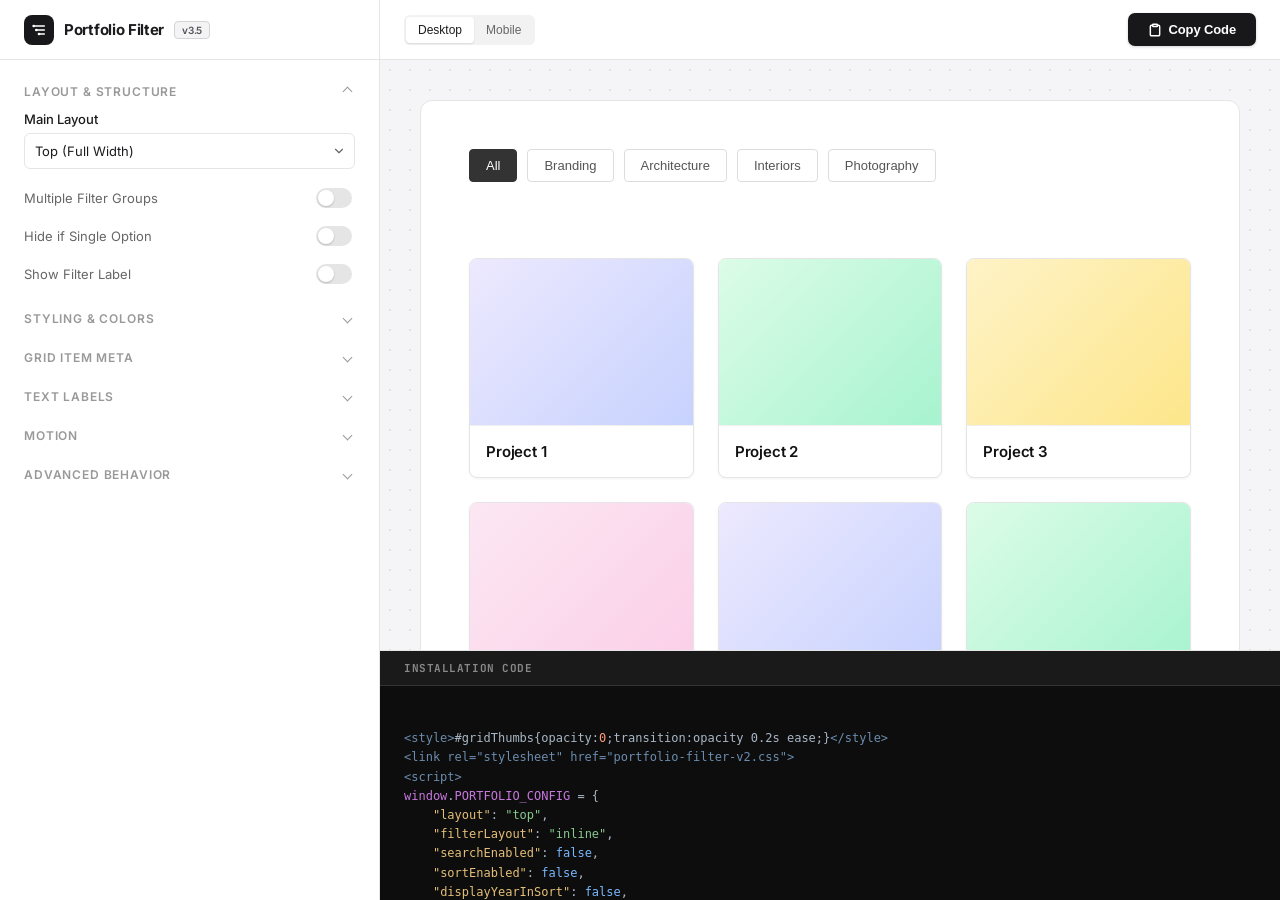
<file: config-generator-v3.html>
<!DOCTYPE html>
<html lang="en">
<head>
    <meta charset="UTF-8" />
    <meta name="viewport" content="width=device-width, initial-scale=1.0" />
    <title>Portfolio Filter — Config Generator v3.5</title>

    <link rel="preconnect" href="https://fonts.googleapis.com">
    <link rel="preconnect" href="https://fonts.gstatic.com" crossorigin>
    <link href="https://fonts.googleapis.com/css2?family=Inter:wght@400;500;600&family=JetBrains+Mono:wght@400;500&display=swap" rel="stylesheet">

    <style>
        :root {
            /* --- THEME VARIABLES --- */
            --bg-body: #F5F5F7;
            --bg-sidebar: #FFFFFF;
            --text-main: #1C1C1E;
            --text-secondary: #666666;
            --text-tertiary: #999999;
            --border-light: #E5E5E5;
            --border-hover: #D4D4D4;
            --border-active: #18181B;
            --accent: #18181B;
            --accent-hover: #09090B;
            --accent-contrast: #FFFFFF;
            --shadow-sm: 0 1px 2px rgba(0,0,0,0.04);
            --shadow-md: 0 4px 6px -1px rgba(0,0,0,0.05), 0 2px 4px -1px rgba(0,0,0,0.03);
            --radius-sm: 6px;
            --radius-md: 8px;
            --radius-lg: 12px;
            --sidebar-width: 380px;
            --header-height: 60px;
        }

        * { box-sizing: border-box; outline: none; }

        body {
            font-family: 'Inter', sans-serif;
            background: var(--bg-body);
            color: var(--text-main);
            margin: 0;
            padding: 0;
            height: 100vh;
            display: flex;
            overflow: hidden;
            font-size: 13px;
            -webkit-font-smoothing: antialiased;
        }

        /* --- SIDEBAR --- */
        .sidebar {
            width: var(--sidebar-width);
            background: var(--bg-sidebar);
            border-right: 1px solid var(--border-light);
            display: flex;
            flex-direction: column;
            z-index: 20;
        }

        .sidebar-header {
            height: var(--header-height);
            padding: 0 24px;
            border-bottom: 1px solid var(--border-light);
            display: flex;
            align-items: center;
            justify-content: space-between;
            background: rgba(255,255,255,0.8);
            backdrop-filter: blur(10px);
        }

        .sidebar-header h2 {
            font-size: 15px;
            font-weight: 700;
            margin: 0;
            display: flex;
            align-items: center;
            gap: 10px;
            letter-spacing: -0.02em;
        }

        .brand-icon {
            width: 30px; height: 30px;
            background: var(--accent);
            color: #fff;
            border-radius: 8px;
            display: inline-flex;
            align-items: center;
            justify-content: center;
            flex-shrink: 0;
        }

        .sidebar-header .badge {
            font-size: 10px;
            background: #F4F4F5;
            padding: 2px 7px;
            border-radius: 4px;
            color: #52525B;
            font-weight: 600;
            border: 1px solid #D4D4D8;
        }

        .sidebar-content {
            flex: 1;
            overflow-y: auto;
            padding: 24px;
        }

        .sidebar-content::-webkit-scrollbar { width: 6px; }
        .sidebar-content::-webkit-scrollbar-thumb { background: #E5E5E5; border-radius: 3px; }
        .sidebar-content::-webkit-scrollbar-thumb:hover { background: #D4D4D4; }

        .group { margin-bottom: 24px; }

        .group-header {
            font-size: 12px;
            font-weight: 600;
            text-transform: uppercase;
            letter-spacing: 0.07em;
            color: var(--text-tertiary);
            margin-bottom: 12px;
            cursor: pointer;
            display: flex;
            align-items: center;
            justify-content: space-between;
            transition: color 0.2s;
        }

        .group-header:hover { color: var(--text-main); }

        .group-header::after {
            content: '';
            width: 6px; height: 6px;
            border-right: 1.5px solid currentColor;
            border-bottom: 1.5px solid currentColor;
            transform: rotate(45deg);
            transition: transform 0.2s;
            margin-right: 4px;
        }

        .group.open .group-header::after { transform: rotate(-135deg); }
        .group-body { display: none; }
        .group.open .group-body { display: block; animation: slideIn 0.2s ease-out; }

        @keyframes slideIn { from { opacity: 0; transform: translateY(-5px); } to { opacity: 1; transform: translateY(0); } }

        .control-row { margin-bottom: 16px; }

        label {
            display: block;
            font-size: 13px;
            font-weight: 500;
            margin-bottom: 6px;
            color: var(--text-main);
        }

        .helper-text {
            font-size: 11px;
            color: var(--text-secondary);
            margin-top: 6px;
            line-height: 1.4;
        }

        input[type="text"], input[type="number"], select {
            width: 100%;
            height: 36px;
            padding: 0 10px;
            font-family: inherit;
            font-size: 13px;
            border: 1px solid var(--border-light);
            border-radius: var(--radius-sm);
            background: #fff;
            color: var(--text-main);
            transition: all 0.15s;
            appearance: none;
        }

        input:hover, select:hover { border-color: var(--border-hover); }
        input:focus, select:focus { border-color: var(--border-active); box-shadow: 0 0 0 3px rgba(0,0,0,0.08); }

        select {
            background-image: url("data:image/svg+xml;charset=UTF-8,%3csvg xmlns='http://www.w3.org/2000/svg' viewBox='0 0 24 24' fill='none' stroke='%23666' stroke-width='2' stroke-linecap='round' stroke-linejoin='round'%3e%3cpolyline points='6 9 12 15 18 9'%3e%3c/polyline%3e%3c/svg%3e");
            background-repeat: no-repeat;
            background-position: right 8px center;
            background-size: 14px;
            padding-right: 30px;
        }

        .toggle-row {
            display: flex;
            align-items: center;
            justify-content: space-between;
            margin-bottom: 12px;
            min-height: 24px;
        }

        .toggle-row label { margin: 0; font-weight: 400; color: var(--text-secondary); }

        input[type="checkbox"] {
            appearance: none;
            width: 36px;
            height: 20px;
            background: #E5E5E5;
            border-radius: 20px;
            position: relative;
            cursor: pointer;
            transition: 0.2s;
            border: none;
        }

        input[type="checkbox"]::after {
            content: '';
            position: absolute;
            top: 2px; left: 2px;
            width: 16px; height: 16px;
            background: #fff;
            border-radius: 50%;
            box-shadow: 0 1px 2px rgba(0,0,0,0.2);
            transition: 0.2s cubic-bezier(0.4, 0.0, 0.2, 1);
        }

        input[type="checkbox"]:checked { background: var(--accent); }
        input[type="checkbox"]:checked::after { transform: translateX(16px); }

        .color-row {
            display: flex;
            flex-direction: column;
            gap: 8px;
            background: #FAFAFA;
            padding: 12px;
            border-radius: var(--radius-md);
            border: 1px solid var(--border-light);
        }

        .color-chip {
            display: flex;
            align-items: center;
            justify-content: space-between;
        }

        .color-chip .color-label { font-size: 12px; font-weight: 500; }

        input[type="color"] {
            width: 28px;
            height: 28px;
            padding: 0;
            border: 1px solid var(--border-light);
            border-radius: 50%;
            overflow: hidden;
            cursor: pointer;
            background: none;
        }

        input[type="color"]::-webkit-color-swatch-wrapper { padding: 0; }
        input[type="color"]::-webkit-color-swatch { border: none; border-radius: 50%; }

        /* --- MAIN CONTENT --- */
        .main-content {
            flex: 1;
            display: flex;
            flex-direction: column;
            background: #F5F5F7;
            position: relative;
        }

        .topbar {
            height: var(--header-height);
            padding: 0 24px;
            border-bottom: 1px solid var(--border-light);
            background: #fff;
            display: flex;
            align-items: center;
            justify-content: space-between;
        }

        .device-toggle {
            background: #F2F2F2;
            padding: 2px;
            border-radius: 6px;
            display: flex;
        }

        .device-toggle button {
            border: none;
            background: transparent;
            padding: 6px 12px;
            font-size: 12px;
            font-weight: 500;
            color: var(--text-secondary);
            cursor: pointer;
            border-radius: 4px;
            transition: 0.2s;
        }

        .device-toggle button.active {
            background: #fff;
            color: var(--text-main);
            box-shadow: 0 1px 2px rgba(0,0,0,0.1);
        }

        .copy-btn {
            background: var(--accent);
            color: var(--accent-contrast);
            border: none;
            padding: 9px 20px;
            border-radius: 7px;
            font-weight: 600;
            font-size: 13px;
            letter-spacing: -0.01em;
            cursor: pointer;
            display: flex;
            align-items: center;
            gap: 7px;
            transition: transform 0.1s, background 0.2s;
            box-shadow: 0 1px 3px rgba(0,0,0,0.18);
        }
        .copy-btn:hover { background: var(--accent-hover); }
        .copy-btn:active { transform: scale(0.97); }
        .copy-btn.copied { background: #0EA5E9; box-shadow: 0 1px 3px rgba(14,165,233,0.3); }

        .preview-container {
            flex: 1;
            overflow-y: auto;
            padding: 40px;
            display: flex;
            justify-content: center;
            align-items: flex-start;
            background-image: radial-gradient(#E1E1E1 1px, transparent 1px);
            background-size: 20px 20px;
        }

        #previewFrame {
            background: #fff;
            width: 100%;
            max-width: 1100px;
            min-height: 600px;
            box-shadow: var(--shadow-lg);
            border-radius: var(--radius-lg);
            padding: 48px;
            transition: width 0.3s cubic-bezier(0.25, 0.8, 0.25, 1);
            display: flex;
            flex-direction: column;
            border: 1px solid var(--border-light);
        }

        #previewFrame.mobile {
            width: 375px;
            padding: 24px;
            border-radius: 30px;
            border: 8px solid #333;
        }

        .code-drawer {
            height: 250px;
            background: #0D0D0D;
            color: #E1E1E1;
            display: flex;
            flex-direction: column;
            border-top: 1px solid var(--border-light);
            font-family: 'JetBrains Mono', monospace;
        }

        .drawer-header {
            padding: 10px 24px;
            background: #1A1A1A;
            border-bottom: 1px solid #333;
            display: flex;
            align-items: center;
            justify-content: space-between;
        }

        .drawer-header h3 {
            margin: 0;
            font-size: 11px;
            text-transform: uppercase;
            letter-spacing: 0.05em;
            color: #888;
        }

        #codeOutput {
            flex: 1;
            padding: 24px;
            margin: 0;
            overflow: auto;
            font-size: 12px;
            line-height: 1.6;
            color: #A9B7C6;
        }

        /* --- SYNTAX HIGHLIGHTING --- */
        #codeOutput .hl-key   { color: #E5BF78; }   /* amber  — JSON keys   */
        #codeOutput .hl-str   { color: #87C98F; }   /* green  — strings     */
        #codeOutput .hl-bool  { color: #79B8FF; }   /* blue   — booleans    */
        #codeOutput .hl-num   { color: #FF9D7C; }   /* orange — numbers     */
        #codeOutput .hl-tag   { color: #6B8CAE; }   /* slate  — HTML tags   */
        #codeOutput .hl-kw    { color: #C678DD; }   /* purple — JS keywords */

        .mobile-tabs { display: none; }
        .mobile-copy-btn { display: none; }

        @media (max-width: 1023px) {
            body { flex-direction: column; height: 100vh; overflow: hidden; }
            .main-content { display: none; }

            /* Sidebar: fixed panel, full height above the tab bar */
            .sidebar {
                position: fixed;
                top: 0; left: 0; right: 0;
                bottom: calc(68px + env(safe-area-inset-bottom));
                width: 100%;
                border-right: none;
                display: none;
                flex-direction: column;
                z-index: 50;
            }

            /* Sidebar header is a flex sibling to sidebar-content,
               so it stays pinned at the top while only sidebar-content scrolls */
            .sidebar-header {
                flex-shrink: 0;
            }

            /* Tab bar */
            .mobile-tabs {
                display: flex;
                position: fixed; bottom: 0; left: 0; right: 0;
                background: #fff;
                border-top: 1px solid #E5E5E5;
                z-index: 100;
                height: 68px;
                padding: 8px 12px;
                padding-bottom: calc(8px + env(safe-area-inset-bottom));
                gap: 6px;
                align-items: stretch;
            }

            /* Each tab button */
            .tab-btn {
                flex: 1;
                border: none;
                background: transparent;
                color: var(--text-tertiary);
                font-size: 11px;
                font-weight: 500;
                font-family: inherit;
                cursor: pointer;
                border-radius: 10px;
                display: flex;
                flex-direction: column;
                align-items: center;
                justify-content: center;
                gap: 4px;
                transition: background 0.18s ease, color 0.18s ease;
                -webkit-tap-highlight-color: transparent;
            }

            .tab-btn svg { opacity: 0.5; transition: opacity 0.18s ease; }

            /* Active tab — dark filled pill */
            .tab-btn.active {
                background: var(--accent);
                color: #fff;
                font-weight: 600;
            }
            .tab-btn.active svg { opacity: 1; }

            /* Show Copy Code button inside sidebar header on mobile */
            .mobile-copy-btn { display: flex; }

            /* Settings tab */
            body.tab-edit .sidebar { display: flex; }
            body.tab-edit .main-content { display: none; }

            /* Preview tab */
            body.tab-preview .sidebar { display: none; }
            body.tab-preview .main-content {
                display: flex;
                position: fixed;
                top: 0; left: 0; right: 0;
                bottom: calc(68px + env(safe-area-inset-bottom));
                height: auto;
            }
            body.tab-preview .code-drawer { display: none; }

            /* Code tab */
            body.tab-code .sidebar { display: none; }
            body.tab-code .main-content {
                display: flex;
                position: fixed;
                top: 0; left: 0; right: 0;
                bottom: calc(68px + env(safe-area-inset-bottom));
                height: auto;
            }
            body.tab-code .preview-container { display: none; }
            body.tab-code .code-drawer { flex: 1; height: auto; }
        }

        /* -------------------------------------------------------------
           MOCK PREVIEW CSS
        ------------------------------------------------------------- */
        .mock-wrapper {
            width: 100%;
            font-size: 14px;
            --pf-sticky-top: 20px;
            --pf-tag-bg: #f0f0f0;
            --pf-tag-text: #333;
            --pf-tag-radius: 4px;
            --pf-tag-border-width: 0px;
            --pf-tag-border-color: #cccccc;
            --pf-tag-pad-x: 6px;
            --pf-tag-pad-y: 2px;
            --pf-tag-font-size: 14px;
            --pf-truncate-font-size: 14px;
            --pf-truncate-text-color: #333;
        }

        /* --- PREVIEW GRID CARDS --- */
        .mock-item {
            position: relative;
            background: #FFFFFF;
            border-radius: var(--radius-md);
            overflow: hidden;
            display: flex;
            flex-direction: column;
            border: 1px solid #E5E5E5;
            box-shadow: 0 1px 3px rgba(0,0,0,0.05);
            transition: transform 0.2s ease, box-shadow 0.2s ease;
        }

        .mock-item:hover {
            transform: translateY(-2px);
            box-shadow: 0 10px 20px rgba(0,0,0,0.08);
            border-color: #D4D4D4;
        }

        .mock-item-image-placeholder {
            width: 100%;
            aspect-ratio: 4/3;
            background: linear-gradient(135deg, #EDE9FE 0%, #C7D2FE 100%);
            position: relative;
            border-bottom: 1px solid #F0F0F0;
        }
        .mock-item:nth-child(4n+1) .mock-item-image-placeholder { background: linear-gradient(135deg, #EDE9FE 0%, #C7D2FE 100%); }
        .mock-item:nth-child(4n+2) .mock-item-image-placeholder { background: linear-gradient(135deg, #DCFCE7 0%, #A7F3D0 100%); }
        .mock-item:nth-child(4n+3) .mock-item-image-placeholder { background: linear-gradient(135deg, #FEF3C7 0%, #FDE68A 100%); }
        .mock-item:nth-child(4n+4) .mock-item-image-placeholder { background: linear-gradient(135deg, #FCE7F3 0%, #FBCFE8 100%); }

        .mock-item-txt {
            padding: 16px;
            display: flex;
            flex-direction: column;
            gap: 6px;
        }

        .mock-item-txt h4 { margin: 0; font-size: 15px; font-weight: 600; color: #111; letter-spacing: -0.01em; }
        .mock-item-excerpt { font-size: 13px; color: #666; line-height: 1.5; margin-top: 4px; }

        .mock-item-meta-wrapper { display: flex; flex-wrap: wrap; gap: 6px; align-items: center; }

        .mock-meta-item { font-size: 12px; color: #666; font-weight: 500; }

        .mock-wrapper.pf-tag-style-pills .mock-meta-item {
            background: var(--pf-tag-bg);
            color: var(--pf-tag-text);
            border-radius: var(--pf-tag-radius);
            border: var(--pf-tag-border-width) solid var(--pf-tag-border-color);
            padding: var(--pf-tag-pad-y) var(--pf-tag-pad-x);
            font-size: var(--pf-tag-font-size);
            font-weight: 500;
        }

        /* --- LAYOUT LOGIC --- */
        .mock-wrapper.mock-layout-sidebar {
            display: flex;
            align-items: flex-start;
            gap: 4%;
        }
        .mock-wrapper.mock-layout-sidebar .mock-controls {
            width: var(--pf-sidebar-width, 30%);
            flex-shrink: 0;
        }
        .mock-wrapper.mock-layout-sidebar .mock-content {
            width: var(--pf-grid-width, 70%);
            flex-grow: 1;
        }
        .mock-wrapper.mock-layout-top {
            display: flex;
            flex-direction: column;
        }
        .mock-wrapper.mock-layout-top .mock-controls {
            width: 100%;
            margin-bottom: 30px;
        }

        /* --- PREVIEW CONTROLS STRUCTURE (TOP LAYOUT) --- */
        .mock-controls-top-row {
            display: flex; justify-content: space-between; align-items: flex-start; gap: 20px;
            width: 100%; margin-bottom: 16px;
        }
        .mock-controls-left { flex: 1; }
        .mock-controls-right {
            display: flex; gap: 10px; align-items: center; flex-shrink: 0;
        }
        .mock-reset-row { width: 100%; display: flex; justify-content: flex-end; margin-top: 10px; }

        /* Meta Layouts */
        .mock-item-txt.meta-layout-split {
            display: flex; flex-wrap: wrap; justify-content: space-between; align-items: baseline;
        }
        .mock-item-txt.meta-layout-split .mock-item-excerpt { width: 100%; }

        .mock-item-txt.meta-layout-stacked-above h4 { margin-top: 0; }
        .mock-item-txt .mock-item-excerpt { order: 999; }

        .mock-item-txt.meta-layout-overlay-top-left,
        .mock-item-txt.meta-layout-overlay-top-right {
            position: static !important;
        }
        .mock-item-txt.meta-layout-overlay-top-left .mock-item-meta-wrapper {
            position: absolute; top: 12px; left: 12px; z-index: 10; margin: 0;
        }
        .mock-item-txt.meta-layout-overlay-top-right .mock-item-meta-wrapper {
            position: absolute; top: 12px; right: 12px; z-index: 10; margin: 0; justify-content: flex-end;
        }
        [class*="meta-layout-overlay"] .mock-meta-item {
            background: rgba(255, 255, 255, 0.95) !important;
            color: #000 !important;
            box-shadow: 0 2px 8px rgba(0,0,0,0.1);
            backdrop-filter: blur(4px);
        }

        /* --- PREVIEW CONTROL ELEMENTS --- */
        .mock-options { display: flex; flex-wrap: wrap; gap: 8px; margin-bottom: 0; transition: max-height 0.3s ease; }
        .mock-filter-group { margin-bottom: 24px; }
        .mock-filter-header { font-weight: 600; text-transform: uppercase; font-size: 11px; margin-bottom: 10px; color: #555; letter-spacing: 0.05em; }

        /* Buttons */
        .mock-btn {
            border: 1px solid #E5E7EB; background: #fff; color: #333;
            padding: 8px 16px; border-radius: 4px; cursor: pointer; transition: all 0.2s;
            font-size: 13px; font-weight: 500;
        }
        .mock-btn:hover { border-color: #B0B0B0; }
        .mock-btn.active { border-color: #111; background: #111; color: #fff; }

        /* Minimal Text */
        .mock-wrapper.inline-variant-text .mock-btn {
            border: none; background: transparent; padding: 0; color: #555; font-weight: 400;
        }
        .mock-wrapper.inline-variant-text .mock-btn:hover { color: #111; }
        .mock-wrapper.inline-variant-text .mock-btn.active { text-decoration: underline; color: #000; font-weight: 600; }

        /* Checkboxes in Preview */
        .mock-label-check {
            display: flex; align-items: center; gap: 8px; margin-bottom: 6px; cursor: pointer;
            font-size: 14px; color: #333; width: 100%;
        }
        .mock-label-check input[type="checkbox"] {
            appearance: none; width: 16px; height: 16px; border: 1px solid #c7c7c7; border-radius: 3px;
            background: transparent; display: inline-grid; place-content: center; margin: 0;
            transition: border-color 0.2s ease, background-color 0.2s ease, box-shadow 0.2s ease;
        }
        .mock-label-check input[type="checkbox"]::after {
            content: ''; width: 6px; height: 10px; border-right: 2px solid #fff; border-bottom: 2px solid #fff;
            transform: rotate(45deg) scale(0); transition: transform 0.15s ease;
        }
        .mock-label-check input[type="checkbox"]:checked { background: #111; border-color: #111; }
        .mock-label-check input[type="checkbox"]:checked::after { transform: rotate(45deg) scale(1); }
        .mock-label-check input[type="checkbox"]:focus-visible { box-shadow: 0 0 0 3px rgba(0,0,0,0.08); }

        .mock-count { opacity: 0.6; font-size: 0.85em; margin-left: 4px; }

        /* Dropdowns in Preview */
        .mock-dropdown-header {
            border: 1px solid #E5E7EB; padding: 10px 14px; border-radius: 6px; cursor: pointer;
            display: flex; justify-content: space-between; align-items: center; background: #fff;
            font-size: 13px; font-weight: 500; width: 200px; /* Constrain width */
        }
        .mock-dropdown-header .mock-caret {
            width: 10px; height: 10px; transition: transform 0.2s;
        }
        .mock-dropdown-content {
            border: 1px solid #E5E7EB; border-radius: 6px; padding: 10px; margin-top: 6px; background: #fff;
            box-shadow: 0 4px 12px rgba(0,0,0,0.05);
            max-height: 0; overflow: hidden; opacity: 0; position: static; width: 200px;
            transition: max-height 0.3s ease, opacity 0.3s ease;
        }

        #previewFrame:not(.mobile) .mock-wrapper.mock-layout-top .mock-filter-group {
            position: relative;
        }

        #previewFrame:not(.mobile) .mock-wrapper.mock-layout-top .mock-dropdown-content {
            position: absolute;
            top: 100%;
            left: 0;
            z-index: 25;
        }

        .mock-filter-group.open .mock-dropdown-content {
            max-height: 400px; opacity: 1; overflow: visible;
        }
        .mock-filter-group.open .mock-dropdown-header .mock-caret,
        .mock-filter-group.accordion.open .mock-filter-header .mock-caret {
            transform: rotate(180deg);
        }

        /* Accordion */
        .mock-filter-group.accordion .mock-options {
            max-height: 0; overflow: hidden; opacity: 0;
            transition: max-height 0.3s ease, opacity 0.3s ease;
        }
        .mock-filter-group.accordion.open .mock-options {
            max-height: 500px; opacity: 1;
        }
        .mock-filter-group.accordion .mock-filter-header {
            display: flex; justify-content: space-between; cursor: pointer;
        }
        /* Fix Mobile Caret Size */
        #previewFrame.mobile .mock-filter-group.accordion .mock-filter-header .mock-caret { width: 10px; height: 10px; }

        /* Show More Button */
        .mock-truncate-toggle {
            background: none; border: none; padding: 0; color: #666; text-decoration: underline;
            cursor: pointer; font-size: 12px; margin-top: 8px; display: block;
        }

        /* Search Input */
        .mock-controls input#mockSearchInput {
            height: 38px; padding: 0 32px 0 12px; min-width: 200px;
            border-radius: 6px; border: 1px solid #D6D6D6; background: transparent;
            font-size: 13px; transition: border-color 0.2s ease, box-shadow 0.2s ease, background-color 0.2s ease;
            background-image: url("data:image/svg+xml,%3Csvg xmlns='http://www.w3.org/2000/svg' width='14' height='14' viewBox='0 0 24 24' fill='none' stroke='%23888' stroke-width='2' stroke-linecap='round' stroke-linejoin='round'%3E%3Ccircle cx='11' cy='11' r='8'%3E%3C/circle%3e%3Cline x1='21' y1='21' x2='16.65' y2='16.65'%3E%3C/line%3E%3C/svg%3E");
            background-repeat: no-repeat; background-position: right 10px center;
        }
        .mock-controls input#mockSearchInput:focus {
            border-color: #111; box-shadow: 0 0 0 3px rgba(0,0,0,0.08);
        }

        /* Sort Select */
        .mock-sort-select {
            height: 38px; padding: 0 28px 0 12px; border: 1px solid #D6D6D6; border-radius: 6px;
            font-size: 13px; cursor: pointer; background: transparent;
            background-image: url("data:image/svg+xml;charset=UTF-8,%3csvg xmlns='http://www.w3.org/2000/svg' viewBox='0 0 24 24' fill='none' stroke='%23666' stroke-width='2' stroke-linecap='round' stroke-linejoin='round'%3e%3cpolyline points='6 9 12 15 18 9'%3e%3c/polyline%3e%3c/svg%3e");
            background-repeat: no-repeat; background-position: right 8px center; background-size: 12px;
            appearance: none;
        }

        .mock-sort-select:focus {
            border-color: #111;
            box-shadow: 0 0 0 3px rgba(0,0,0,0.08);
        }

        #previewFrame:not(.mobile) .mock-controls-right input#mockSearchInput,
        #previewFrame:not(.mobile) .mock-controls-right .mock-sort-select {
            width: 220px;
            max-width: 100%;
        }

        /* Load More / Reset Buttons */
        .mock-load-btn {
            background: #1C1C1E; color: #fff; border: none; padding: 8px 16px; border-radius: 6px;
            cursor: pointer; font-weight: 500; font-size: 12px; height: 38px;
        }
        .mock-load-btn:hover { opacity: 0.9; }
        .mock-pagination { margin-top: 40px; display: flex; flex-direction: column; align-items: flex-end; width: 100%; }
        .mock-pag-txt { margin-bottom: 12px; font-size: 12px; color: #666; }

        /* Topbar inline: one filter group per full row (mirrors real plugin behaviour) */
        .mock-controls-left.inline-layout .mock-filter-group {
            width: 100%;
        }

        /* Sidebar filter direction */
        .mock-controls.filter-dir-vertical .mock-options {
            flex-direction: column;
            align-items: flex-start;
        }
        .mock-controls.filter-dir-horizontal .mock-options {
            flex-direction: row;
            flex-wrap: wrap;
        }
        /* Subcategories always vertical */
        .mock-controls.filter-dir-vertical .mock-sub-options,
        .mock-controls.filter-dir-horizontal .mock-sub-options {
            flex-direction: column;
            align-items: flex-start;
        }

        /* Grid — responsive: 3 cols wide, 2 cols medium, 1 col narrow */
        .mock-grid {
            display: grid;
            grid-template-columns: repeat(auto-fill, minmax(min(100%, 220px), 1fr));
            gap: 24px;
        }

        /* Sticky */
        .mock-wrapper.sticky-enabled .mock-controls {
            position: sticky; top: var(--pf-sticky-top);
            max-height: calc(100vh - var(--pf-sticky-top) - 20px);
            overflow-y: auto; scrollbar-color: transparent transparent;
        }
        .mock-wrapper.sticky-enabled .mock-controls:hover { scrollbar-color: rgba(0,0,0,0.2) transparent; }

        /* Mobile Preview Overrides */
        #previewFrame.mobile .mock-grid { grid-template-columns: repeat(auto-fill, minmax(140px, 1fr)); }
        #previewFrame.mobile .mock-wrapper.sticky-enabled .mock-controls { position: static !important; }

        #previewFrame.mobile .mock-controls-top-row { flex-direction: column; gap: 16px; }
        #previewFrame.mobile .mock-controls-right { width: 100%; flex-direction: column; align-items: stretch; }
        #previewFrame.mobile .mock-controls-left { width: 100%; }
        #previewFrame.mobile .mock-reset-row { justify-content: flex-start; }
        #previewFrame.mobile .mock-dropdown-header, #previewFrame.mobile .mock-dropdown-content { width: 100%; }

        #previewFrame.mobile .mock-wrapper.mock-layout-sidebar { flex-direction: column; }
        #previewFrame.mobile .mock-wrapper.mock-layout-sidebar .mock-controls { width: 100%; margin-bottom: 20px; }
        #previewFrame.mobile .mock-wrapper.mock-layout-sidebar .mock-content { width: 100%; }

        #previewFrame.mobile .mobile-style-chips .mock-options { flex-wrap: nowrap; overflow-x: auto; padding-bottom: 4px; }
        #previewFrame.mobile .mobile-style-wrap .mock-options { flex-wrap: wrap; }
        #previewFrame.mobile .mobile-style-checkbox .mock-options { flex-direction: column; align-items: flex-start; }

    </style>
</head>

<body class="tab-edit">

    <div class="mobile-tabs">
        <button class="tab-btn active" onclick="setTab('edit')">
            <svg width="16" height="16" viewBox="0 0 24 24" fill="none" stroke="currentColor" stroke-width="2" stroke-linecap="round" stroke-linejoin="round"><circle cx="12" cy="12" r="3"/><path d="M19.4 15a1.65 1.65 0 0 0 .33 1.82l.06.06a2 2 0 1 1-2.83 2.83l-.06-.06a1.65 1.65 0 0 0-1.82-.33 1.65 1.65 0 0 0-1 1.51V21a2 2 0 1 1-4 0v-.09A1.65 1.65 0 0 0 9 19.4a1.65 1.65 0 0 0-1.82.33l-.06.06a2 2 0 1 1-2.83-2.83l.06-.06A1.65 1.65 0 0 0 4.68 15a1.65 1.65 0 0 0-1.51-1H3a2 2 0 1 1 0-4h.09A1.65 1.65 0 0 0 4.6 9a1.65 1.65 0 0 0-.33-1.82l-.06-.06a2 2 0 1 1 2.83-2.83l.06.06A1.65 1.65 0 0 0 9 4.68a1.65 1.65 0 0 0 1-1.51V3a2 2 0 1 1 4 0v.09a1.65 1.65 0 0 0 1 1.51 1.65 1.65 0 0 0 1.82-.33l.06-.06a2 2 0 1 1 2.83 2.83l-.06.06A1.65 1.65 0 0 0 19.4 9a1.65 1.65 0 0 0 1.51 1H21a2 2 0 1 1 0 4h-.09a1.65 1.65 0 0 0-1.51 1z"/></svg>
            Settings
        </button>
        <button class="tab-btn" onclick="setTab('preview')">
            <svg width="16" height="16" viewBox="0 0 24 24" fill="none" stroke="currentColor" stroke-width="2" stroke-linecap="round" stroke-linejoin="round"><rect x="2" y="3" width="20" height="14" rx="2"/><line x1="8" y1="21" x2="16" y2="21"/><line x1="12" y1="17" x2="12" y2="21"/></svg>
            Preview
        </button>
        <button class="tab-btn" onclick="setTab('code')">
            <svg width="16" height="16" viewBox="0 0 24 24" fill="none" stroke="currentColor" stroke-width="2" stroke-linecap="round" stroke-linejoin="round"><polyline points="16 18 22 12 16 6"/><polyline points="8 6 2 12 8 18"/></svg>
            Code
        </button>
    </div>

    <div class="sidebar">
        <div class="sidebar-header">
            <h2>
                <span class="brand-icon">
                    <svg width="16" height="16" viewBox="0 0 24 24" fill="none" stroke="currentColor" stroke-width="2.2" stroke-linecap="round" stroke-linejoin="round"><line x1="4" y1="6" x2="20" y2="6"/><line x1="8" y1="12" x2="20" y2="12"/><line x1="12" y1="18" x2="20" y2="18"/><circle cx="4" cy="6" r="2" fill="currentColor" stroke="none"/><circle cx="8" cy="12" r="2" fill="currentColor" stroke="none"/><circle cx="12" cy="18" r="2" fill="currentColor" stroke="none"/></svg>
                </span>
                Portfolio Filter <span class="badge">v3.5</span>
            </h2>
            <button class="copy-btn mobile-copy-btn" id="mobileCopyBtn" onclick="copyCode()">
                <svg width="14" height="14" viewBox="0 0 24 24" fill="none" stroke="currentColor" stroke-width="2.5" stroke-linecap="round" stroke-linejoin="round"><path d="M16 4h2a2 2 0 0 1 2 2v14a2 2 0 0 1-2 2H6a2 2 0 0 1-2-2V6a2 2 0 0 1 2-2h2"></path><rect x="8" y="2" width="8" height="4" rx="1" ry="1"></rect></svg>
                Copy Code
            </button>
        </div>
        <div class="sidebar-content">

            <div class="group open">
                <div class="group-header" onclick="togGroup(this)">Layout & Structure</div>
                <div class="group-body">
                    <div class="control-row">
                        <label>Main Layout</label>
                        <select id="layout">
                            <option value="top" selected>Top (Full Width)</option>
                            <option value="sidebar">Sidebar (Left 30% / Right 70%)</option>
                        </select>
                    </div>

                    <div class="toggle-row" id="stickyRow">
                        <label>Sticky Sidebar</label>
                        <input type="checkbox" id="stickySidebar">
                    </div>

                    <div class="control-row" id="stickySpacingRow" style="display:none;">
                        <label>Top Offset (px)</label>
                        <input type="number" id="stickyTopSpacing" value="20">
                        <div class="helper-text">Space from top of screen.</div>
                    </div>

                    <div class="toggle-row">
                        <label>Multiple Filter Groups</label>
                        <input type="checkbox" id="multipleFilterGroups">
                    </div>
                    <div class="toggle-row">
                        <label>Hide if Single Option</label>
                        <input type="checkbox" id="hideSingleValueFilters">
                    </div>
                    <div class="toggle-row" id="showFilterLabelRow">
                        <label>Show Filter Label</label>
                        <input type="checkbox" id="showFilterLabel">
                    </div>

                    <div class="control-row" id="sidebarWidthRow" style="display:none;">
                        <label>Sidebar Width (%)</label>
                        <input type="number" id="sidebarWidthPercent" value="30" min="10" max="90">
                    </div>
                    <div class="control-row" id="gridWidthRow" style="display:none;">
                        <label>Grid Width (%)</label>
                        <input type="number" id="gridWidthPercent" value="70" min="10" max="90">
                    </div>
                    <div class="control-row" id="filterDirectionRow" style="display:none;">
                        <label>Filter Options Layout</label>
                        <select id="filterDirection">
                            <option value="vertical" selected>Vertical (one per row)</option>
                            <option value="horizontal">Horizontal (wrap)</option>
                        </select>
                        <div class="helper-text">How filter options are displayed in the sidebar.</div>
                    </div>
                </div>
            </div>

            <div class="group">
                <div class="group-header" onclick="togGroup(this)">Styling & Colors</div>
                <div class="group-body">
                    <div class="control-row">
                        <label>Preset Theme</label>
                        <select id="stylePreset">
                            <option value="buttons">Buttons (Solid)</option>
                            <option value="underline">Underline (Tabs)</option>
                            <option value="minimal">Minimal Text</option>
                        </select>
                    </div>

                    <div class="control-row">
                        <label>Alignment</label>
                        <select id="align">
                            <option value="left">Left</option>
                            <option value="center">Center</option>
                            <option value="right">Right</option>
                        </select>
                    </div>

                    <div class="control-row" style="display: grid; grid-template-columns: 1fr 1fr; gap: 10px;">
                        <div><label>Gap (px)</label><input type="number" id="gap" value="10"></div>
                        <div><label>Margin (px)</label><input type="number" id="marginBottom" value="30"></div>
                    </div>

                    <div class="control-row" style="display: grid; grid-template-columns: 1fr 1fr; gap: 10px;">
                        <div><label>Radius</label><input type="number" id="radius" value="4"></div>
                        <div><label>Border</label><input type="number" id="borderWidth" value="1"></div>
                    </div>

                    <div class="control-row" style="display: grid; grid-template-columns: 1fr 1fr; gap: 10px;">
                        <div><label>Pad Vert</label><input type="number" id="padV" value="8"></div>
                        <div><label>Pad Horiz</label><input type="number" id="padH" value="16"></div>
                    </div>

                    <div class="color-row">
                        <div class="color-chip"><span class="color-label">Active Background</span><input type="color" id="c_bg_act" value="#333333"></div>
                        <div class="color-chip"><span class="color-label">Active Text</span><input type="color" id="c_txt_act" value="#ffffff"></div>
                        <div class="color-chip"><span class="color-label">Default Text</span><input type="color" id="c_txt_def" value="#555555"></div>
                        <input type="hidden" id="c_bg_def" value="transparent">
                        <input type="hidden" id="c_bor_def" value="#dddddd">
                        <input type="hidden" id="c_bor_act" value="#333333">
                    </div>
                </div>
            </div>

            <div class="group">
                <div class="group-header" onclick="togGroup(this)">Grid Item Meta</div>
                <div class="group-body">

                    <div class="toggle-row"><label>Show Tags</label><input type="checkbox" id="m_tags"></div>

                    <div class="control-row">
                        <label>Meta Layout</label>
                        <select id="metaLayout">
                            <option value="stacked-below">Stacked (Below Title)</option>
                            <option value="stacked-above" selected>Stacked (Above Title)</option>
                            <option value="split">Split (Inline)</option>
                            <option value="overlay-top-left">Overlay (Top Left)</option>
                            <option value="overlay-top-right">Overlay (Top Right)</option>
                        </select>
                    </div>

                    <div class="control-row">
                        <label>Tag Style</label>
                        <select id="tagStyle">
                            <option value="text" selected>Plain Text</option>
                            <option value="pills">Pills / Badges</option>
                        </select>
                    </div>

                    <div id="tagPillSettings" style="display:none; border-left: 2px solid var(--border-light); padding-left: 12px; margin-bottom: 16px;">
                        <div class="color-row">
                            <div class="color-chip"><span class="color-label">Badge Background</span><input type="color" id="tagBgColor" value="#f0f0f0"></div>
                            <div class="color-chip"><span class="color-label">Badge Text</span><input type="color" id="tagTextColor" value="#333333"></div>
                        </div>
                        <div class="control-row" style="margin-top:10px;"><label>Corner Radius (px)</label><input type="number" id="tagRadius" value="4"></div>
                        <input type="hidden" id="tagBorderColor" value="#cccccc">
                        <input type="hidden" id="tagBorderWidth" value="0">
                        <input type="hidden" id="tagPadX" value="6">
                        <input type="hidden" id="tagPadY" value="2">
                        <input type="hidden" id="tagFontSize" value="14">
                    </div>

                    <div class="control-row">
                        <label>Tag Delimiter</label>
                        <div style="display:flex; gap:8px;">
                            <select id="tagDelimiterMode">
                                <option value="space">Space</option>
                                <option value="comma">Comma</option>
                                <option value="pipe">Pipe |</option>
                                <option value="slash">Slash /</option>
                                <option value="custom">Custom</option>
                            </select>
                            <input type="text" id="tagDelimiterCustom" style="display:none; width:60px;" placeholder="Sym">
                        </div>
                    </div>

                    <div class="toggle-row"><label>Show Year</label><input type="checkbox" id="m_year"></div>
                    <div class="toggle-row"><label>Show Location</label><input type="checkbox" id="m_loc"></div>
                    <div class="toggle-row"><label>Show Excerpt</label><input type="checkbox" id="m_exc"></div>
                    <div class="toggle-row"><label>Show Custom Field</label><input type="checkbox" id="m_cust"></div>
                    <div class="control-row" id="customMetaRow" style="display:none;">
                        <label>Custom Field Key</label>
                        <input type="text" id="customMetaFields" placeholder="Client, Author">
                    </div>
                    <div class="toggle-row"><label>Show Labels (e.g. 'Year:')</label><input type="checkbox" id="showMetaLabels"></div>
                </div>
            </div>

            <div class="group">
                <div class="group-header" onclick="togGroup(this)">Text Labels</div>
                <div class="group-body">
                    <div class="control-row"><label>All Text</label><input type="text" id="allText" value="All"></div>
                    <div class="control-row"><label>Reset Text</label><input type="text" id="resetText" value="Reset All"></div>
                    <div class="control-row"><label>Search Placeholder</label><input type="text" id="searchPlaceholder" value="Search projects..."></div>
                    <div class="control-row"><label>Sort Label</label><input type="text" id="sortText" value="Sort By"></div>
                    <div class="control-row"><label>Default Filter Name</label><input type="text" id="defaultFilterName" value="Tags"></div>
                    <div class="control-row"><label>No Results Text</label><input type="text" id="noResultsText" value="No results found."></div>
                </div>
            </div>

            <div class="group">
                <div class="group-header" onclick="togGroup(this)">Motion</div>
                <div class="group-body">
                    <div class="control-row">
                        <label>Grid Animation</label>
                        <select id="gridAnimation">
                            <option value="none">None</option>
                            <option value="fade">Fade In</option>
                            <option value="fade-up" selected>Fade Up</option>
                            <option value="zoom">Zoom</option>
                        </select>
                    </div>
                    <div class="control-row" id="animSpeedRow">
                        <label>Speed</label>
                        <select id="animationSpeed">
                            <option value="slow">Slow</option>
                            <option value="normal" selected>Normal</option>
                            <option value="fast">Fast</option>
                        </select>
                    </div>
                    <div class="toggle-row" id="animStaggerRow">
                        <label>Stagger (Cascade)</label>
                        <input type="checkbox" id="animationStagger" checked>
                    </div>
                </div>
            </div>

            <div class="group">
                <div class="group-header" onclick="togGroup(this)">Advanced Behavior</div>
                <div class="group-body">
                    <div class="control-row">
                        <label>Desktop Filter Style</label>
                        <select id="desktopStyleSelect">
                            <option value="buttons">Buttons</option>
                            <option value="text">Minimal Text</option>
                            <option value="dropdown">Dropdown</option>
                            <option value="checkbox">Checkboxes</option>
                        </select>
                        <div class="helper-text" id="desktopStyleHelper"></div>
                        <input type="hidden" id="filterLayout" value="inline">
                        <input type="hidden" id="desktopInlineVariant" value="buttons">
                    </div>

                    <div class="control-row">
                        <label>Mobile Filter Style</label>
                        <select id="mobileDisplayStyle">
                            <option value="chips">Horizontal Chips</option>
                            <option value="wrap" selected>Stacked Wrap</option>
                            <option value="accordion">Accordion</option>
                            <option value="checkbox">Checkbox</option>
                        </select>
                        <div class="helper-text" id="mobileHelperText"></div>
                    </div>

                    <div class="toggle-row"><label>Search Bar</label><input type="checkbox" id="searchEnabled"></div>
                    <div class="toggle-row"><label>Sorting</label><input type="checkbox" id="sortEnabled"></div>
                    <div class="toggle-row"><label>Show Year in Sort</label><input type="checkbox" id="displayYearInSort"></div>
                    <div class="toggle-row"><label>Reset Button</label><input type="checkbox" id="showResetButton"></div>
                    <div class="toggle-row"><label>Multi-Select</label><input type="checkbox" id="allowMultiSelect"></div>
                    <div class="toggle-row"><label>Show Item Counts</label><input type="checkbox" id="showItemCounts"></div>

                    <div class="toggle-row"><label>Truncate Long Lists</label><input type="checkbox" id="truncateFilters"></div>
                    <div id="truncateSettings" style="display:none;">
                        <div class="control-row"><label>Max Items</label><input type="number" id="truncateMax" value="5"></div>
                        <div class="control-row" style="display: grid; grid-template-columns: 1fr 1fr; gap:10px;">
                            <div><label>More Label</label><input type="text" id="showMoreLabel" value="Show more"></div>
                            <div><label>Less Label</label><input type="text" id="showLessLabel" value="Show less"></div>
                        </div>
                        <input type="hidden" id="truncateToggleFontSize" value="14">
                        <input type="hidden" id="truncateToggleColor" value="#333333">
                    </div>

                    <div class="control-row">
                        <label>Default Sort</label>
                        <select id="defaultSortOrder">
                            <option value="original">Original</option>
                            <option value="asc">A-Z</option>
                            <option value="desc">Z-A</option>
                            <option value="date-newest">Newest</option>
                            <option value="date-oldest">Oldest</option>
                        </select>
                    </div>

                    <div class="toggle-row"><label>Random Order</label><input type="checkbox" id="randomOrder"></div>

                    <div class="control-row">
                        <label>Pagination</label>
                        <select id="pagType">
                            <option value="none">None</option>
                            <option value="loadMore">Load More Button</option>
                        </select>
                    </div>
                    <div class="control-row"><label>Items Per Page</label><input type="number" id="itemsPerPage" value="8"></div>
                    <div class="control-row"><label>Load Button Text</label><input type="text" id="loadMoreLabel" value="Load More Projects"></div>
                    <div class="toggle-row"><label>Show Progress Text</label><input type="checkbox" id="showProgress"></div>
                </div>
            </div>

        </div>
    </div>

    <div class="main-content">
        <div class="topbar">
            <div class="device-toggle">
                <button id="desktopToggle" class="active" onclick="setDev('desktop')">Desktop</button>
                <button id="mobileToggle" onclick="setDev('mobile')">Mobile</button>
            </div>
            <button class="copy-btn" id="copyBtn" onclick="copyCode()">
                <svg width="14" height="14" viewBox="0 0 24 24" fill="none" stroke="currentColor" stroke-width="2.5" stroke-linecap="round" stroke-linejoin="round"><path d="M16 4h2a2 2 0 0 1 2 2v14a2 2 0 0 1-2 2H6a2 2 0 0 1-2-2V6a2 2 0 0 1 2-2h2"></path><rect x="8" y="2" width="8" height="4" rx="1" ry="1"></rect></svg>
                Copy Code
            </button>
        </div>

        <div class="preview-container">
            <div id="previewFrame">
                <div class="mock-wrapper" id="mockWrapper"></div>
            </div>
        </div>

        <div class="code-drawer">
            <div class="drawer-header"><h3>Installation Code</h3></div>
            <pre id="codeOutput"></pre>
        </div>
    </div>

    <script>
      try {
        const TAGS = ['Branding', 'Architecture', 'Interiors', 'Photography']
        const LOCATIONS = ['Miami', 'Austin', 'NYC', 'LA']
        const YEARS = [2022, 2023, 2024, 2025]
        const AUTHORS = ['Alex Kim','Jordan Lee','Taylor Morgan','Riley Chen']
        const CLIENTS = ['Google', 'Apple', 'Nike', 'Tesla']

        let config = {}
        const DATA = Array.from({ length: 60 }, (_, i) => {
          const meta = {
            Location: LOCATIONS[i % LOCATIONS.length],
            Year: YEARS[i % YEARS.length],
            Author: AUTHORS[i % AUTHORS.length],
            Client: CLIENTS[i % CLIENTS.length]
          }
          return {
            id: i,
            title: `Project ${i + 1}`,
            tags: [TAGS[i % TAGS.length], TAGS[(i + 1) % TAGS.length]],
            location: meta.Location,
            year: meta.Year,
            excerpt: `Sample excerpt for Project ${i + 1}. Lorem ipsum dolor sit amet, consectetur adipiscing elit.`,
            author: meta.Author,
            client: meta.Client,
            meta
          }
        })

        let state = {
          page: 1,
          filters: { tags: [], location: [], year: [] },
          search: '',
          sort: 'original'
        }

        /* --- UI HELPERS --- */
        function prepareMockWrapper(el) {
          if (!el || el.dataset.mockWrapperReady === '1') return
          el.classList.add('pf-wrapper-prep')
          el.dataset.mockWrapperReady = '1'
          void el.offsetHeight
          requestAnimationFrame(() => {
            el.classList.add('pf-wrapper-ready')
            el.classList.remove('pf-wrapper-prep')
          })
        }

        function replayMockAnimations(gridEl, items, animMode, staggerOn) {
          if (!gridEl || !items || !items.length) return
          if (animMode === 'none') return

          const delayStep = staggerOn === false ? 0 : 60
          const baseTransform = animMode === 'zoom' ? 'scale(0.97)' : (animMode === 'fade-up' ? 'translateY(10px)' : 'none')

          items.forEach((el, idx) => {
            el.classList.remove('pf-anim-visible', 'is-visible')
            el.style.transition = 'none'
            el.style.opacity = '0'
            el.style.transform = baseTransform
            el.style.setProperty('--mock-anim-delay', `0ms`)
          })

          void gridEl.offsetHeight

          requestAnimationFrame(() => {
            items.forEach((el, idx) => {
              const delay = staggerOn === false ? 0 : idx * delayStep
              el.style.transition = ''
              el.style.opacity = ''
              el.style.transform = ''
              el.style.setProperty('--mock-anim-delay', `${delay}ms`)
              el.classList.add('pf-anim-visible', 'is-visible')
            })
          })
        }

        let rawCode = ''

        /* --- SYNTAX HIGHLIGHTER --- */
        function highlightCode(text) {
          const esc = s => s.replace(/&/g, '&amp;').replace(/</g, '&lt;').replace(/>/g, '&gt;')
          return text.split('\n').map(line => {
            let h = esc(line)
            // HTML tags (escaped angle brackets)
            h = h.replace(/(&lt;\/?[\w][^&]*?&gt;)/g, '<span class="hl-tag">$1</span>')
            // JSON keys: "word":
            h = h.replace(/("(?:[^"\\]|\\.)+")(\s*:)/g, '<span class="hl-key">$1</span>$2')
            // String values after colon
            h = h.replace(/(:\s*)("(?:[^"\\]|\\.)*")/g, (_, pre, str) => `${pre}<span class="hl-str">${str}</span>`)
            // Booleans + null
            h = h.replace(/(:\s*)(true|false|null)(\b)/g, '$1<span class="hl-bool">$2</span>$3')
            // Numbers
            h = h.replace(/(:\s*)(-?\d+(?:\.\d+)?)/g, '$1<span class="hl-num">$2</span>')
            // JS keywords
            h = h.replace(/\b(window|PORTFOLIO_CONFIG|defer)\b/g, '<span class="hl-kw">$1</span>')
            return h
          }).join('\n')
        }

        let sortInitialized = false
        let groupOpenState = {}
        let lastLayout = null
        let lastFilterLayout = null
        let lastMobileBehavior = null
        let lastMobileDisplayStyle = null
        let forceMobileCheckbox = false
        let previewRandomMap = null
        let lastRandomEnabled = false

        function getOptionsFromData(key) {
          const values = new Set()
          DATA.forEach(item => {
            if (Array.isArray(item[key])) item[key].forEach(v => values.add(v))
            else if (item[key] !== undefined && item[key] !== null) values.add(item[key])
          })
          return Array.from(values)
        }

        function getOptionCount(key, value) {
          let count = 0
          DATA.forEach(item => {
            const itemVal = item[key]
            if (Array.isArray(itemVal)) {
              if (itemVal.includes(value)) count += 1
            } else if (itemVal === value) {
              count += 1
            }
          })
          return count
        }

        function parseCustomFieldList(raw) {
          return (raw || '').split(',').map(v => v.trim()).filter(Boolean)
        }

        function mapMetaLayoutClass(layout) {
          const raw = (layout || 'stacked-above').toLowerCase()
          if (raw === 'stacked-above') return 'meta-layout-stacked-above'
          if (raw === 'split') return 'meta-layout-split'
          if (raw === 'overlay-top-left') return 'meta-layout-overlay-top-left'
          if (raw === 'overlay-top-right') return 'meta-layout-overlay-top-right'
          return 'meta-layout-stacked-below'
        }

        function sanitizeKeyForClass(key) {
          return key.toLowerCase().replace(/[^a-z0-9\s-]/g, '').trim().replace(/\s+/g, '-')
        }

        function clampPercent(value) {
          const num = Number(value)
          if (Number.isNaN(num)) return null
          return Math.min(90, Math.max(10, num))
        }

        function getMetaValue(item, keyName) {
          if (!keyName) return null
          const lower = keyName.toLowerCase()
          const metaObj = item.meta || {}
          const matchKey = Object.keys(metaObj).find(k => k.toLowerCase() === lower)
          if (matchKey) return metaObj[matchKey]
          if (lower === 'location') return item.location
          if (lower === 'year') return item.year
          if (lower === 'author') return item.author
          if (lower === 'client') return item.client
          return null
        }

        function shuffleArray(arr) {
          const copy = [...arr]
          for (let i = copy.length - 1; i > 0; i--) {
            const j = Math.floor(Math.random() * (i + 1))
            ;[copy[i], copy[j]] = [copy[j], copy[i]]
          }
          return copy
        }

        function resolveTagDelimiter(mode, custom) {
          if (mode === 'comma') return ', '
          if (mode === 'pipe') return ' | '
          if (mode === 'slash') return ' / '
          if (mode === 'dot') return ' • '
          if (mode === 'custom') return custom || ' '
          return ' '
        }

        function toggleFilter(key, value) {
          if (value === 'ALL_KEY') {
             state.filters[key] = []
          } else {
             const current = Array.isArray(state.filters[key]) ? [...state.filters[key]] : []
             const idx = current.indexOf(value)
             if (config.allowMultiSelect) {
                if (idx >= 0) current.splice(idx, 1)
                else current.push(value)
             } else {
                if (idx >= 0) current.splice(idx, 1)
                else { current.length = 0; current.push(value) }
             }
             state.filters[key] = current
          }
          state.page = 1
          renderMock()
        }

        function resetFilters() {
          state.filters = { tags: [], location: [], year: [] }
          state.search = ''
          state.sort = config.defaultSortOrder || 'original'
          state.page = 1
          const s = document.getElementById('mockSearchInput')
          if (s) s.value = ''
          renderMock()
        }

        function closeMockDropdown(group) {
          if (!group) return
          group.classList.remove('open')
          const header = group.querySelector('.mock-dropdown-header')
          const optsDiv = group.querySelector('.mock-dropdown-content')
          if (header) header.setAttribute('aria-expanded', 'false')
          if (optsDiv) {
            optsDiv.setAttribute('aria-hidden', 'true')
            optsDiv.style.maxHeight = 0
            optsDiv.style.opacity = 0
          }
          if (group.dataset.groupKey) groupOpenState[group.dataset.groupKey] = false
        }

        function closeOtherOpenMenus(currentGroup) {
          if (!currentGroup) return
          const isMobilePreview = document.getElementById('previewFrame')?.classList.contains('mobile')
          const useCheckboxDropdown = config.filterLayout === 'checkbox' && config.layout === 'top'
          const isDropdown = config.filterLayout === 'dropdown' || useCheckboxDropdown
          if (isMobilePreview || config.layout !== 'top' || !isDropdown) return
          const groups = document.querySelectorAll('.mock-controls-left .mock-filter-group.open')
          groups.forEach(group => {
            if (group === currentGroup) return
            closeMockDropdown(group)
          })
        }

        /* --- MOCK RENDERER --- */
        function renderFilterGroup(label, options, key, displayLabel, orderIndex) {
          if (!options || options.length === 0) return null
          if (!config.multipleFilterGroups && key !== 'tags') return null

          const group = document.createElement('div')
          group.className = 'mock-filter-group'

          const layout = config.layout || 'sidebar'
          const isMobilePreview = document.getElementById('previewFrame')?.classList.contains('mobile')
          const mobileDisplayMode = config.mobile?.displayStyle || 'chips'
          const mobileBehavior = config.mobile?.behavior || 'none'
          const useCheckboxDropdown = config.filterLayout === 'checkbox' && layout === 'top'
          const isDropdown = config.filterLayout === 'dropdown' || useCheckboxDropdown
          const isTopbarInline = layout === 'top' && !isDropdown
          const isMultiGroupConfig = config.multipleFilterGroups !== false
          // Auto-accordion: mobile + topbar inline + multiple groups → always accordion
          const isAutoAccordion = isMobilePreview && isTopbarInline && isMultiGroupConfig
          const isAccordion = (mobileBehavior === 'accordion' || isAutoAccordion) && isMobilePreview
          // Desktop vertical layout: topbar inline + multiple groups → items stack vertically
          const isTopbarMultiGroupVertical = !isMobilePreview && isTopbarInline && isMultiGroupConfig
          const mobileCheckboxMode = isMobilePreview && (mobileBehavior === 'checkbox' || mobileDisplayMode === 'checkbox')
          const effectiveMobileStyle = mobileCheckboxMode ? 'checkbox' : mobileDisplayMode
          const forceLabelForLayout = config.filterLayout !== 'inline'
          // Labels always shown for multi-group (needed to identify each filter group)
          const shouldShowLabel = forceLabelForLayout || config.showFilterLabel || isAccordion || isTopbarMultiGroupVertical
          const isChipRow = isMobilePreview && effectiveMobileStyle === 'chips' && !isDropdown

          if (isAccordion) group.classList.add('accordion')
          if (isChipRow) group.classList.add('chip-row')

          group.style.marginBottom = (config.styles.marginBottom || 0) + 'px'
          group.dataset.groupKey = key

          const hasPersisted = typeof groupOpenState[key] === 'boolean'
          const defaultOpen = isDropdown && layout === 'sidebar' && !isMobilePreview && orderIndex === 0
          const startOpen = hasPersisted ? groupOpenState[key] : (isAccordion ? false : defaultOpen)

          if (startOpen) group.classList.add('open')
          groupOpenState[key] = startOpen

          const renderedLabel = displayLabel || label

          /* Truncation */
          const applyMockTruncation = container => {
            if (!config.truncateFilters || !container) return
            const maxVisible = Math.max(parseInt(config.truncateMax, 10) || 0, 0)
            const optionNodes = Array.from(container.children).filter(node => node.classList.contains('mock-option'))
            if (optionNodes.length <= maxVisible) return
            const hidden = optionNodes.slice(maxVisible)
            const hiddenWrap = document.createElement('div')
            hiddenWrap.className = 'mock-truncate-hidden'
            hiddenWrap.style.height = '0px'
            hiddenWrap.style.overflow = 'hidden'
            hiddenWrap.setAttribute('aria-hidden', 'true')
            hidden.forEach(node => hiddenWrap.appendChild(node))

            const toggle = document.createElement('button')
            toggle.type = 'button'
            toggle.className = 'mock-truncate-toggle'
            toggle.textContent = config.textLabels.showMore || 'Show more'
            toggle.setAttribute('aria-expanded', 'false')

            const setExpanded = expanded => {
                const startHeight = hiddenWrap.offsetHeight
                const targetHeight = expanded ? hiddenWrap.scrollHeight : 0
                hiddenWrap.style.height = `${startHeight}px`
                hiddenWrap.setAttribute('aria-hidden', expanded ? 'false' : 'true')
                toggle.textContent = expanded ? config.textLabels.showLess || 'Show less' : config.textLabels.showMore || 'Show more'
                toggle.setAttribute('aria-expanded', expanded ? 'true' : 'false')
                requestAnimationFrame(() => { hiddenWrap.style.height = `${targetHeight}px` })
                const tidy = () => {
                    if (expanded) hiddenWrap.style.height = 'auto'
                    hiddenWrap.removeEventListener('transitionend', tidy)
                }
                hiddenWrap.addEventListener('transitionend', tidy)
            }
            toggle.onclick = () => setExpanded(toggle.getAttribute('aria-expanded') !== 'true')
            container.appendChild(hiddenWrap)
            container.appendChild(toggle)
          }

          /* "All" Button Logic — primary group uses configured allText,
             secondary groups always show plain "All" */
          const groupAllText = orderIndex === 0 ? config.textLabels.allText : 'All'
          const allBtn = createFilterControl(groupAllText, key, true)

          if (isDropdown) {
            const head = document.createElement('div')
            head.className = 'mock-dropdown-header' + (!shouldShowLabel ? ' hide-label' : '')
            head.setAttribute('role', 'button')
            head.innerHTML = `${shouldShowLabel ? renderedLabel : ''} <svg class="mock-caret" viewBox="0 0 10 6" aria-hidden="true"><path d="M1 1l4 4 4-4" stroke="currentColor" stroke-width="1.5" fill="none" stroke-linecap="round" stroke-linejoin="round"></path></svg>`
            const optsDiv = document.createElement('div')
            optsDiv.className = 'mock-dropdown-content'
            optsDiv.style.gap = config.styles.gap + 'px'
            optsDiv.setAttribute('aria-hidden', startOpen ? 'false' : 'true')
            const toggle = () => {
                const willOpen = !group.classList.contains('open')
                if (willOpen) closeOtherOpenMenus(group)
                group.classList.toggle('open')
                const isOpen = group.classList.contains('open')
                head.setAttribute('aria-expanded', isOpen ? 'true' : 'false')
                optsDiv.setAttribute('aria-hidden', isOpen ? 'false' : 'true')
                if (isOpen) {
                    optsDiv.style.maxHeight = optsDiv.scrollHeight + "px";
                    optsDiv.style.opacity = 1;
                } else {
                    optsDiv.style.maxHeight = 0;
                    optsDiv.style.opacity = 0;
                }
                groupOpenState[key] = isOpen
            }
            head.onclick = toggle
            group.appendChild(head)
            optsDiv.appendChild(allBtn)
            options.forEach(opt => optsDiv.appendChild(createFilterControl(opt, key)))
            applyMockTruncation(optsDiv)
            group.appendChild(optsDiv)
            if (isAccordion && startOpen) { requestAnimationFrame(() => { optsDiv.style.maxHeight = `${optsDiv.scrollHeight}px`; optsDiv.style.opacity = 1; }) }
          } else {
            let accordionOptsDiv = null
            if (shouldShowLabel) {
              const head = document.createElement('div')
              head.className = 'mock-filter-header'
              head.innerHTML = `${renderedLabel}${isAccordion ? ' <svg class="mock-caret" viewBox="0 0 10 6" aria-hidden="true"><path d="M1 1l4 4 4-4" stroke="currentColor" stroke-width="1.5" fill="none" stroke-linecap="round" stroke-linejoin="round"></path></svg>' : ''}`
              if (isAccordion) {
                head.setAttribute('role', 'button')
                head.onclick = () => {
                  group.classList.toggle('open')
                  const isOpen = group.classList.contains('open')
                  head.setAttribute('aria-expanded', isOpen ? 'true' : 'false')
                  if (accordionOptsDiv) {
                      accordionOptsDiv.setAttribute('aria-hidden', isOpen ? 'false' : 'true')
                      accordionOptsDiv.style.maxHeight = isOpen ? `${accordionOptsDiv.scrollHeight}px` : '0px'
                      accordionOptsDiv.style.opacity = isOpen ? 1 : 0
                  }
                  groupOpenState[key] = isOpen
                }
              }
              group.appendChild(head)
            }
            const optsDiv = document.createElement('div')
            optsDiv.className = 'mock-options'
            accordionOptsDiv = optsDiv
            if (isAccordion) {
              optsDiv.setAttribute('aria-hidden', startOpen ? 'false' : 'true')
              optsDiv.style.maxHeight = startOpen ? `${optsDiv.scrollHeight}px` : '0px'
              optsDiv.style.opacity = startOpen ? 1 : 0
            }
            optsDiv.style.justifyContent = config.styles.align === 'center' ? 'center' : (config.styles.align === 'right' ? 'flex-end' : 'flex-start')
            optsDiv.style.gap = config.styles.gap + 'px'

            if (isTopbarMultiGroupVertical) {
              // Desktop vertical layout for multi-group topbar inline
              optsDiv.style.flexDirection = 'column'
              optsDiv.style.alignItems = 'flex-start'
              optsDiv.style.flexWrap = 'nowrap'
            } else if (isMobilePreview) {
              if (effectiveMobileStyle === 'chips') {
                optsDiv.style.flexWrap = 'nowrap'; optsDiv.style.overflowX = 'auto';
              } else {
                optsDiv.style.flexWrap = 'wrap'; optsDiv.style.overflow = 'visible';
              }
              if (mobileCheckboxMode) {
                optsDiv.style.flexDirection = 'column'; optsDiv.style.alignItems = 'flex-start'; optsDiv.style.flexWrap = 'nowrap';
              }
            } else {
              optsDiv.style.flexWrap = 'wrap'
            }

            optsDiv.appendChild(allBtn)
            options.forEach(opt => optsDiv.appendChild(createFilterControl(opt, key)))
            group.appendChild(optsDiv)
            applyMockTruncation(optsDiv)
            if (isAccordion && startOpen) { requestAnimationFrame(() => { optsDiv.style.maxHeight = `${optsDiv.scrollHeight}px` }) }
          }
          return group
        }

        function createFilterControl(opt, key, isAll = false) {
          const selected = Array.isArray(state.filters[key]) ? state.filters[key] : []
          const isActive = isAll ? selected.length === 0 : selected.includes(opt)
          let el
          const labelText = String(opt)
          const showCounts = !!config.showItemCounts && !isAll
          const countValue = showCounts ? getOptionCount(key, opt) : null

          const isMobilePreview = document.getElementById('previewFrame')?.classList.contains('mobile')
          const mobileDisplayMode = config.mobile?.displayStyle || 'chips'
          const mobileBehavior = config.mobile?.behavior || 'none'
          const mobileCheckboxMode = isMobilePreview && (mobileBehavior === 'checkbox' || mobileDisplayMode === 'checkbox')
          const useCheckbox = config.filterLayout === 'checkbox' || mobileCheckboxMode

          if (useCheckbox) {
            const label = document.createElement('label')
            label.className = 'mock-label-check mock-option'
            const chk = document.createElement('input')
            chk.type = 'checkbox'
            chk.checked = isActive
            chk.onchange = () => toggleFilter(key, isAll ? 'ALL_KEY' : opt)
            label.appendChild(chk)
            label.appendChild(document.createTextNode(labelText))
            if (showCounts) {
              const countEl = document.createElement('span')
              countEl.className = 'mock-count'
              countEl.textContent = `(${countValue})`
              label.appendChild(countEl)
            }
            el = label
          } else {
            const btn = document.createElement('button')
            btn.type = 'button'
            btn.className = 'mock-btn mock-option'
            btn.appendChild(document.createTextNode(labelText))
            if (showCounts) {
              const countEl = document.createElement('span')
              countEl.className = 'mock-count'
              countEl.textContent = `(${countValue})`
              btn.appendChild(countEl)
            }
            if (isActive) btn.classList.add('active')

            const s = config.styles
            const isTextVariant = config.filterLayout === 'inline' && config.desktopInlineVariant === 'text'

            if (isTextVariant) {
                btn.style.background = 'transparent'
                btn.style.border = 'none'
                btn.style.padding = '0'
                btn.style.color = isActive ? '#000' : '#555'
                btn.style.fontWeight = isActive ? '600' : '400'
                if (isActive) btn.style.textDecoration = 'underline'
            } else if (s.stylePreset === 'underline') {
                btn.style.background = 'transparent'
                btn.style.border = 'none'
                btn.style.borderBottom = `2px solid ${isActive ? s.colorActive.border : 'transparent'}`
                btn.style.borderRadius = 0
                btn.style.color = isActive ? s.colorActive.text : s.colorDefault.text
                btn.style.padding = `${s.paddingVertical}px ${s.paddingHorizontal}px`
            } else {
                Object.assign(btn.style, {
                  borderRadius: `${s.radius}px`,
                  padding: `${s.paddingVertical}px ${s.paddingHorizontal}px`,
                  border: `${s.borderWidth}px solid ${isActive ? s.colorActive.border : s.colorDefault.border}`,
                  background: isActive ? s.colorActive.bg : s.colorDefault.bg,
                  color: isActive ? s.colorActive.text : s.colorDefault.text
                })
            }
            btn.onclick = e => { e.preventDefault(); toggleFilter(key, isAll ? 'ALL_KEY' : opt) }
            el = btn
          }
          return el
        }

        function renderMock() {
          const wrap = document.getElementById('mockWrapper')
          if (!wrap) return

          const prevSearch = document.getElementById('mockSearchInput')
          const wasSearchFocused = prevSearch && document.activeElement === prevSearch
          const selection = wasSearchFocused ? { start: prevSearch.selectionStart, end: prevSearch.selectionEnd } : null

          const isMobilePreview = document.getElementById('previewFrame')?.classList.contains('mobile')
          const mobileDisplayMode = config.mobile?.displayStyle || 'chips'
          const mobileBehavior = config.mobile?.behavior || 'none'
          const effectiveMobileStyle = (mobileBehavior === 'checkbox' || mobileDisplayMode === 'checkbox') ? 'checkbox' : mobileDisplayMode
          const pillStyle = ['pill', 'pills', 'badge', 'badges'].includes((config.tagStyle?.style || 'text').toLowerCase())
          const metaLayout = (config.metaDisplay?.metaLayout || 'stacked-above').toLowerCase()
          const metaLayoutClassName = mapMetaLayoutClass(metaLayout)
          const stickyEnabled = !!config.stickySidebar && config.layout === 'sidebar'
          const sortLabel = (config.textLabels?.sortText || 'Sort By').trim() || 'Sort By'

          // Auto-accordion: mobile + topbar inline + multiple groups
          const renderIsTopbarInline = config.layout === 'top' && config.filterLayout !== 'dropdown' && config.filterLayout !== 'checkbox'
          const renderIsMultiGroup = config.multipleFilterGroups !== false
          const effectiveMobileBehavior = (mobileBehavior === 'accordion' || (isMobilePreview && renderIsTopbarInline && renderIsMultiGroup)) ? 'accordion' : mobileBehavior

          wrap.innerHTML = ''
          const mobileClasses = isMobilePreview ? ` mobile-style-${effectiveMobileStyle} mobile-behavior-${effectiveMobileBehavior}` : ''
          const inlineVariantClass = (config.filterLayout === 'inline' && config.desktopInlineVariant === 'text') ? ' inline-variant-text' : ''
          wrap.className = `mock-wrapper mock-layout-${config.layout}${mobileClasses}${inlineVariantClass} mock-anim ${config.gridAnimation}${pillStyle ? ' pf-tag-style-pills' : ''}${stickyEnabled ? ' sticky-enabled' : ''}`

          prepareMockWrapper(wrap)

          const speedMap = { slow: '0.8s', normal: '0.5s', fast: '0.3s' }
          wrap.style.setProperty('--mock-anim-duration', speedMap[config.animationSpeed] || '0.5s')
          wrap.style.setProperty('--mock-anim-delay-step', config.animationStagger === false ? '0ms' : '60ms')
          wrap.style.setProperty('--pf-group-gap', `${config.styles.marginBottom || 0}px`)
          wrap.style.setProperty('--pf-sticky-top', `${parseInt(config.stickyTopSpacing, 10) || 0}px`)
          wrap.style.setProperty('--pf-tag-bg', config.tagStyle?.bg || '#f0f0f0')
          wrap.style.setProperty('--pf-tag-text', config.tagStyle?.text || '#333333')
          wrap.style.setProperty('--pf-tag-radius', `${parseInt(config.tagStyle?.radius, 10) || 4}px`)
          wrap.style.setProperty('--pf-tag-border-width', `${parseInt(config.tagStyle?.borderWidth, 10) || 0}px`)
          wrap.style.setProperty('--pf-tag-border-color', config.tagStyle?.borderColor || '#cccccc')
          wrap.style.setProperty('--pf-tag-pad-x', `${parseInt(config.tagStyle?.padX, 10) || 6}px`)
          wrap.style.setProperty('--pf-tag-pad-y', `${parseInt(config.tagStyle?.padY, 10) || 2}px`)
          wrap.style.setProperty('--pf-tag-font-size', isNaN(parseInt(config.tagStyle?.fontSize, 10)) ? '14px' : `${parseInt(config.tagStyle?.fontSize, 10)}px`)
          wrap.style.setProperty('--pf-truncate-font-size', isNaN(parseInt(config.truncateToggle?.fontSize, 10)) ? '14px' : `${parseInt(config.truncateToggle?.fontSize, 10)}px`)
          wrap.style.setProperty('--pf-truncate-text-color', config.truncateToggle?.textColor || '#333')

          const sidebarWidthSetting = clampPercent(config.sidebarWidthPercent ?? 30) ?? 30
          const gridWidthSetting = clampPercent(config.gridWidthPercent ?? 70) ?? 70
          wrap.style.setProperty('--pf-sidebar-width', `${sidebarWidthSetting}%`)
          wrap.style.setProperty('--pf-grid-width', `${gridWidthSetting}%`)
          wrap.classList.toggle('pf-show-meta-labels', !!config.showMetaLabels)
          forceMobileCheckbox = isMobilePreview && (mobileBehavior === 'checkbox' || mobileDisplayMode === 'checkbox')

          /* CONTROLS STRUCTURE */
          const controls = document.createElement('div')
          controls.className = 'mock-controls'

          if (config.layout === 'top') {
              const topRow = document.createElement('div')
              topRow.className = 'mock-controls-top-row'

              const leftCol = document.createElement('div')
              leftCol.className = 'mock-controls-left' + (config.filterLayout === 'inline' ? ' inline-layout' : '')

              const rightCol = document.createElement('div')
              rightCol.className = 'mock-controls-right'

              // Filter Groups -> Left
              let renderIndex = 0
              const appendGroup = node => { if(node){ leftCol.appendChild(node); renderIndex++ } }
              appendGroup(renderFilterGroup(config.textLabels.defaultFilterName, getOptionsFromData('tags'), 'tags', undefined, renderIndex))
              appendGroup(renderFilterGroup('Location', LOCATIONS, 'location', undefined, renderIndex))
              appendGroup(renderFilterGroup('Year', YEARS, 'year', undefined, renderIndex))
              topRow.appendChild(leftCol)

              // Search & Sort -> Right
              if (config.searchEnabled) {
                const s = document.createElement('input')
                s.id = 'mockSearchInput'
                s.placeholder = config.textLabels.searchPlaceholder
                s.value = state.search
                s.oninput = e => { state.search = e.target.value.toLowerCase(); state.page = 1; renderMock() }
                s.onkeydown = e => { if (e.key === 'Enter') e.preventDefault() }
                rightCol.appendChild(s)
                if (wasSearchFocused) {
                  setTimeout(() => { s.focus(); if (selection) s.setSelectionRange(selection.start, selection.end) }, 0)
                }
              }
              if (config.sortEnabled) {
                  const sel = document.createElement('select')
                  sel.className = 'mock-sort-select'
                  let options = `<option value="original">${sortLabel}</option><option value="asc">Name (A-Z)</option><option value="desc">Name (Z-A)</option>`
                  if (config.displayYearInSort) options += `<option value="date-newest">Year (Newest)</option><option value="date-oldest">Year (Oldest)</option>`
                  sel.innerHTML = options
                  if (!config.displayYearInSort && state.sort.startsWith('date')) state.sort = 'original'
                  sel.value = state.sort
                  sel.onchange = e => { state.sort = e.target.value; renderMock() }
                  rightCol.appendChild(sel)
              }
              if (rightCol.children.length > 0) topRow.appendChild(rightCol)
              controls.appendChild(topRow)

              // Reset Row
              if (config.showResetButton) {
                  const resetRow = document.createElement('div')
                  resetRow.className = 'mock-reset-row'
                  const reset = document.createElement('button')
                  reset.className = 'mock-load-btn'
                  reset.textContent = config.textLabels.resetText
                  reset.onclick = () => resetFilters()
                  resetRow.appendChild(reset)
                  controls.appendChild(resetRow)
              }

          } else {
              // Sidebar Layout (Standard Column)
              const filterDir = config.layout === 'sidebar' ? (config.filterDirection || 'vertical') : null
              if (filterDir) controls.classList.add(`filter-dir-${filterDir}`)

              if (config.searchEnabled) {
                const s = document.createElement('input')
                s.id = 'mockSearchInput'
                s.placeholder = config.textLabels.searchPlaceholder
                s.style.marginBottom = '15px'; s.style.width = '100%'
                s.value = state.search
                s.oninput = e => { state.search = e.target.value.toLowerCase(); state.page = 1; renderMock() }
                controls.appendChild(s)
                if (wasSearchFocused) {
                  setTimeout(() => { s.focus(); if (selection) s.setSelectionRange(selection.start, selection.end) }, 0)
                }
              }
              let renderIndex = 0
              const appendGroup = node => { if(node){ controls.appendChild(node); renderIndex++ } }
              appendGroup(renderFilterGroup(config.textLabels.defaultFilterName, getOptionsFromData('tags'), 'tags', undefined, renderIndex))
              appendGroup(renderFilterGroup('Location', LOCATIONS, 'location', undefined, renderIndex))
              appendGroup(renderFilterGroup('Year', YEARS, 'year', undefined, renderIndex))

              if (config.sortEnabled || config.showResetButton) {
                const sortDiv = document.createElement('div')
                sortDiv.className = 'mock-sort-row'
                if (config.sortEnabled) {
                  const sel = document.createElement('select')
                  sel.className = 'mock-sort-select'
                  let options = `<option value="original">${sortLabel}</option><option value="asc">Name (A-Z)</option><option value="desc">Name (Z-A)</option>`
                  if (config.displayYearInSort) options += `<option value="date-newest">Year (Newest)</option><option value="date-oldest">Year (Oldest)</option>`
                  sel.innerHTML = options
                  sel.value = state.sort
                  sel.onchange = e => { state.sort = e.target.value; renderMock() }
                  sortDiv.appendChild(sel)
                }
                if (config.showResetButton) {
                  const reset = document.createElement('button')
                  reset.className = 'mock-load-btn'; reset.style.marginLeft = config.sortEnabled ? 'auto' : '0'
                  reset.textContent = config.textLabels.resetText
                  reset.onclick = () => resetFilters()
                  sortDiv.appendChild(reset)
                }
                if (sortDiv.children.length) controls.appendChild(sortDiv)
              }
          }

          wrap.appendChild(controls)

          /* CONTENT */
          const contentCol = document.createElement('div')
          contentCol.className = 'mock-content'
          const grid = document.createElement('div')
          grid.className = 'mock-grid'

          const filtered = DATA.filter(item => {
            const selectedTags = Array.isArray(state.filters.tags) ? state.filters.tags : []
            const selectedLoc = Array.isArray(state.filters.location) ? state.filters.location : []
            const selectedYear = Array.isArray(state.filters.year) ? state.filters.year : []
            const tagMatch = !selectedTags.length || (item.tags && selectedTags.some(v => item.tags.includes(v)))
            const locMatch = !selectedLoc.length || selectedLoc.includes(item.location)
            const yearMatch = !selectedYear.length || selectedYear.some(v => String(v) === String(item.year))
            const metaSearch = Object.values(item.meta || {}).map(v => (Array.isArray(v) ? v.join(' ') : v)).join(' ')
            const searchMatch = !state.search || [item.title, (item.tags || []).join(' '), item.location, item.year, item.excerpt, item.author, metaSearch].join(' ').toLowerCase().includes(state.search)
            return tagMatch && locMatch && yearMatch && searchMatch
          })

          if (!config.randomOrder) { previewRandomMap = null; lastRandomEnabled = false; }
          if (config.randomOrder && state.sort === 'original') {
            if (!previewRandomMap || previewRandomMap.size !== DATA.length) {
              previewRandomMap = new Map()
              shuffleArray(DATA.map(d => d.id)).forEach((id, idx) => previewRandomMap.set(id, idx))
            }
            lastRandomEnabled = true
            filtered.sort((a, b) => {
              const aIdx = previewRandomMap?.get(a.id) ?? a.id
              const bIdx = previewRandomMap?.get(b.id) ?? b.id
              return aIdx - bIdx
            })
          }
          if (state.sort === 'asc') filtered.sort((a, b) => a.title.localeCompare(b.title))
          if (state.sort === 'desc') filtered.sort((a, b) => b.title.localeCompare(a.title))
          if (state.sort === 'date-newest') filtered.sort((a, b) => b.year - a.year)
          if (state.sort === 'date-oldest') filtered.sort((a, b) => a.year - b.year)

          const limit = config.pagination.type === 'none' ? filtered.length : state.page * config.pagination.itemsPerPage
          const shown = filtered.slice(0, limit)

          const showCustomMeta = config.metaDisplay.showCustomMeta ?? config.metaDisplay.showCustom
          let customFieldNames = showCustomMeta ? parseCustomFieldList(config.metaDisplay.customMetaFields) : []
          if (showCustomMeta && customFieldNames.length === 0) customFieldNames = ['Author']
          const ensureField = label => { if (!customFieldNames.some(f => f.toLowerCase() === label.toLowerCase())) customFieldNames.push(label) }
          if (showCustomMeta && config.metaDisplay.showLocation) ensureField('Location')
          if (showCustomMeta && config.metaDisplay.showYear) ensureField('Year')

          const delayStep = config.animationStagger === false ? 0 : 60
          const createdItems = []

          shown.forEach((item, idx) => {
            const el = document.createElement('div')
            el.className = 'mock-item'
            el.classList.add(metaLayoutClassName)

            const delay = config.gridAnimation !== 'none' ? idx * delayStep : 0
            el.style.setProperty('--mock-anim-delay', `${delay}ms`)

            const metaPieces = []
            if (config.metaDisplay.showTags && item.tags && item.tags.length) {
              if (pillStyle) {
                item.tags.forEach(t => metaPieces.push(`<span class="mock-meta-item mock-meta-tag">${t}</span>`))
              } else {
                metaPieces.push(`<span class="mock-meta-item mock-meta-tag">${(item.tags || []).join(config.metaDisplay.tagDelimiter || ' ')}</span>`)
              }
            }
            if (config.metaDisplay.showLocation && !showCustomMeta) {
                const labelHTML = config.showMetaLabels ? `<span class="mock-meta-label">Location: </span>` : '';
                metaPieces.push(`<span class="mock-meta-item mock-meta-location">${labelHTML}${item.location}</span>`)
            }
            if (config.metaDisplay.showYear && !showCustomMeta) {
                const labelHTML = config.showMetaLabels ? `<span class="mock-meta-label">Year: </span>` : '';
                metaPieces.push(`<span class="mock-meta-item mock-meta-year">${labelHTML}${item.year}</span>`)
            }
            if (showCustomMeta) {
              customFieldNames.forEach(name => {
                const rawVal = getMetaValue(item, name)
                if (rawVal === undefined || rawVal === null) return
                const delimiter = name.toLowerCase() === 'location' ? ' ' : config.metaDisplay.tagDelimiter || ' '
                const valueText = Array.isArray(rawVal) ? rawVal.join(delimiter) : rawVal
                if (String(valueText).trim() === '') return
                const label = name.trim() || name
                const safeKey = sanitizeKeyForClass(label || 'custom')
                const labelHTML = config.showMetaLabels ? `<span class="custom-tag-${safeKey}">${label}: </span>` : '';
                metaPieces.push(`<div class="custom-tag-${safeKey}-wrapper mock-meta-item mock-meta-custom">${labelHTML}<span class="custom-tag-value">${valueText}</span></div>`)
              })
            }

            const metaWrapperHtml = metaPieces.length ? `<div class="mock-item-meta-wrapper">${metaPieces.join('')}</div>` : ''
            const excerptHtml = config.metaDisplay.showExcerpt ? `<div class="mock-item-excerpt">${item.excerpt}</div>` : ''

            const metaBeforeTitle = metaLayoutClassName === 'meta-layout-stacked-above' || metaLayoutClassName.includes('overlay')
            const titleHtml = `<h4 class="portfolio-title">${item.title}</h4>`
            const combined = metaBeforeTitle ? `${metaWrapperHtml}${titleHtml}` : `${titleHtml}${metaWrapperHtml}`

            el.innerHTML = `
               <div class="mock-item-image-placeholder"></div>
               <div class="mock-item-txt ${metaLayoutClassName}">
                   ${combined}
                   ${excerptHtml}
               </div>`
            grid.appendChild(el)
            createdItems.push(el)
          })

          contentCol.appendChild(grid)
          requestAnimationFrame(() => { replayMockAnimations(grid, createdItems, config.gridAnimation, config.animationStagger) })

          if (!shown.length) {
            const empty = document.createElement('div')
            empty.className = 'mock-empty'
            const emptyMsg = document.createElement('p')
            emptyMsg.style.margin = '0 0 12px'
            emptyMsg.textContent = config.noResultsText || 'No results found.'
            empty.appendChild(emptyMsg)
            const emptyReset = document.createElement('button')
            emptyReset.className = 'mock-load-btn'
            emptyReset.style.cssText = 'display:block; margin:0 auto; background:none; border:none; text-decoration:underline; cursor:pointer; font-size:12px; color:#888; padding:0;'
            emptyReset.textContent = config.textLabels?.resetText || 'Reset All'
            emptyReset.onclick = () => { resetFilters(); renderMock() }
            empty.appendChild(emptyReset)
            contentCol.appendChild(empty)
          }

          if (config.pagination.type !== 'none' && shown.length < filtered.length) {
            const pag = document.createElement('div')
            pag.className = 'mock-pagination'
            if (config.pagination.showProgress) {
              pag.innerHTML += `<div class="mock-pag-txt">Showing ${shown.length} of ${filtered.length} Projects</div>`
            }
            const btn = document.createElement('button')
            btn.className = 'mock-load-btn'
            btn.textContent = config.pagination.loadMoreLabel
            btn.onclick = () => { state.page++; renderMock() }
            pag.appendChild(btn)
            contentCol.appendChild(pag)
          }
          wrap.appendChild(contentCol)
        }

        /* --- UPDATE & INIT --- */
        function updateAll() {
          try {
            // Mobile Style Helper Logic
            const mobileStyle = document.getElementById('mobileDisplayStyle').value
            const mobileHelper = document.getElementById('mobileHelperText')
            if (mobileHelper) {
                const map = { chips: 'Best space saver.', wrap: 'Shows all tags.', accordion: 'Expandable list.', checkbox: 'Good for many items.' }
                mobileHelper.textContent = map[mobileStyle] || ''
            }

            // Motion UI Logic
            const gridAnim = document.getElementById('gridAnimation')?.value || 'fade-up'
            const showMotionControls = gridAnim !== 'none'
            if (document.getElementById('animSpeedRow')) document.getElementById('animSpeedRow').style.display = showMotionControls ? 'block' : 'none'
            if (document.getElementById('animStaggerRow')) document.getElementById('animStaggerRow').style.display = showMotionControls ? 'flex' : 'none'

            // Mobile Logic
            let mobileDisplayStyle = 'wrap'
            let mobileBehavior = 'none'
            if (mobileStyle === 'wrap') mobileDisplayStyle = 'wrap'
            else if (mobileStyle === 'checkbox') { mobileDisplayStyle = 'checkbox'; mobileBehavior = 'checkbox' }
            else if (mobileStyle === 'accordion') { mobileDisplayStyle = 'wrap'; mobileBehavior = 'accordion' }

            // Filter Layout Logic
            const filterLayoutValue = document.getElementById('filterLayout').value
            const inlineVariantValue = document.getElementById('desktopInlineVariant').value || 'buttons'
            const isInlineLayout = filterLayoutValue === 'inline'

            const showFilterLabelToggle = document.getElementById('showFilterLabel')
            if (document.getElementById('showFilterLabelRow')) document.getElementById('showFilterLabelRow').style.display = isInlineLayout ? 'flex' : 'none'
            if (showFilterLabelToggle) showFilterLabelToggle.disabled = !isInlineLayout
            const effectiveShowLabel = isInlineLayout ? (showFilterLabelToggle?.checked ?? true) : true

            // Custom Meta Logic
            const customToggle = document.getElementById('m_cust')
            if (document.getElementById('customMetaRow')) document.getElementById('customMetaRow').style.display = customToggle?.checked ? 'block' : 'none'

            // Tag Pills Logic
            const tagStyleVal = document.getElementById('tagStyle')?.value || 'text'
            const showPillControls = ['pill', 'pills', 'badge', 'badges'].includes(tagStyleVal)
            if (document.getElementById('tagPillSettings')) document.getElementById('tagPillSettings').style.display = showPillControls ? 'block' : 'none'

            // Sticky & Width Logic
            const isSidebar = document.getElementById('layout').value === 'sidebar'
            if (document.getElementById('stickyRow')) document.getElementById('stickyRow').style.display = isSidebar ? 'flex' : 'none'
            if (document.getElementById('stickySpacingRow')) document.getElementById('stickySpacingRow').style.display = (isSidebar && document.getElementById('stickySidebar').checked) ? 'block' : 'none'
            if (document.getElementById('sidebarWidthRow')) document.getElementById('sidebarWidthRow').style.display = isSidebar ? 'flex' : 'none'
            if (document.getElementById('gridWidthRow')) document.getElementById('gridWidthRow').style.display = isSidebar ? 'flex' : 'none'
            if (document.getElementById('filterDirectionRow')) document.getElementById('filterDirectionRow').style.display = isSidebar ? 'block' : 'none'

            // Truncate Logic
            if (document.getElementById('truncateSettings')) document.getElementById('truncateSettings').style.display = document.getElementById('truncateFilters').checked ? 'block' : 'none'

            // Delimiter Logic
            const tagDelimiterMode = document.getElementById('tagDelimiterMode').value
            if (document.getElementById('tagDelimiterCustom')) document.getElementById('tagDelimiterCustom').style.display = tagDelimiterMode === 'custom' ? 'block' : 'none'

            const safeInt = (id, def) => parseInt(document.getElementById(id)?.value, 10) || def
            // For CSS number strings in JSON as requested
            const safeStr = (id, def) => String(parseInt(document.getElementById(id)?.value, 10) || def)
            const safeClamp = (val, def) => { const n = Number(val); return (isNaN(n) ? def : Math.min(90, Math.max(10, n))); }

            config = {
              layout: document.getElementById('layout').value,
              filterLayout: filterLayoutValue,
              searchEnabled: document.getElementById('searchEnabled').checked,
              sortEnabled: document.getElementById('sortEnabled').checked,
              displayYearInSort: document.getElementById('displayYearInSort').checked,
              showResetButton: document.getElementById('showResetButton').checked,
              defaultSortOrder: document.getElementById('defaultSortOrder').value,
              multipleFilterGroups: document.getElementById('multipleFilterGroups').checked,
              hideSingleValueFilters: document.getElementById('hideSingleValueFilters').checked,
              showFilterLabel: effectiveShowLabel,
              allowMultiSelect: document.getElementById('allowMultiSelect').checked,
              showItemCounts: document.getElementById('showItemCounts').checked,
              desktopInlineVariant: inlineVariantValue,
              noResultsText: document.getElementById('noResultsText').value,
              randomOrder: document.getElementById('randomOrder').checked,
              filterDirection: document.getElementById('filterDirection')?.value || 'vertical',
              stickySidebar: document.getElementById('stickySidebar').checked,
              stickyTopSpacing: safeInt('stickyTopSpacing', 20),
              truncateFilters: document.getElementById('truncateFilters').checked,
              truncateMax: safeInt('truncateMax', 5),
              truncateToggle: {
                fontSize: safeInt('truncateToggleFontSize', 14),
                textColor: document.getElementById('truncateToggleColor').value
              },
              textLabels: {
                allText: document.getElementById('allText').value,
                resetText: document.getElementById('resetText').value,
                searchPlaceholder: document.getElementById('searchPlaceholder').value,
                sortText: document.getElementById('sortText').value,
                defaultFilterName: document.getElementById('defaultFilterName').value,
                showMore: document.getElementById('showMoreLabel').value,
                showLess: document.getElementById('showLessLabel').value
              },
              pagination: {
                type: document.getElementById('pagType').value === 'infinite' ? 'none' : document.getElementById('pagType').value,
                itemsPerPage: safeInt('itemsPerPage', 12),
                loadMoreLabel: document.getElementById('loadMoreLabel').value,
                showProgress: document.getElementById('showProgress').checked
              },
              styles: {
                stylePreset: document.getElementById('stylePreset').value,
                align: document.getElementById('align').value,
                gap: safeStr('gap', 10),
                marginBottom: safeStr('marginBottom', 30),
                radius: safeStr('radius', 4),
                paddingVertical: safeStr('padV', 8),
                paddingHorizontal: safeStr('padH', 16),
                borderWidth: safeStr('borderWidth', 1),
                colorDefault: { bg: document.getElementById('c_bg_def').value, text: document.getElementById('c_txt_def').value, border: document.getElementById('c_bor_def').value },
                colorActive: { bg: document.getElementById('c_bg_act').value, text: document.getElementById('c_txt_act').value, border: document.getElementById('c_bor_act').value }
              },
              tagStyle: {
                style: document.getElementById('tagStyle').value.toLowerCase(),
                bg: document.getElementById('tagBgColor').value,
                text: document.getElementById('tagTextColor').value,
                radius: safeInt('tagRadius', 4),
                borderColor: document.getElementById('tagBorderColor').value,
                borderWidth: safeInt('tagBorderWidth', 0),
                padX: safeInt('tagPadX', 6),
                padY: safeInt('tagPadY', 2),
                fontSize: safeInt('tagFontSize', 14)
              },
              metaDisplay: {
                showTags: document.getElementById('m_tags').checked,
                tagDelimiter: resolveTagDelimiter(tagDelimiterMode, document.getElementById('tagDelimiterCustom').value),
                tagDelimiterMode: tagDelimiterMode,
                tagDelimiterCustom: document.getElementById('tagDelimiterCustom').value,
                metaLayout: document.getElementById('metaLayout').value.toLowerCase(),
                showYear: document.getElementById('m_year').checked,
                showLocation: document.getElementById('m_loc').checked,
                showExcerpt: document.getElementById('m_exc').checked,
                showCustomMeta: document.getElementById('m_cust').checked,
                customMetaFields: document.getElementById('customMetaFields').value,
                showCustom: document.getElementById('m_cust').checked
              },
              showMetaLabels: document.getElementById('showMetaLabels').checked,
              sidebarWidthPercent: safeClamp(document.getElementById('sidebarWidthPercent').value, 30),
              gridWidthPercent: safeClamp(document.getElementById('gridWidthPercent').value, 70),
              mobile: {
                displayStyle: mobileDisplayStyle,
                behavior: mobileBehavior
              },
              gridAnimation: gridAnim,
              animationSpeed: document.getElementById('animationSpeed').value,
              animationStagger: document.getElementById('animationStagger').checked
            }

            if (!sortInitialized) { state.sort = config.defaultSortOrder || 'original'; sortInitialized = true; }
            // If sort changed via settings, update state
            if (state.sort !== config.defaultSortOrder) {
                // If user hasn't manually interacted, sync.
                // Since this is a config generator, mostly we want WYSIWYG
                state.sort = config.defaultSortOrder
            }

            if (lastLayout !== config.layout || lastFilterLayout !== config.filterLayout || lastMobileBehavior !== config.mobile.behavior) {
                groupOpenState = {}
            }
            lastLayout = config.layout; lastFilterLayout = config.filterLayout; lastMobileBehavior = config.mobile.behavior; lastMobileDisplayStyle = mobileStyle;

            renderMock()
            generateCode()
          } catch (e) {
            console.error('Update Error:', e)
            document.getElementById('codeOutput').textContent = 'Error: ' + e.message
          }
        }

        function generateCode() {
          const cfg = {
            layout: config.layout,
            filterLayout: config.filterLayout,
            searchEnabled: config.searchEnabled,
            sortEnabled: config.sortEnabled,
            displayYearInSort: config.displayYearInSort,
            showResetButton: config.showResetButton,
            defaultSortOrder: config.defaultSortOrder,
            multipleFilterGroups: config.multipleFilterGroups,
            hideSingleValueFilters: config.hideSingleValueFilters,
            showFilterLabel: config.showFilterLabel,
            allowMultiSelect: config.allowMultiSelect,
            showItemCounts: config.showItemCounts,
            desktopInlineVariant: config.desktopInlineVariant,
            noResultsText: config.noResultsText,
            randomOrder: config.randomOrder,
            filterDirection: config.filterDirection,
            stickySidebar: config.stickySidebar,
            stickyTopSpacing: config.stickyTopSpacing,
            truncateFilters: config.truncateFilters,
            truncateMax: config.truncateMax,
            truncateToggle: config.truncateToggle,
            textLabels: config.textLabels,
            pagination: config.pagination,
            styles: config.styles,
            tagStyle: config.tagStyle,
            metaDisplay: config.metaDisplay,
            showMetaLabels: config.showMetaLabels,
            sidebarWidthPercent: config.sidebarWidthPercent,
            gridWidthPercent: config.gridWidthPercent,
            mobile: config.mobile,
            gridAnimation: config.gridAnimation,
            animationSpeed: config.animationSpeed,
            animationStagger: config.animationStagger
          }
          const js = `\n<style>#gridThumbs{opacity:0;transition:opacity 0.2s ease;}</style>\n<link rel="stylesheet" href="portfolio-filter-v2.css">\n<script>\nwindow.PORTFOLIO_CONFIG = ${JSON.stringify(cfg, null, 4)};\n<\/script>\n<script src="portfolio-filter-v2.js" defer><\/script>`
          rawCode = js
          document.getElementById('codeOutput').innerHTML = highlightCode(js)
        }

        function initDesktopStyleSelect() {
          const layoutInput = document.getElementById('filterLayout')
          const variantInput = document.getElementById('desktopInlineVariant')
          const select = document.getElementById('desktopStyleSelect')
          const helper = document.getElementById('desktopStyleHelper')
          const helperCopy = {
            buttons: 'Solid clickable pills.',
            text: 'Simple text links.',
            dropdown: 'Space-saving dropdowns.',
            checkbox: 'Standard checkboxes.'
          }
          if (!select) return
          const apply = (val, shouldUpdate = true) => {
            if (val === 'dropdown') { layoutInput.value = 'dropdown'; variantInput.value = 'buttons' }
            else if (val === 'checkbox') { layoutInput.value = 'checkbox'; variantInput.value = 'buttons' }
            else { layoutInput.value = 'inline'; variantInput.value = val === 'text' ? 'text' : 'buttons' }
            if (helper) helper.textContent = helperCopy[val]
            if (shouldUpdate) updateAll()
          }
          select.addEventListener('change', e => apply(e.target.value))

          let initial = 'buttons'
          if (layoutInput.value === 'dropdown') initial = 'dropdown'
          else if (layoutInput.value === 'checkbox') initial = 'checkbox'
          else if (layoutInput.value === 'inline' && variantInput.value === 'text') initial = 'text'
          select.value = initial
          apply(initial, false)
        }

        document.querySelectorAll('input, select').forEach(el => el.addEventListener('input', updateAll))

        window.setTab = function(t) {
          document.body.className = 'tab-' + t
          document.querySelectorAll('.tab-btn').forEach(function(btn) {
            const isActive = btn.getAttribute('onclick') === "setTab('" + t + "')"
            btn.classList.toggle('active', isActive)
          })
        }
        window.setDev = function(d) {
            document.getElementById('previewFrame').className = d
            document.querySelectorAll('.device-toggle button').forEach(b => b.classList.remove('active'))
            document.getElementById(d + 'Toggle').classList.add('active')
            groupOpenState = {}
            renderMock()
        }
        window.togGroup = function(h) { h.parentNode.classList.toggle('open') }
        window.copyCode = function() {
            navigator.clipboard.writeText(rawCode)
            const copiedHTML = `
                <svg width="14" height="14" viewBox="0 0 24 24" fill="none" stroke="currentColor" stroke-width="2.5" stroke-linecap="round" stroke-linejoin="round"><polyline points="20 6 9 17 4 12"></polyline></svg>
                Copied!
            `
            ;['copyBtn', 'mobileCopyBtn'].forEach(function(id) {
                const btn = document.getElementById(id)
                if (!btn) return
                const original = btn.innerHTML
                btn.innerHTML = copiedHTML
                btn.classList.add('copied')
                setTimeout(function() { btn.innerHTML = original; btn.classList.remove('copied') }, 2000)
            })
        }

        initDesktopStyleSelect()
        updateAll()

      } catch (err) {
        document.body.innerHTML = '<h1>Error</h1><p>' + err.message + '</p>'
      }
    </script>
</body>
</html>
</file>
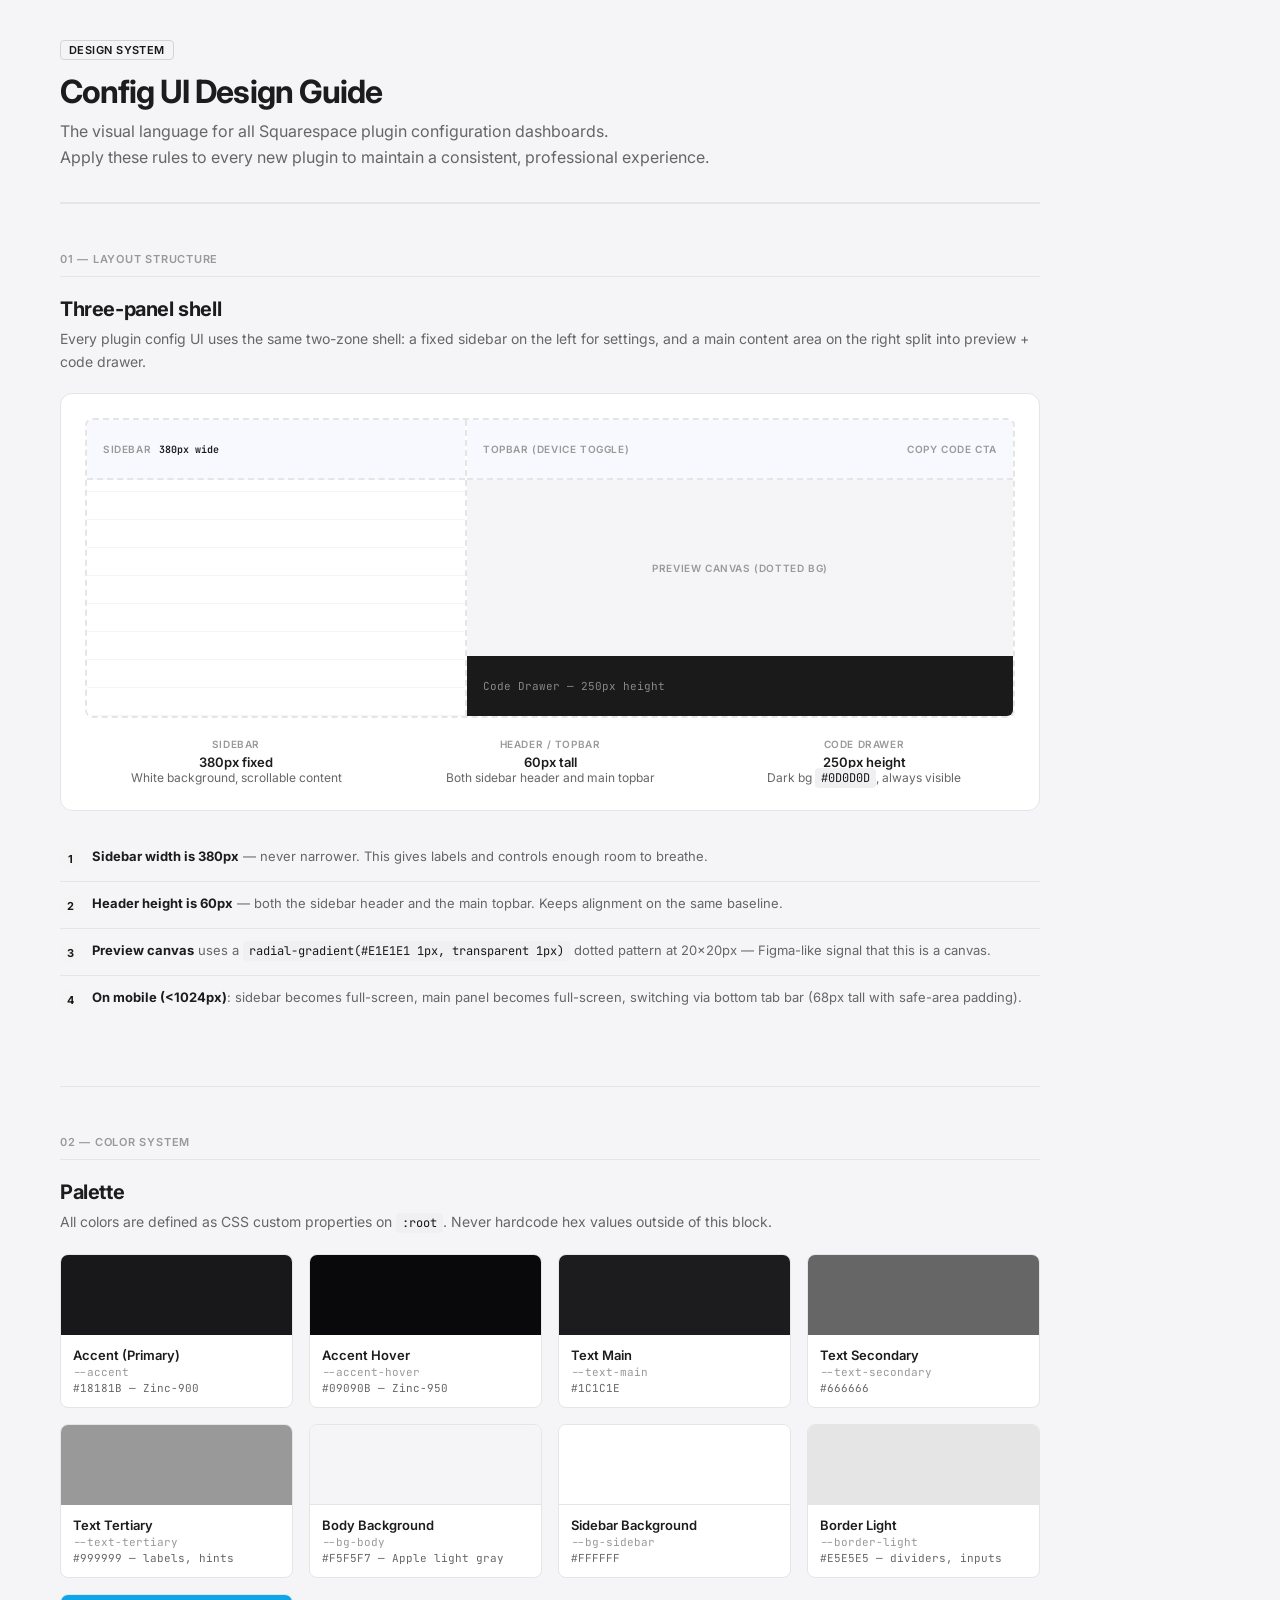
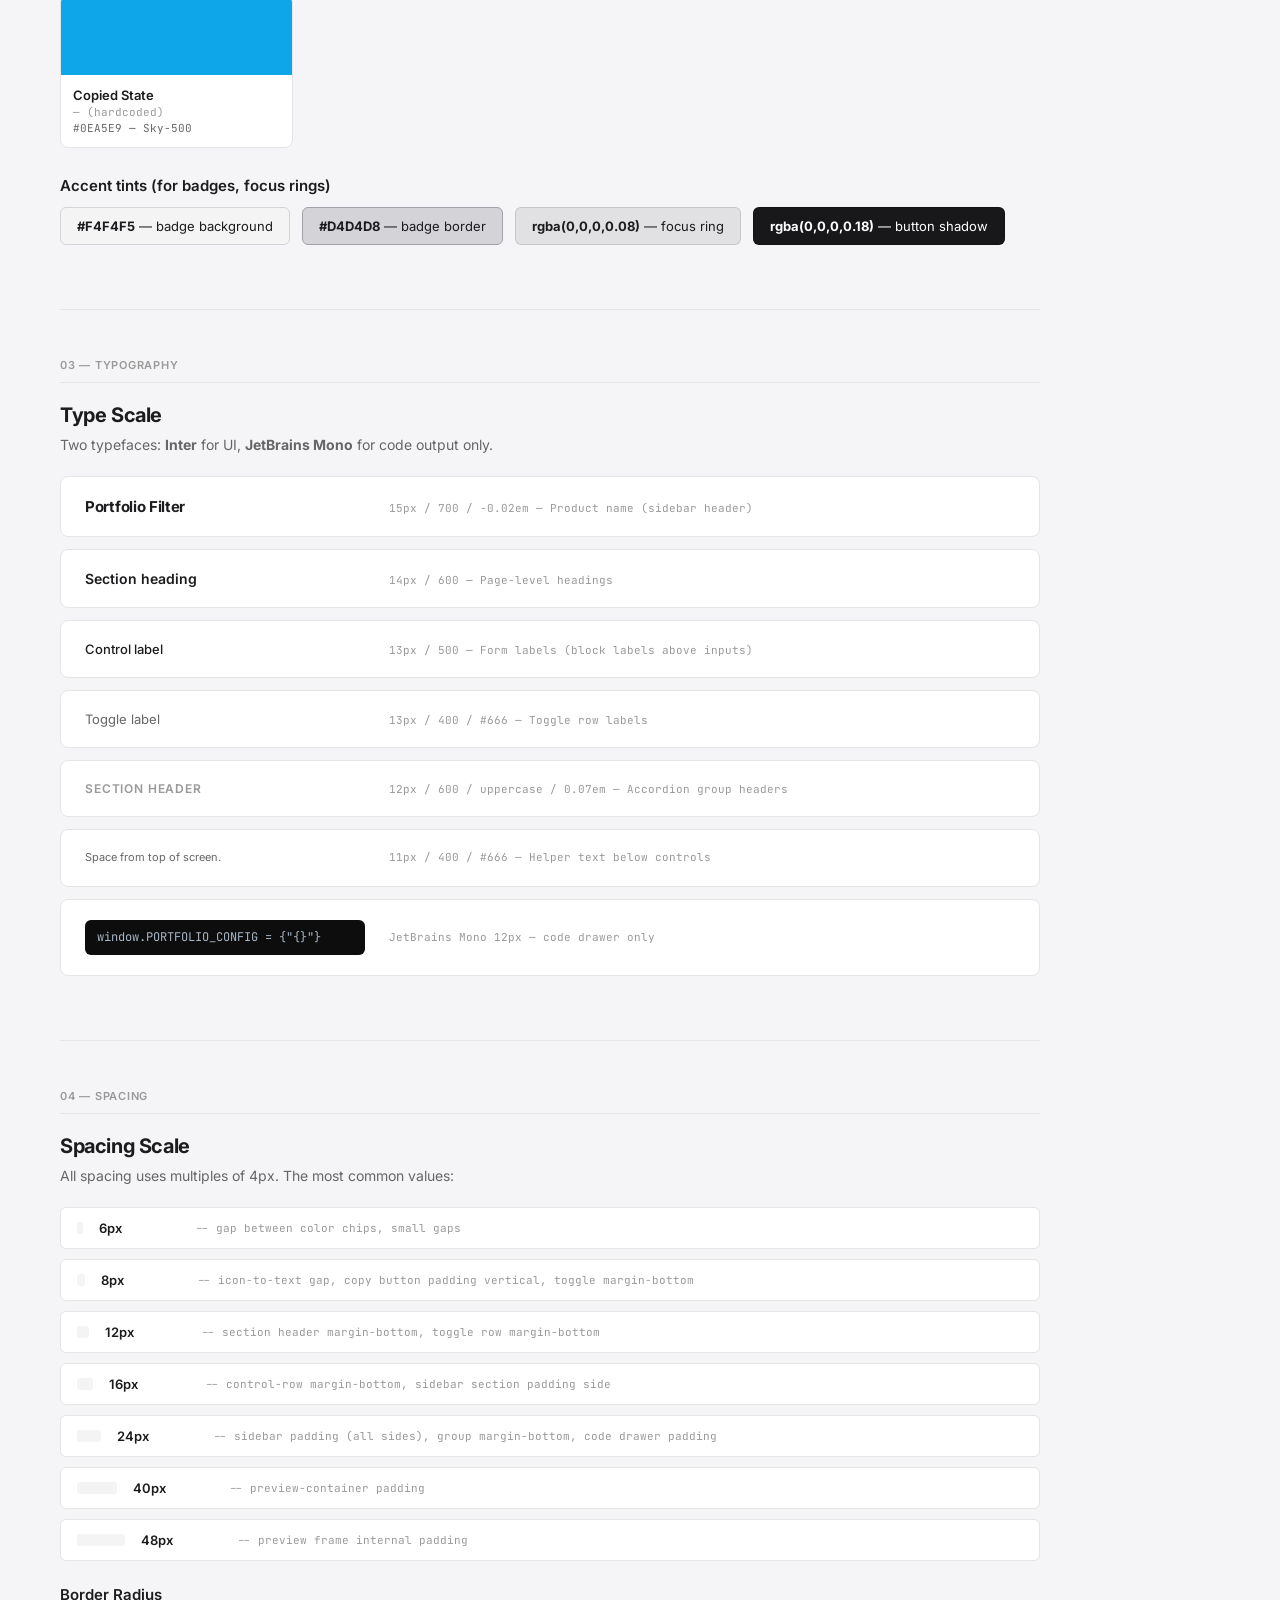
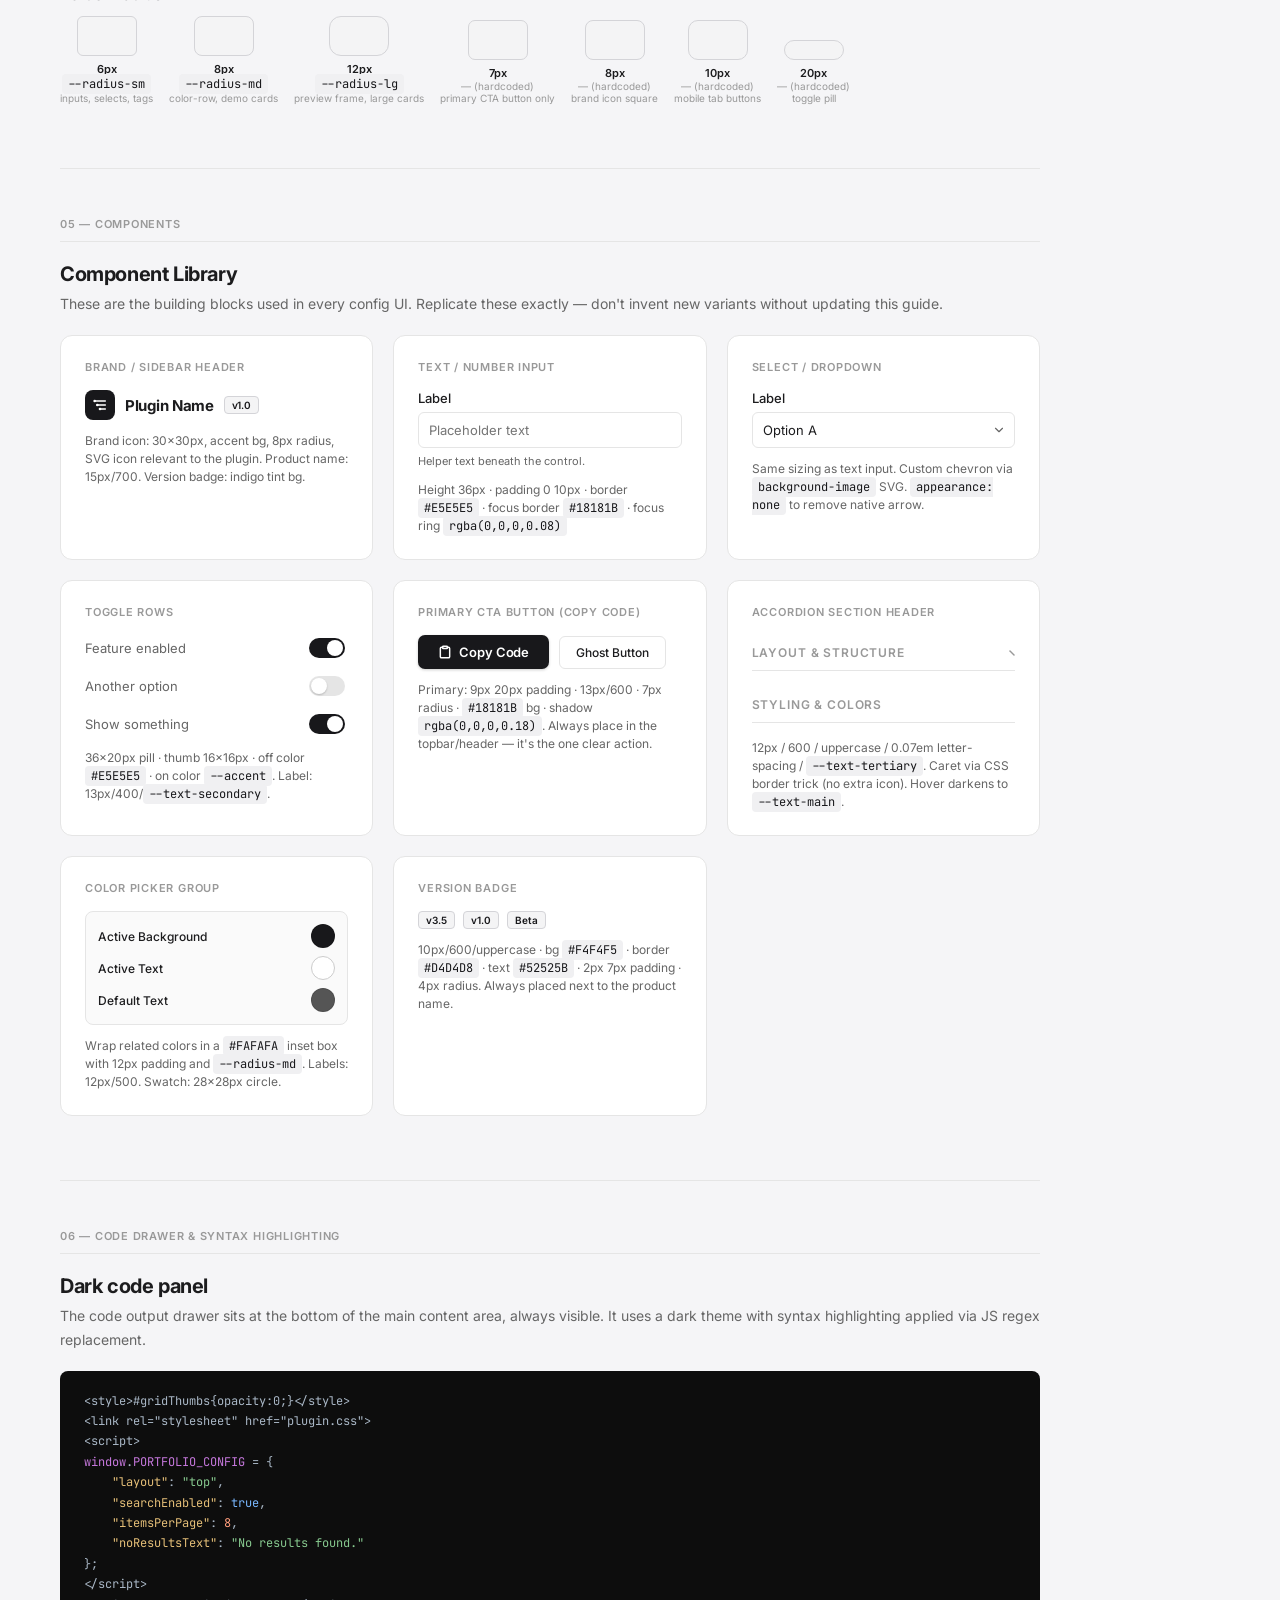
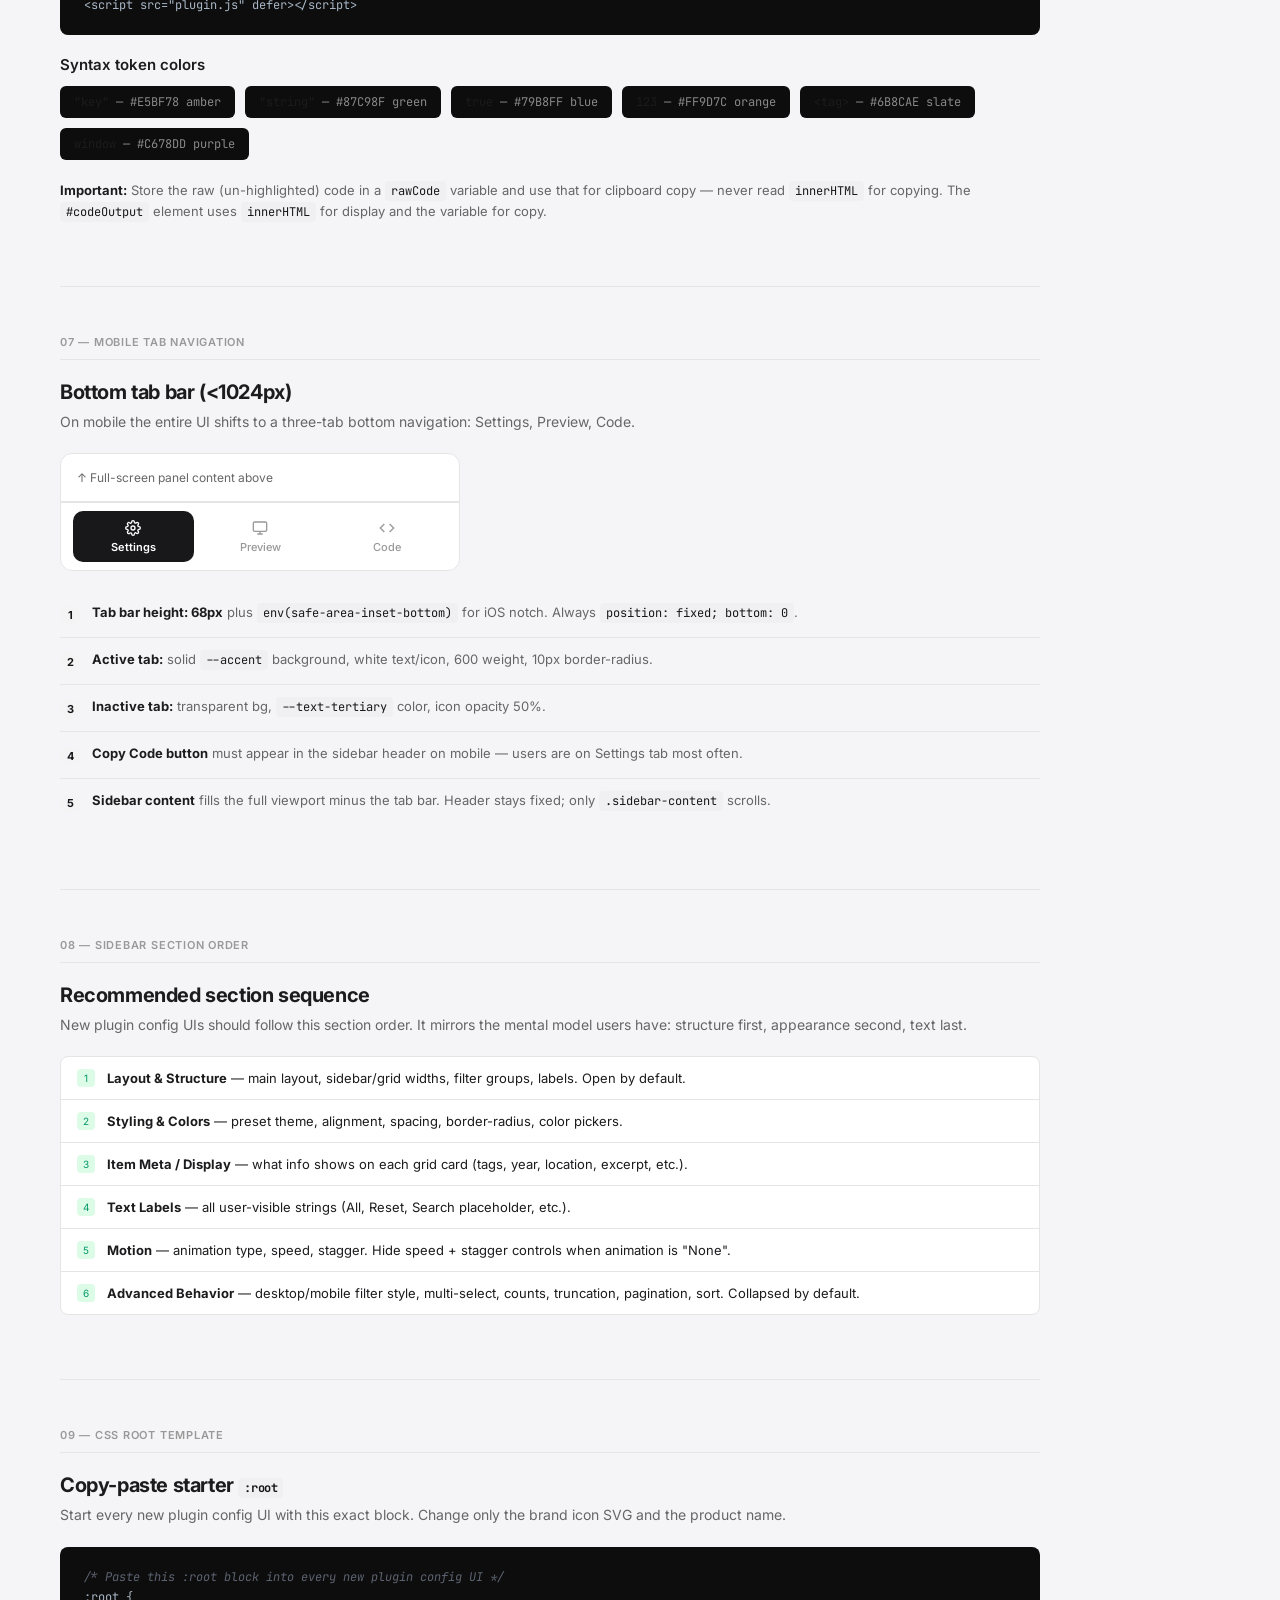
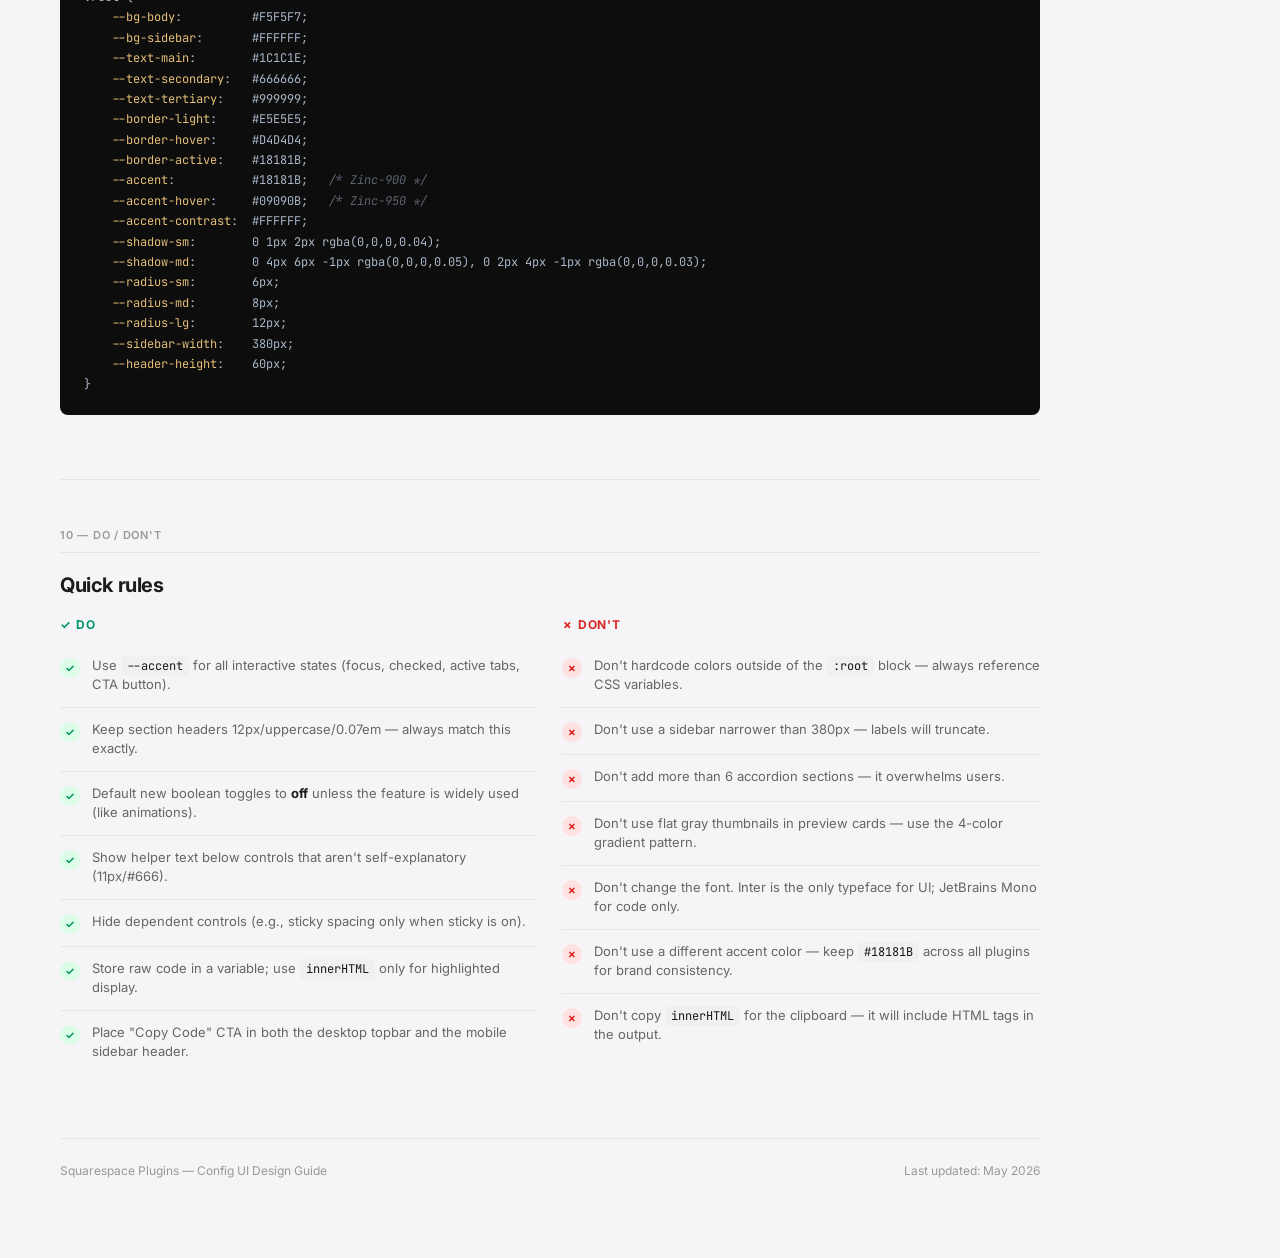
<file: design-guide.html>
<!DOCTYPE html>
<html lang="en">
<head>
    <meta charset="UTF-8" />
    <meta name="viewport" content="width=device-width, initial-scale=1.0" />
    <title>Config UI Design Guide — Squarespace Plugins</title>

    <link rel="preconnect" href="https://fonts.googleapis.com">
    <link rel="preconnect" href="https://fonts.gstatic.com" crossorigin>
    <link href="https://fonts.googleapis.com/css2?family=Inter:wght@400;500;600;700&family=JetBrains+Mono:wght@400;500&display=swap" rel="stylesheet">

    <style>
        :root {
            --accent: #18181B;
            --accent-hover: #09090B;
            --text-main: #1C1C1E;
            --text-secondary: #666666;
            --text-tertiary: #999999;
            --border-light: #E5E5E5;
            --bg-body: #F5F5F7;
            --bg-sidebar: #FFFFFF;
            --sidebar-width: 380px;
            --header-height: 60px;
            --radius-sm: 6px;
            --radius-md: 8px;
            --radius-lg: 12px;
        }

        * { box-sizing: border-box; }
        body {
            font-family: 'Inter', sans-serif;
            background: var(--bg-body);
            color: var(--text-main);
            margin: 0;
            padding: 40px 60px 80px;
            font-size: 14px;
            -webkit-font-smoothing: antialiased;
            max-width: 1100px;
        }

        /* --- PAGE HEADER --- */
        .page-header {
            border-bottom: 2px solid var(--border-light);
            padding-bottom: 32px;
            margin-bottom: 48px;
        }
        .page-header .badge {
            display: inline-block;
            background: #F4F4F5;
            color: var(--accent);
            border: 1px solid #D4D4D8;
            border-radius: 4px;
            font-size: 11px;
            font-weight: 600;
            padding: 2px 8px;
            margin-bottom: 12px;
            letter-spacing: 0.04em;
            text-transform: uppercase;
        }
        .page-header h1 {
            font-size: 32px;
            font-weight: 700;
            letter-spacing: -0.03em;
            margin: 0 0 8px;
        }
        .page-header p {
            color: var(--text-secondary);
            font-size: 16px;
            margin: 0;
            line-height: 1.6;
        }

        /* --- SECTION --- */
        .section {
            margin-bottom: 64px;
        }
        .section-title {
            font-size: 11px;
            font-weight: 600;
            text-transform: uppercase;
            letter-spacing: 0.07em;
            color: var(--text-tertiary);
            margin-bottom: 20px;
            padding-bottom: 10px;
            border-bottom: 1px solid var(--border-light);
        }
        h2 {
            font-size: 20px;
            font-weight: 700;
            letter-spacing: -0.02em;
            margin: 0 0 6px;
        }
        h3 {
            font-size: 15px;
            font-weight: 600;
            margin: 0 0 8px;
        }
        p { margin: 0 0 16px; line-height: 1.65; color: var(--text-secondary); }
        code {
            font-family: 'JetBrains Mono', monospace;
            font-size: 12px;
            background: #F0F0F2;
            padding: 2px 6px;
            border-radius: 4px;
            color: var(--accent);
        }

        /* --- SWATCHES --- */
        .swatch-grid {
            display: grid;
            grid-template-columns: repeat(auto-fill, minmax(200px, 1fr));
            gap: 16px;
        }
        .swatch {
            border-radius: var(--radius-md);
            overflow: hidden;
            border: 1px solid var(--border-light);
            background: #fff;
        }
        .swatch-color {
            height: 80px;
        }
        .swatch-info {
            padding: 12px;
        }
        .swatch-name { font-weight: 600; font-size: 13px; margin-bottom: 2px; }
        .swatch-var { font-family: 'JetBrains Mono', monospace; font-size: 11px; color: var(--text-tertiary); margin-bottom: 2px; }
        .swatch-hex { font-family: 'JetBrains Mono', monospace; font-size: 11px; color: var(--text-secondary); }

        /* --- TYPE SCALE --- */
        .type-sample {
            background: #fff;
            border: 1px solid var(--border-light);
            border-radius: var(--radius-md);
            padding: 20px 24px;
            margin-bottom: 12px;
            display: flex;
            align-items: baseline;
            gap: 24px;
        }
        .type-preview { min-width: 280px; }
        .type-spec { font-family: 'JetBrains Mono', monospace; font-size: 11px; color: var(--text-tertiary); white-space: nowrap; }

        /* --- SPACING --- */
        .spacing-grid { display: flex; flex-direction: column; gap: 10px; }
        .spacing-row {
            display: flex;
            align-items: center;
            gap: 16px;
            background: #fff;
            border: 1px solid var(--border-light);
            border-radius: var(--radius-sm);
            padding: 12px 16px;
        }
        .spacing-bar { background: #F4F4F5; height: 12px; border-radius: 3px; flex-shrink: 0; }
        .spacing-label { font-weight: 600; font-size: 13px; min-width: 80px; }
        .spacing-spec { font-family: 'JetBrains Mono', monospace; font-size: 11px; color: var(--text-tertiary); }

        /* --- COMPONENT DEMOS --- */
        .demo-grid {
            display: grid;
            grid-template-columns: repeat(auto-fill, minmax(280px, 1fr));
            gap: 20px;
        }
        .demo-card {
            background: #fff;
            border: 1px solid var(--border-light);
            border-radius: var(--radius-lg);
            padding: 24px;
        }
        .demo-card-label {
            font-size: 11px;
            font-weight: 600;
            text-transform: uppercase;
            letter-spacing: 0.07em;
            color: var(--text-tertiary);
            margin-bottom: 16px;
        }

        /* Actual component reproductions */
        .demo-input {
            width: 100%;
            height: 36px;
            padding: 0 10px;
            font-family: inherit;
            font-size: 13px;
            border: 1px solid var(--border-light);
            border-radius: var(--radius-sm);
            background: #fff;
            color: var(--text-main);
            transition: all 0.15s;
            appearance: none;
            outline: none;
        }
        .demo-input:focus { border-color: var(--accent); box-shadow: 0 0 0 3px rgba(0,0,0,0.08); }

        .demo-select {
            width: 100%;
            height: 36px;
            padding: 0 30px 0 10px;
            font-family: inherit;
            font-size: 13px;
            border: 1px solid var(--border-light);
            border-radius: var(--radius-sm);
            background: #fff url("data:image/svg+xml;charset=UTF-8,%3csvg xmlns='http://www.w3.org/2000/svg' viewBox='0 0 24 24' fill='none' stroke='%23666' stroke-width='2' stroke-linecap='round' stroke-linejoin='round'%3e%3cpolyline points='6 9 12 15 18 9'%3e%3c/polyline%3e%3c/svg%3e") no-repeat right 8px center / 14px;
            color: var(--text-main);
            appearance: none;
            outline: none;
        }

        .demo-toggle-row {
            display: flex;
            align-items: center;
            justify-content: space-between;
            margin-bottom: 12px;
        }
        .demo-toggle-label { font-size: 13px; color: var(--text-secondary); font-weight: 400; }

        .demo-toggle {
            appearance: none;
            width: 36px; height: 20px;
            background: #E5E5E5;
            border-radius: 20px;
            position: relative;
            cursor: pointer;
            border: none;
            transition: 0.2s;
            flex-shrink: 0;
        }
        .demo-toggle::after {
            content: '';
            position: absolute;
            top: 2px; left: 2px;
            width: 16px; height: 16px;
            background: #fff;
            border-radius: 50%;
            box-shadow: 0 1px 2px rgba(0,0,0,0.2);
            transition: 0.2s cubic-bezier(0.4,0,0.2,1);
        }
        .demo-toggle.on { background: var(--accent); }
        .demo-toggle.on::after { transform: translateX(16px); }

        .demo-btn-primary {
            background: var(--accent);
            color: #fff;
            border: none;
            padding: 9px 20px;
            border-radius: 7px;
            font-weight: 600;
            font-size: 13px;
            letter-spacing: -0.01em;
            cursor: pointer;
            display: inline-flex;
            align-items: center;
            gap: 7px;
            box-shadow: 0 1px 3px rgba(0,0,0,0.2);
            font-family: inherit;
        }
        .demo-btn-primary:hover { background: var(--accent-hover); }

        .demo-btn-ghost {
            background: transparent;
            color: var(--text-main);
            border: 1px solid var(--border-light);
            padding: 8px 16px;
            border-radius: var(--radius-sm);
            font-weight: 500;
            font-size: 12px;
            cursor: pointer;
            font-family: inherit;
        }

        .demo-accordion-header {
            font-size: 12px;
            font-weight: 600;
            text-transform: uppercase;
            letter-spacing: 0.07em;
            color: var(--text-tertiary);
            display: flex;
            align-items: center;
            justify-content: space-between;
            padding: 10px 0;
            cursor: pointer;
            border-bottom: 1px solid var(--border-light);
            margin-bottom: 16px;
        }

        .demo-badge {
            font-size: 10px;
            background: #F4F4F5;
            padding: 2px 7px;
            border-radius: 4px;
            color: var(--accent);
            font-weight: 600;
            border: 1px solid #D4D4D8;
        }

        .demo-color-row {
            display: flex;
            flex-direction: column;
            gap: 8px;
            background: #FAFAFA;
            padding: 12px;
            border-radius: var(--radius-md);
            border: 1px solid var(--border-light);
        }
        .demo-color-chip {
            display: flex;
            align-items: center;
            justify-content: space-between;
            font-size: 12px;
            font-weight: 500;
        }
        .demo-color-dot {
            width: 24px; height: 24px;
            border-radius: 50%;
            border: 1px solid rgba(0,0,0,0.1);
        }

        .demo-brand-icon {
            width: 30px; height: 30px;
            background: var(--accent);
            color: #fff;
            border-radius: 8px;
            display: inline-flex;
            align-items: center;
            justify-content: center;
        }

        /* Code block */
        .code-block {
            background: #0D0D0D;
            color: #A9B7C6;
            border-radius: var(--radius-md);
            padding: 20px 24px;
            font-family: 'JetBrains Mono', monospace;
            font-size: 12px;
            line-height: 1.7;
            overflow-x: auto;
            margin: 0;
        }
        .code-block .hl-key   { color: #E5BF78; }
        .code-block .hl-str   { color: #87C98F; }
        .code-block .hl-bool  { color: #79B8FF; }
        .code-block .hl-num   { color: #FF9D7C; }
        .code-block .hl-cmt   { color: #5C6370; font-style: italic; }
        .code-block .hl-kw    { color: #C678DD; }

        /* Layout diagram */
        .layout-diagram {
            background: #fff;
            border: 1px solid var(--border-light);
            border-radius: var(--radius-lg);
            padding: 24px;
            font-size: 12px;
        }
        .ld-shell {
            display: flex;
            height: 300px;
            border: 2px dashed var(--border-light);
            border-radius: var(--radius-md);
            overflow: hidden;
        }
        .ld-sidebar {
            width: 380px;
            background: #fff;
            border-right: 2px dashed var(--border-light);
            flex-shrink: 0;
            display: flex;
            flex-direction: column;
        }
        .ld-sidebar-header {
            height: 60px;
            background: #F8F8FF;
            border-bottom: 2px dashed var(--border-light);
            display: flex;
            align-items: center;
            padding: 0 16px;
            gap: 8px;
            font-weight: 600;
            font-size: 12px;
        }
        .ld-sidebar-body {
            flex: 1;
            background: repeating-linear-gradient(0deg, #F5F5F7 0, #F5F5F7 1px, #fff 1px, #fff 28px);
            padding: 12px;
        }
        .ld-main {
            flex: 1;
            display: flex;
            flex-direction: column;
        }
        .ld-topbar {
            height: 60px;
            background: #F8F8FF;
            border-bottom: 2px dashed var(--border-light);
            display: flex;
            align-items: center;
            padding: 0 16px;
            font-weight: 600;
            font-size: 12px;
            justify-content: space-between;
        }
        .ld-preview { flex: 1; background: var(--bg-body); }
        .ld-codedrawer {
            height: 60px;
            background: #1A1A1A;
            display: flex;
            align-items: center;
            padding: 0 16px;
            color: #888;
            font-family: 'JetBrains Mono', monospace;
            font-size: 11px;
        }
        .ld-label {
            font-size: 10px;
            text-transform: uppercase;
            letter-spacing: 0.06em;
            color: var(--text-tertiary);
            font-weight: 600;
        }
        .ld-dim {
            font-family: 'JetBrains Mono', monospace;
            font-size: 10px;
            color: var(--accent);
        }

        /* Rules list */
        .rules-list {
            list-style: none;
            padding: 0;
            margin: 0;
        }
        .rules-list li {
            display: flex;
            gap: 12px;
            padding: 12px 0;
            border-bottom: 1px solid var(--border-light);
            line-height: 1.5;
        }
        .rules-list li:last-child { border-bottom: none; }
        .rules-list .rule-icon {
            width: 20px; height: 20px;
            border-radius: 50%;
            background: #F4F4F5;
            color: var(--accent);
            display: flex;
            align-items: center;
            justify-content: center;
            font-size: 11px;
            font-weight: 700;
            flex-shrink: 0;
            margin-top: 2px;
        }
        .rules-list .rule-text { font-size: 13px; color: var(--text-secondary); }
        .rules-list .rule-text strong { color: var(--text-main); }

        /* Checklist */
        .checklist {
            background: #fff;
            border: 1px solid var(--border-light);
            border-radius: var(--radius-md);
            overflow: hidden;
        }
        .checklist-item {
            display: flex;
            align-items: center;
            gap: 12px;
            padding: 12px 16px;
            border-bottom: 1px solid var(--border-light);
            font-size: 13px;
        }
        .checklist-item:last-child { border-bottom: none; }
        .checklist-icon {
            width: 18px; height: 18px;
            border-radius: 4px;
            background: #DCFCE7;
            color: #059669;
            display: flex;
            align-items: center;
            justify-content: center;
            font-size: 10px;
            flex-shrink: 0;
        }

        .two-col { display: grid; grid-template-columns: 1fr 1fr; gap: 24px; }
        @media (max-width: 768px) { .two-col { grid-template-columns: 1fr; } body { padding: 24px 20px; } }

        hr.divider { border: none; border-top: 1px solid var(--border-light); margin: 48px 0; }
    </style>
</head>
<body>

    <div class="page-header">
        <div class="badge">Design System</div>
        <h1>Config UI Design Guide</h1>
        <p>The visual language for all Squarespace plugin configuration dashboards.<br>
        Apply these rules to every new plugin to maintain a consistent, professional experience.</p>
    </div>

    <!-- ===== LAYOUT STRUCTURE ===== -->
    <div class="section">
        <div class="section-title">01 — Layout Structure</div>
        <h2 style="margin-bottom:6px;">Three-panel shell</h2>
        <p>Every plugin config UI uses the same two-zone shell: a fixed sidebar on the left for settings, and a main content area on the right split into preview + code drawer.</p>

        <div class="layout-diagram" style="margin-top:20px;">
            <div class="ld-shell">
                <div class="ld-sidebar">
                    <div class="ld-sidebar-header">
                        <span class="ld-label">Sidebar</span>
                        <span class="ld-dim">380px wide</span>
                    </div>
                    <div class="ld-sidebar-body"></div>
                </div>
                <div class="ld-main">
                    <div class="ld-topbar">
                        <span class="ld-label">Topbar (device toggle)</span>
                        <span class="ld-label">Copy Code CTA</span>
                    </div>
                    <div class="ld-preview" style="display:flex;align-items:center;justify-content:center;">
                        <span class="ld-label">Preview Canvas (dotted bg)</span>
                    </div>
                    <div class="ld-codedrawer">Code Drawer — 250px height</div>
                </div>
            </div>

            <div style="display:grid; grid-template-columns:1fr 1fr 1fr; gap:12px; margin-top:20px; text-align:center;">
                <div>
                    <div class="ld-label">Sidebar</div>
                    <div style="font-size:13px; margin-top:4px; font-weight:600;">380px fixed</div>
                    <div style="font-size:12px; color:var(--text-secondary);">White background, scrollable content</div>
                </div>
                <div>
                    <div class="ld-label">Header / Topbar</div>
                    <div style="font-size:13px; margin-top:4px; font-weight:600;">60px tall</div>
                    <div style="font-size:12px; color:var(--text-secondary);">Both sidebar header and main topbar</div>
                </div>
                <div>
                    <div class="ld-label">Code Drawer</div>
                    <div style="font-size:13px; margin-top:4px; font-weight:600;">250px height</div>
                    <div style="font-size:12px; color:var(--text-secondary);">Dark bg <code>#0D0D0D</code>, always visible</div>
                </div>
            </div>
        </div>

        <div style="margin-top:24px;">
            <ul class="rules-list">
                <li><div class="rule-icon">1</div><div class="rule-text"><strong>Sidebar width is 380px</strong> — never narrower. This gives labels and controls enough room to breathe.</div></li>
                <li><div class="rule-icon">2</div><div class="rule-text"><strong>Header height is 60px</strong> — both the sidebar header and the main topbar. Keeps alignment on the same baseline.</div></li>
                <li><div class="rule-icon">3</div><div class="rule-text"><strong>Preview canvas</strong> uses a <code>radial-gradient(#E1E1E1 1px, transparent 1px)</code> dotted pattern at 20×20px — Figma-like signal that this is a canvas.</div></li>
                <li><div class="rule-icon">4</div><div class="rule-text"><strong>On mobile (&lt;1024px)</strong>: sidebar becomes full-screen, main panel becomes full-screen, switching via bottom tab bar (68px tall with safe-area padding).</div></li>
            </ul>
        </div>
    </div>

    <hr class="divider">

    <!-- ===== COLOR SYSTEM ===== -->
    <div class="section">
        <div class="section-title">02 — Color System</div>
        <h2 style="margin-bottom:6px;">Palette</h2>
        <p>All colors are defined as CSS custom properties on <code>:root</code>. Never hardcode hex values outside of this block.</p>

        <div class="swatch-grid" style="margin-top:20px;">
            <div class="swatch">
                <div class="swatch-color" style="background:#18181B;"></div>
                <div class="swatch-info">
                    <div class="swatch-name">Accent (Primary)</div>
                    <div class="swatch-var">--accent</div>
                    <div class="swatch-hex">#18181B — Zinc-900</div>
                </div>
            </div>
            <div class="swatch">
                <div class="swatch-color" style="background:#09090B;"></div>
                <div class="swatch-info">
                    <div class="swatch-name">Accent Hover</div>
                    <div class="swatch-var">--accent-hover</div>
                    <div class="swatch-hex">#09090B — Zinc-950</div>
                </div>
            </div>
            <div class="swatch">
                <div class="swatch-color" style="background:#1C1C1E;"></div>
                <div class="swatch-info">
                    <div class="swatch-name">Text Main</div>
                    <div class="swatch-var">--text-main</div>
                    <div class="swatch-hex">#1C1C1E</div>
                </div>
            </div>
            <div class="swatch">
                <div class="swatch-color" style="background:#666666;"></div>
                <div class="swatch-info">
                    <div class="swatch-name">Text Secondary</div>
                    <div class="swatch-var">--text-secondary</div>
                    <div class="swatch-hex">#666666</div>
                </div>
            </div>
            <div class="swatch">
                <div class="swatch-color" style="background:#999999;"></div>
                <div class="swatch-info">
                    <div class="swatch-name">Text Tertiary</div>
                    <div class="swatch-var">--text-tertiary</div>
                    <div class="swatch-hex">#999999 — labels, hints</div>
                </div>
            </div>
            <div class="swatch">
                <div class="swatch-color" style="background:#F5F5F7; border-bottom:1px solid #E5E5E5;"></div>
                <div class="swatch-info">
                    <div class="swatch-name">Body Background</div>
                    <div class="swatch-var">--bg-body</div>
                    <div class="swatch-hex">#F5F5F7 — Apple light gray</div>
                </div>
            </div>
            <div class="swatch">
                <div class="swatch-color" style="background:#FFFFFF; border-bottom:1px solid #E5E5E5;"></div>
                <div class="swatch-info">
                    <div class="swatch-name">Sidebar Background</div>
                    <div class="swatch-var">--bg-sidebar</div>
                    <div class="swatch-hex">#FFFFFF</div>
                </div>
            </div>
            <div class="swatch">
                <div class="swatch-color" style="background:#E5E5E5;"></div>
                <div class="swatch-info">
                    <div class="swatch-name">Border Light</div>
                    <div class="swatch-var">--border-light</div>
                    <div class="swatch-hex">#E5E5E5 — dividers, inputs</div>
                </div>
            </div>
            <div class="swatch">
                <div class="swatch-color" style="background:#0EA5E9;"></div>
                <div class="swatch-info">
                    <div class="swatch-name">Copied State</div>
                    <div class="swatch-var">— (hardcoded)</div>
                    <div class="swatch-hex">#0EA5E9 — Sky-500</div>
                </div>
            </div>
        </div>

        <div style="margin-top:28px;">
            <h3>Accent tints (for badges, focus rings)</h3>
            <div style="display:flex; gap:12px; margin-top:12px; flex-wrap:wrap;">
                <div style="background:#F4F4F5; border:1px solid #D4D4D8; padding:10px 16px; border-radius:6px; font-size:13px;">
                    <strong>#F4F4F5</strong> — badge background
                </div>
                <div style="background:#D4D4D8; border:1px solid #A1A1AA; padding:10px 16px; border-radius:6px; font-size:13px;">
                    <strong>#D4D4D8</strong> — badge border
                </div>
                <div style="background:rgba(0,0,0,0.08); border:1px solid rgba(0,0,0,0.12); padding:10px 16px; border-radius:6px; font-size:13px;">
                    <strong>rgba(0,0,0,0.08)</strong> — focus ring
                </div>
                <div style="background:#18181B; border:1px solid rgba(0,0,0,0.25); color:#fff; padding:10px 16px; border-radius:6px; font-size:13px;">
                    <strong>rgba(0,0,0,0.18)</strong> — button shadow
                </div>
            </div>
        </div>
    </div>

    <hr class="divider">

    <!-- ===== TYPOGRAPHY ===== -->
    <div class="section">
        <div class="section-title">03 — Typography</div>
        <h2 style="margin-bottom:6px;">Type Scale</h2>
        <p>Two typefaces: <strong>Inter</strong> for UI, <strong>JetBrains Mono</strong> for code output only.</p>

        <div style="margin-top:20px;">
            <div class="type-sample">
                <div class="type-preview" style="font-size:15px; font-weight:700; letter-spacing:-0.02em;">Portfolio Filter</div>
                <div class="type-spec">15px / 700 / -0.02em — Product name (sidebar header)</div>
            </div>
            <div class="type-sample">
                <div class="type-preview" style="font-size:14px; font-weight:600;">Section heading</div>
                <div class="type-spec">14px / 600 — Page-level headings</div>
            </div>
            <div class="type-sample">
                <div class="type-preview" style="font-size:13px; font-weight:500;">Control label</div>
                <div class="type-spec">13px / 500 — Form labels (block labels above inputs)</div>
            </div>
            <div class="type-sample">
                <div class="type-preview" style="font-size:13px; font-weight:400; color:#666;">Toggle label</div>
                <div class="type-spec">13px / 400 / #666 — Toggle row labels</div>
            </div>
            <div class="type-sample">
                <div class="type-preview" style="font-size:12px; font-weight:600; text-transform:uppercase; letter-spacing:0.07em; color:#999;">SECTION HEADER</div>
                <div class="type-spec">12px / 600 / uppercase / 0.07em — Accordion group headers</div>
            </div>
            <div class="type-sample">
                <div class="type-preview" style="font-size:11px; color:#666; line-height:1.4;">Space from top of screen.</div>
                <div class="type-spec">11px / 400 / #666 — Helper text below controls</div>
            </div>
            <div class="type-sample">
                <div class="type-preview" style="font-family:'JetBrains Mono',monospace; font-size:12px; line-height:1.6; color:#A9B7C6; background:#0D0D0D; padding:8px 12px; border-radius:6px;">window.PORTFOLIO_CONFIG = {"{}"}</div>
                <div class="type-spec">JetBrains Mono 12px — code drawer only</div>
            </div>
        </div>
    </div>

    <hr class="divider">

    <!-- ===== SPACING ===== -->
    <div class="section">
        <div class="section-title">04 — Spacing</div>
        <h2 style="margin-bottom:6px;">Spacing Scale</h2>
        <p>All spacing uses multiples of 4px. The most common values:</p>

        <div class="spacing-grid" style="margin-top:20px;">
            <div class="spacing-row"><div class="spacing-bar" style="width:6px;"></div><div class="spacing-label">6px</div><div class="spacing-spec">--  gap between color chips, small gaps</div></div>
            <div class="spacing-row"><div class="spacing-bar" style="width:8px;"></div><div class="spacing-label">8px</div><div class="spacing-spec">--  icon-to-text gap, copy button padding vertical, toggle margin-bottom</div></div>
            <div class="spacing-row"><div class="spacing-bar" style="width:12px;"></div><div class="spacing-label">12px</div><div class="spacing-spec">--  section header margin-bottom, toggle row margin-bottom</div></div>
            <div class="spacing-row"><div class="spacing-bar" style="width:16px;"></div><div class="spacing-label">16px</div><div class="spacing-spec">--  control-row margin-bottom, sidebar section padding side</div></div>
            <div class="spacing-row"><div class="spacing-bar" style="width:24px;"></div><div class="spacing-label">24px</div><div class="spacing-spec">--  sidebar padding (all sides), group margin-bottom, code drawer padding</div></div>
            <div class="spacing-row"><div class="spacing-bar" style="width:40px;"></div><div class="spacing-label">40px</div><div class="spacing-spec">--  preview-container padding</div></div>
            <div class="spacing-row"><div class="spacing-bar" style="width:48px;"></div><div class="spacing-label">48px</div><div class="spacing-spec">--  preview frame internal padding</div></div>
        </div>

        <div style="margin-top:24px;">
            <h3>Border Radius</h3>
            <div style="display:flex; gap:16px; margin-top:12px; flex-wrap:wrap; align-items:flex-end;">
                <div style="text-align:center;">
                    <div style="width:60px;height:40px;background:#F4F4F5;border:1px solid #D4D4D8;border-radius:6px;margin:0 auto 6px;"></div>
                    <div style="font-size:11px; font-weight:600;">6px</div>
                    <div style="font-size:10px; color:#999;"><code>--radius-sm</code></div>
                    <div style="font-size:10px; color:#999;">inputs, selects, tags</div>
                </div>
                <div style="text-align:center;">
                    <div style="width:60px;height:40px;background:#F4F4F5;border:1px solid #D4D4D8;border-radius:8px;margin:0 auto 6px;"></div>
                    <div style="font-size:11px; font-weight:600;">8px</div>
                    <div style="font-size:10px; color:#999;"><code>--radius-md</code></div>
                    <div style="font-size:10px; color:#999;">color-row, demo cards</div>
                </div>
                <div style="text-align:center;">
                    <div style="width:60px;height:40px;background:#F4F4F5;border:1px solid #D4D4D8;border-radius:12px;margin:0 auto 6px;"></div>
                    <div style="font-size:11px; font-weight:600;">12px</div>
                    <div style="font-size:10px; color:#999;"><code>--radius-lg</code></div>
                    <div style="font-size:10px; color:#999;">preview frame, large cards</div>
                </div>
                <div style="text-align:center;">
                    <div style="width:60px;height:40px;background:#F4F4F5;border:1px solid #D4D4D8;border-radius:7px;margin:0 auto 6px;"></div>
                    <div style="font-size:11px; font-weight:600;">7px</div>
                    <div style="font-size:10px; color:#999;">— (hardcoded)</div>
                    <div style="font-size:10px; color:#999;">primary CTA button only</div>
                </div>
                <div style="text-align:center;">
                    <div style="width:60px;height:40px;background:#F4F4F5;border:1px solid #D4D4D8;border-radius:8px;margin:0 auto 6px;"></div>
                    <div style="font-size:11px; font-weight:600;">8px</div>
                    <div style="font-size:10px; color:#999;">— (hardcoded)</div>
                    <div style="font-size:10px; color:#999;">brand icon square</div>
                </div>
                <div style="text-align:center;">
                    <div style="width:60px;height:40px;background:#F4F4F5;border:1px solid #D4D4D8;border-radius:10px;margin:0 auto 6px;"></div>
                    <div style="font-size:11px; font-weight:600;">10px</div>
                    <div style="font-size:10px; color:#999;">— (hardcoded)</div>
                    <div style="font-size:10px; color:#999;">mobile tab buttons</div>
                </div>
                <div style="text-align:center;">
                    <div style="width:60px;height:20px;background:#F4F4F5;border:1px solid #D4D4D8;border-radius:20px;margin:0 auto 6px;"></div>
                    <div style="font-size:11px; font-weight:600;">20px</div>
                    <div style="font-size:10px; color:#999;">— (hardcoded)</div>
                    <div style="font-size:10px; color:#999;">toggle pill</div>
                </div>
            </div>
        </div>
    </div>

    <hr class="divider">

    <!-- ===== COMPONENTS ===== -->
    <div class="section">
        <div class="section-title">05 — Components</div>
        <h2 style="margin-bottom:6px;">Component Library</h2>
        <p>These are the building blocks used in every config UI. Replicate these exactly — don't invent new variants without updating this guide.</p>

        <div class="demo-grid" style="margin-top:20px;">

            <!-- Brand Header -->
            <div class="demo-card">
                <div class="demo-card-label">Brand / Sidebar Header</div>
                <div style="display:flex; align-items:center; gap:10px;">
                    <div class="demo-brand-icon">
                        <svg width="16" height="16" viewBox="0 0 24 24" fill="none" stroke="currentColor" stroke-width="2.2" stroke-linecap="round" stroke-linejoin="round"><line x1="4" y1="6" x2="20" y2="6"/><line x1="8" y1="12" x2="20" y2="12"/><line x1="12" y1="18" x2="20" y2="18"/><circle cx="4" cy="6" r="2" fill="currentColor" stroke="none"/><circle cx="8" cy="12" r="2" fill="currentColor" stroke="none"/><circle cx="12" cy="18" r="2" fill="currentColor" stroke="none"/></svg>
                    </div>
                    <div style="font-size:15px; font-weight:700; letter-spacing:-0.02em; display:flex; align-items:center; gap:10px;">
                        Plugin Name <span class="demo-badge">v1.0</span>
                    </div>
                </div>
                <div style="margin-top:12px; font-size:12px; color:var(--text-secondary); line-height:1.5;">
                    Brand icon: 30×30px, accent bg, 8px radius, SVG icon relevant to the plugin. Product name: 15px/700. Version badge: indigo tint bg.
                </div>
            </div>

            <!-- Text Input -->
            <div class="demo-card">
                <div class="demo-card-label">Text / Number Input</div>
                <div style="margin-bottom:12px;">
                    <label style="display:block; font-size:13px; font-weight:500; margin-bottom:6px;">Label</label>
                    <input class="demo-input" type="text" placeholder="Placeholder text" />
                    <div style="font-size:11px; color:var(--text-secondary); margin-top:6px; line-height:1.4;">Helper text beneath the control.</div>
                </div>
                <div style="font-size:12px; color:var(--text-secondary); line-height:1.5;">
                    Height 36px · padding 0 10px · border <code>#E5E5E5</code> · focus border <code>#18181B</code> · focus ring <code>rgba(0,0,0,0.08)</code>
                </div>
            </div>

            <!-- Select -->
            <div class="demo-card">
                <div class="demo-card-label">Select / Dropdown</div>
                <label style="display:block; font-size:13px; font-weight:500; margin-bottom:6px;">Label</label>
                <select class="demo-select">
                    <option>Option A</option>
                    <option>Option B</option>
                    <option>Option C</option>
                </select>
                <div style="font-size:12px; color:var(--text-secondary); line-height:1.5; margin-top:12px;">
                    Same sizing as text input. Custom chevron via <code>background-image</code> SVG. <code>appearance: none</code> to remove native arrow.
                </div>
            </div>

            <!-- Toggle rows -->
            <div class="demo-card">
                <div class="demo-card-label">Toggle Rows</div>
                <div class="demo-toggle-row"><span class="demo-toggle-label">Feature enabled</span><input type="checkbox" class="demo-toggle on" /></div>
                <div class="demo-toggle-row"><span class="demo-toggle-label">Another option</span><input type="checkbox" class="demo-toggle" /></div>
                <div class="demo-toggle-row"><span class="demo-toggle-label">Show something</span><input type="checkbox" class="demo-toggle on" /></div>
                <div style="font-size:12px; color:var(--text-secondary); line-height:1.5; margin-top:8px;">
                    36×20px pill · thumb 16×16px · off color <code>#E5E5E5</code> · on color <code>--accent</code>. Label: 13px/400/<code>--text-secondary</code>.
                </div>
            </div>

            <!-- Primary CTA -->
            <div class="demo-card">
                <div class="demo-card-label">Primary CTA Button (Copy Code)</div>
                <div style="display:flex; gap:10px; flex-wrap:wrap; align-items:center;">
                    <button class="demo-btn-primary">
                        <svg width="14" height="14" viewBox="0 0 24 24" fill="none" stroke="currentColor" stroke-width="2.5" stroke-linecap="round" stroke-linejoin="round"><path d="M16 4h2a2 2 0 0 1 2 2v14a2 2 0 0 1-2 2H6a2 2 0 0 1-2-2V6a2 2 0 0 1 2-2h2"></path><rect x="8" y="2" width="8" height="4" rx="1" ry="1"></rect></svg>
                        Copy Code
                    </button>
                    <button class="demo-btn-ghost">Ghost Button</button>
                </div>
                <div style="font-size:12px; color:var(--text-secondary); line-height:1.5; margin-top:12px;">
                    Primary: 9px 20px padding · 13px/600 · 7px radius · <code>#18181B</code> bg · shadow <code>rgba(0,0,0,0.18)</code>. Always place in the topbar/header — it's the one clear action.
                </div>
            </div>

            <!-- Accordion section header -->
            <div class="demo-card">
                <div class="demo-card-label">Accordion Section Header</div>
                <div class="demo-accordion-header">
                    Layout &amp; Structure
                    <svg width="6" height="6" viewBox="0 0 6 6" fill="none"><path d="M1 1l4 4" stroke="currentColor" stroke-width="1.5" stroke-linecap="round"/><path d="M5 1L1 5" stroke="currentColor" stroke-width="1.5" stroke-linecap="round" style="display:none"/></svg>
                </div>
                <div class="demo-accordion-header">
                    Styling &amp; Colors
                </div>
                <div style="font-size:12px; color:var(--text-secondary); line-height:1.5; margin-top:8px;">
                    12px / 600 / uppercase / 0.07em letter-spacing / <code>--text-tertiary</code>. Caret via CSS border trick (no extra icon). Hover darkens to <code>--text-main</code>.
                </div>
            </div>

            <!-- Color picker row -->
            <div class="demo-card">
                <div class="demo-card-label">Color Picker Group</div>
                <div class="demo-color-row">
                    <div class="demo-color-chip">
                        <span>Active Background</span>
                        <div class="demo-color-dot" style="background:#18181B;"></div>
                    </div>
                    <div class="demo-color-chip">
                        <span>Active Text</span>
                        <div class="demo-color-dot" style="background:#ffffff; border:1px solid #ccc;"></div>
                    </div>
                    <div class="demo-color-chip">
                        <span>Default Text</span>
                        <div class="demo-color-dot" style="background:#555555;"></div>
                    </div>
                </div>
                <div style="font-size:12px; color:var(--text-secondary); line-height:1.5; margin-top:12px;">
                    Wrap related colors in a <code>#FAFAFA</code> inset box with 12px padding and <code>--radius-md</code>. Labels: 12px/500. Swatch: 28×28px circle.
                </div>
            </div>

            <!-- Version badge -->
            <div class="demo-card">
                <div class="demo-card-label">Version Badge</div>
                <div style="display:flex; gap:8px; flex-wrap:wrap; align-items:center;">
                    <span class="demo-badge">v3.5</span>
                    <span class="demo-badge">v1.0</span>
                    <span class="demo-badge">Beta</span>
                </div>
                <div style="font-size:12px; color:var(--text-secondary); line-height:1.5; margin-top:12px;">
                    10px/600/uppercase · bg <code>#F4F4F5</code> · border <code>#D4D4D8</code> · text <code>#52525B</code> · 2px 7px padding · 4px radius. Always placed next to the product name.
                </div>
            </div>

        </div>
    </div>

    <hr class="divider">

    <!-- ===== CODE DRAWER ===== -->
    <div class="section">
        <div class="section-title">06 — Code Drawer &amp; Syntax Highlighting</div>
        <h2 style="margin-bottom:6px;">Dark code panel</h2>
        <p>The code output drawer sits at the bottom of the main content area, always visible. It uses a dark theme with syntax highlighting applied via JS regex replacement.</p>

        <pre class="code-block" style="margin-top:20px;"><span class="hl-tag">&lt;style&gt;</span>#gridThumbs{opacity:0;}<span class="hl-tag">&lt;/style&gt;</span>
<span class="hl-tag">&lt;link rel="stylesheet" href="plugin.css"&gt;</span>
<span class="hl-tag">&lt;script&gt;</span>
<span class="hl-kw">window</span>.<span class="hl-kw">PORTFOLIO_CONFIG</span> = {
    <span class="hl-key">"layout"</span>: <span class="hl-str">"top"</span>,
    <span class="hl-key">"searchEnabled"</span>: <span class="hl-bool">true</span>,
    <span class="hl-key">"itemsPerPage"</span>: <span class="hl-num">8</span>,
    <span class="hl-key">"noResultsText"</span>: <span class="hl-str">"No results found."</span>
};
<span class="hl-tag">&lt;/script&gt;</span>
<span class="hl-tag">&lt;script src="plugin.js" defer&gt;&lt;/script&gt;</span></pre>

        <div style="margin-top:20px;">
            <h3>Syntax token colors</h3>
            <div style="display:flex; flex-wrap:wrap; gap:10px; margin-top:12px;">
                <div style="background:#0D0D0D;padding:8px 14px;border-radius:6px;font-family:'JetBrains Mono',monospace;font-size:12px;"><span class="hl-key">"key"</span> <span style="color:#888;">— #E5BF78 amber</span></div>
                <div style="background:#0D0D0D;padding:8px 14px;border-radius:6px;font-family:'JetBrains Mono',monospace;font-size:12px;"><span class="hl-str">"string"</span> <span style="color:#888;">— #87C98F green</span></div>
                <div style="background:#0D0D0D;padding:8px 14px;border-radius:6px;font-family:'JetBrains Mono',monospace;font-size:12px;"><span class="hl-bool">true</span> <span style="color:#888;">— #79B8FF blue</span></div>
                <div style="background:#0D0D0D;padding:8px 14px;border-radius:6px;font-family:'JetBrains Mono',monospace;font-size:12px;"><span class="hl-num">123</span> <span style="color:#888;">— #FF9D7C orange</span></div>
                <div style="background:#0D0D0D;padding:8px 14px;border-radius:6px;font-family:'JetBrains Mono',monospace;font-size:12px;"><span class="hl-tag">&lt;tag&gt;</span> <span style="color:#888;">— #6B8CAE slate</span></div>
                <div style="background:#0D0D0D;padding:8px 14px;border-radius:6px;font-family:'JetBrains Mono',monospace;font-size:12px;"><span class="hl-kw">window</span> <span style="color:#888;">— #C678DD purple</span></div>
            </div>
        </div>

        <div style="margin-top:20px; font-size:13px; color:var(--text-secondary); line-height:1.6;">
            <strong style="color:var(--text-main);">Important:</strong> Store the raw (un-highlighted) code in a <code>rawCode</code> variable and use that for clipboard copy — never read <code>innerHTML</code> for copying. The <code>#codeOutput</code> element uses <code>innerHTML</code> for display and the variable for copy.
        </div>
    </div>

    <hr class="divider">

    <!-- ===== MOBILE ===== -->
    <div class="section">
        <div class="section-title">07 — Mobile Tab Navigation</div>
        <h2 style="margin-bottom:6px;">Bottom tab bar (&lt;1024px)</h2>
        <p>On mobile the entire UI shifts to a three-tab bottom navigation: Settings, Preview, Code.</p>

        <div style="margin-top:20px; max-width:400px;">
            <div style="background:#fff; border:1px solid var(--border-light); border-radius:12px; overflow:hidden;">
                <div style="padding:16px; border-bottom:1px solid var(--border-light); font-size:12px; color:var(--text-secondary);">↑ Full-screen panel content above</div>
                <div style="display:flex; height:68px; padding:8px 12px; gap:6px; align-items:stretch; border-top:1px solid var(--border-light);">
                    <div style="flex:1; background:var(--accent); color:#fff; border-radius:10px; display:flex; flex-direction:column; align-items:center; justify-content:center; gap:4px; font-size:11px; font-weight:600;">
                        <svg width="16" height="16" viewBox="0 0 24 24" fill="none" stroke="currentColor" stroke-width="2"><circle cx="12" cy="12" r="3"/><path d="M19.4 15a1.65 1.65 0 0 0 .33 1.82l.06.06a2 2 0 1 1-2.83 2.83l-.06-.06a1.65 1.65 0 0 0-1.82-.33 1.65 1.65 0 0 0-1 1.51V21a2 2 0 1 1-4 0v-.09A1.65 1.65 0 0 0 9 19.4a1.65 1.65 0 0 0-1.82.33l-.06.06a2 2 0 1 1-2.83-2.83l.06-.06A1.65 1.65 0 0 0 4.68 15a1.65 1.65 0 0 0-1.51-1H3a2 2 0 1 1 0-4h.09A1.65 1.65 0 0 0 4.6 9a1.65 1.65 0 0 0-.33-1.82l-.06-.06a2 2 0 1 1 2.83-2.83l.06.06A1.65 1.65 0 0 0 9 4.68a1.65 1.65 0 0 0 1-1.51V3a2 2 0 1 1 4 0v.09a1.65 1.65 0 0 0 1 1.51 1.65 1.65 0 0 0 1.82-.33l.06-.06a2 2 0 1 1 2.83 2.83l-.06.06A1.65 1.65 0 0 0 19.4 9a1.65 1.65 0 0 0 1.51 1H21a2 2 0 1 1 0 4h-.09a1.65 1.65 0 0 0-1.51 1z"/></svg>
                        Settings
                    </div>
                    <div style="flex:1; background:transparent; color:#999; border-radius:10px; display:flex; flex-direction:column; align-items:center; justify-content:center; gap:4px; font-size:11px; font-weight:500;">
                        <svg width="16" height="16" viewBox="0 0 24 24" fill="none" stroke="currentColor" stroke-width="2"><rect x="2" y="3" width="20" height="14" rx="2"/><line x1="8" y1="21" x2="16" y2="21"/><line x1="12" y1="17" x2="12" y2="21"/></svg>
                        Preview
                    </div>
                    <div style="flex:1; background:transparent; color:#999; border-radius:10px; display:flex; flex-direction:column; align-items:center; justify-content:center; gap:4px; font-size:11px; font-weight:500;">
                        <svg width="16" height="16" viewBox="0 0 24 24" fill="none" stroke="currentColor" stroke-width="2"><polyline points="16 18 22 12 16 6"/><polyline points="8 6 2 12 8 18"/></svg>
                        Code
                    </div>
                </div>
            </div>
        </div>

        <div style="margin-top:20px;">
            <ul class="rules-list">
                <li><div class="rule-icon">1</div><div class="rule-text"><strong>Tab bar height: 68px</strong> plus <code>env(safe-area-inset-bottom)</code> for iOS notch. Always <code>position: fixed; bottom: 0</code>.</div></li>
                <li><div class="rule-icon">2</div><div class="rule-text"><strong>Active tab:</strong> solid <code>--accent</code> background, white text/icon, 600 weight, 10px border-radius.</div></li>
                <li><div class="rule-icon">3</div><div class="rule-text"><strong>Inactive tab:</strong> transparent bg, <code>--text-tertiary</code> color, icon opacity 50%.</div></li>
                <li><div class="rule-icon">4</div><div class="rule-text"><strong>Copy Code button</strong> must appear in the sidebar header on mobile — users are on Settings tab most often.</div></li>
                <li><div class="rule-icon">5</div><div class="rule-text"><strong>Sidebar content</strong> fills the full viewport minus the tab bar. Header stays fixed; only <code>.sidebar-content</code> scrolls.</div></li>
            </ul>
        </div>
    </div>

    <hr class="divider">

    <!-- ===== SIDEBAR SECTIONS ===== -->
    <div class="section">
        <div class="section-title">08 — Sidebar Section Order</div>
        <h2 style="margin-bottom:6px;">Recommended section sequence</h2>
        <p>New plugin config UIs should follow this section order. It mirrors the mental model users have: structure first, appearance second, text last.</p>

        <div class="checklist" style="margin-top:20px;">
            <div class="checklist-item"><div class="checklist-icon">1</div><div><strong>Layout &amp; Structure</strong> — main layout, sidebar/grid widths, filter groups, labels. Open by default.</div></div>
            <div class="checklist-item"><div class="checklist-icon">2</div><div><strong>Styling &amp; Colors</strong> — preset theme, alignment, spacing, border-radius, color pickers.</div></div>
            <div class="checklist-item"><div class="checklist-icon">3</div><div><strong>Item Meta / Display</strong> — what info shows on each grid card (tags, year, location, excerpt, etc.).</div></div>
            <div class="checklist-item"><div class="checklist-icon">4</div><div><strong>Text Labels</strong> — all user-visible strings (All, Reset, Search placeholder, etc.).</div></div>
            <div class="checklist-item"><div class="checklist-icon">5</div><div><strong>Motion</strong> — animation type, speed, stagger. Hide speed + stagger controls when animation is "None".</div></div>
            <div class="checklist-item"><div class="checklist-icon">6</div><div><strong>Advanced Behavior</strong> — desktop/mobile filter style, multi-select, counts, truncation, pagination, sort. Collapsed by default.</div></div>
        </div>
    </div>

    <hr class="divider">

    <!-- ===== CSS TEMPLATE ===== -->
    <div class="section">
        <div class="section-title">09 — CSS Root Template</div>
        <h2 style="margin-bottom:6px;">Copy-paste starter <code>:root</code></h2>
        <p>Start every new plugin config UI with this exact block. Change only the brand icon SVG and the product name.</p>

        <pre class="code-block" style="margin-top:20px;"><span class="hl-cmt">/* Paste this :root block into every new plugin config UI */</span>
:root {
    <span class="hl-key">--bg-body</span>:          #F5F5F7;
    <span class="hl-key">--bg-sidebar</span>:       #FFFFFF;
    <span class="hl-key">--text-main</span>:        #1C1C1E;
    <span class="hl-key">--text-secondary</span>:   #666666;
    <span class="hl-key">--text-tertiary</span>:    #999999;
    <span class="hl-key">--border-light</span>:     #E5E5E5;
    <span class="hl-key">--border-hover</span>:     #D4D4D4;
    <span class="hl-key">--border-active</span>:    #18181B;
    <span class="hl-key">--accent</span>:           #18181B;   <span class="hl-cmt">/* Zinc-900 */</span>
    <span class="hl-key">--accent-hover</span>:     #09090B;   <span class="hl-cmt">/* Zinc-950 */</span>
    <span class="hl-key">--accent-contrast</span>:  #FFFFFF;
    <span class="hl-key">--shadow-sm</span>:        0 1px 2px rgba(0,0,0,0.04);
    <span class="hl-key">--shadow-md</span>:        0 4px 6px -1px rgba(0,0,0,0.05), 0 2px 4px -1px rgba(0,0,0,0.03);
    <span class="hl-key">--radius-sm</span>:        6px;
    <span class="hl-key">--radius-md</span>:        8px;
    <span class="hl-key">--radius-lg</span>:        12px;
    <span class="hl-key">--sidebar-width</span>:    380px;
    <span class="hl-key">--header-height</span>:    60px;
}</pre>
    </div>

    <hr class="divider">

    <!-- ===== DO / DON'T ===== -->
    <div class="section">
        <div class="section-title">10 — Do / Don't</div>
        <h2 style="margin-bottom:20px;">Quick rules</h2>

        <div class="two-col">
            <div>
                <div style="font-size:12px; font-weight:700; text-transform:uppercase; letter-spacing:0.07em; color:#059669; margin-bottom:12px;">✓ Do</div>
                <ul class="rules-list">
                    <li><div class="rule-icon" style="background:#DCFCE7;color:#059669;">✓</div><div class="rule-text">Use <code>--accent</code> for all interactive states (focus, checked, active tabs, CTA button).</div></li>
                    <li><div class="rule-icon" style="background:#DCFCE7;color:#059669;">✓</div><div class="rule-text">Keep section headers 12px/uppercase/0.07em — always match this exactly.</div></li>
                    <li><div class="rule-icon" style="background:#DCFCE7;color:#059669;">✓</div><div class="rule-text">Default new boolean toggles to <strong>off</strong> unless the feature is widely used (like animations).</div></li>
                    <li><div class="rule-icon" style="background:#DCFCE7;color:#059669;">✓</div><div class="rule-text">Show helper text below controls that aren't self-explanatory (11px/#666).</div></li>
                    <li><div class="rule-icon" style="background:#DCFCE7;color:#059669;">✓</div><div class="rule-text">Hide dependent controls (e.g., sticky spacing only when sticky is on).</div></li>
                    <li><div class="rule-icon" style="background:#DCFCE7;color:#059669;">✓</div><div class="rule-text">Store raw code in a variable; use <code>innerHTML</code> only for highlighted display.</div></li>
                    <li><div class="rule-icon" style="background:#DCFCE7;color:#059669;">✓</div><div class="rule-text">Place "Copy Code" CTA in both the desktop topbar and the mobile sidebar header.</div></li>
                </ul>
            </div>
            <div>
                <div style="font-size:12px; font-weight:700; text-transform:uppercase; letter-spacing:0.07em; color:#DC2626; margin-bottom:12px;">✗ Don't</div>
                <ul class="rules-list">
                    <li><div class="rule-icon" style="background:#FEE2E2;color:#DC2626;">✗</div><div class="rule-text">Don't hardcode colors outside of the <code>:root</code> block — always reference CSS variables.</div></li>
                    <li><div class="rule-icon" style="background:#FEE2E2;color:#DC2626;">✗</div><div class="rule-text">Don't use a sidebar narrower than 380px — labels will truncate.</div></li>
                    <li><div class="rule-icon" style="background:#FEE2E2;color:#DC2626;">✗</div><div class="rule-text">Don't add more than 6 accordion sections — it overwhelms users.</div></li>
                    <li><div class="rule-icon" style="background:#FEE2E2;color:#DC2626;">✗</div><div class="rule-text">Don't use flat gray thumbnails in preview cards — use the 4-color gradient pattern.</div></li>
                    <li><div class="rule-icon" style="background:#FEE2E2;color:#DC2626;">✗</div><div class="rule-text">Don't change the font. Inter is the only typeface for UI; JetBrains Mono for code only.</div></li>
                    <li><div class="rule-icon" style="background:#FEE2E2;color:#DC2626;">✗</div><div class="rule-text">Don't use a different accent color — keep <code>#18181B</code> across all plugins for brand consistency.</div></li>
                    <li><div class="rule-icon" style="background:#FEE2E2;color:#DC2626;">✗</div><div class="rule-text">Don't copy <code>innerHTML</code> for the clipboard — it will include HTML tags in the output.</div></li>
                </ul>
            </div>
        </div>
    </div>

    <div style="margin-top:64px; padding-top:24px; border-top:1px solid var(--border-light); display:flex; justify-content:space-between; align-items:center; color:var(--text-tertiary); font-size:12px;">
        <div>Squarespace Plugins — Config UI Design Guide</div>
        <div>Last updated: May 2026</div>
    </div>

</body>
</html>
</file>
<file: portfolio-filter-v2.css>
/* Squarespace Portfolio Filter Ultimate v3.2 CSS */

@keyframes fadeInUp {
    from {
        opacity: 0;
        transform: translateY(20px);
    }

    to {
        opacity: 1;
        transform: translateY(0);
    }
}

@keyframes fadeIn {
    from {
        opacity: 0;
    }

    to {
        opacity: 1;
    }
}

/* --- LAYOUTS --- */
.portfolio-main-wrapper {
    display: flex;
    width: 100%;
    margin-bottom: 50px;
    box-sizing: border-box;
    /* transition: all 0.3s ease; */
    /* Optional: Smooth layout switch */
}

/* Section gutters for Squarespace portfolio */
.page-section .content:has(.portfolio-main-wrapper),
.page-section .content.portfolio-section-has-main-wrapper {
    padding-left: var(--sqs-site-gutter);
    padding-right: var(--sqs-site-gutter);
    box-sizing: border-box;
}

@media (max-width: 1024px) {

    .page-section .content:has(.portfolio-main-wrapper),
    .page-section .content.portfolio-section-has-main-wrapper {
        padding-left: var(--sqs-mobile-site-gutter);
        padding-right: var(--sqs-mobile-site-gutter);
    }
}

/* Sidebar Layout: 30% / 70% */
.portfolio-main-wrapper.layout-sidebar {
    flex-direction: row;
    align-items: flex-start;
    gap: 4%;
}

.portfolio-main-wrapper.layout-sidebar .portfolio-control-panel {
    width: var(--pf-sidebar-width, 30%);
    flex-shrink: 0;
}

.portfolio-main-wrapper.layout-sidebar .portfolio-content-col {
    width: var(--pf-grid-width, 70%);
    /* Keeping it flexible */
    flex-grow: 1;
}

/* Top Layout: Stacked */
.portfolio-main-wrapper.layout-top {
    flex-direction: column;
}

.portfolio-main-wrapper.layout-top .portfolio-control-panel {
    width: 100%;
    margin-bottom: 30px;
    z-index: 9;
}

.portfolio-main-wrapper.layout-top .portfolio-content-col {
    width: 100%;
}

.portfolio-main-wrapper.pf-wrapper-prep,
.mock-wrapper.pf-wrapper-prep {
    opacity: 0;
    transform: translateY(8px);
    pointer-events: none;
}

.portfolio-main-wrapper.pf-wrapper-ready,
.mock-wrapper.pf-wrapper-ready {
    opacity: 1;
    transform: none;
    pointer-events: auto;
    transition: opacity 0.45s ease, transform 0.45s ease;
}

/* 1. Hide gridThumbs IMMEDIATELY, regardless of parent wrapper */
#gridThumbs {
    opacity: 0 !important;
    visibility: hidden;
    transition: opacity 0.2s ease;

    /* SAFETY NET: If JS crashes, automatically reveal content after 3 seconds */
    /* This prevents your site from staying blank forever if a bug occurs */
    animation: pfSafetyReveal 0.5s ease 3s forwards;
}

#gridThumbs .grid-item {
  position: relative;
}

/* 2. Also hide the control panel initially */
.portfolio-control-panel {
    opacity: 0;
    animation: fadeIn 0.5s ease forwards;
}

/* 3. When JS adds 'pf-ready' class to body, reveal everything */
body.pf-ready #gridThumbs {
    opacity: 1 !important;
    visibility: visible;
    animation: none;
    /* Cancel safety timer */
}

@keyframes pfSafetyReveal {
    to {
        opacity: 1;
        visibility: visible;
    }
}

/* Mobile: Stack everything */
@media (max-width: 1024px) {
    .portfolio-main-wrapper.layout-sidebar {
        flex-direction: column;
    }

    .portfolio-main-wrapper.layout-sidebar .portfolio-control-panel,
    .portfolio-main-wrapper.layout-sidebar .portfolio-content-col {
        width: 100%;
    }
}

/* --- SUBCATEGORIES --- */
.filter-options.children {
    padding-left: 20px;
    margin-top: 5px;
    display: none;
    flex-direction: column;
    gap: 5px;
}

.filter-item-wrapper.active .filter-options.children {
    display: flex;
}

/* Checkbox specific spacing */
.filter-label-checkbox {
    display: flex;
    align-items: center;
    gap: 8px;
    cursor: pointer;
    font-family: var(--pf-font);
    font-size: var(--pf-font-size);
    margin-bottom: 4px;
}

.filter-label-checkbox.child-checkbox {
    font-size: 0.9em;
    opacity: 0.9;
}

.filter-label-checkbox input[type="checkbox"] {
    appearance: none;
    width: 16px;
    height: 16px;
    border: 1px solid #c7c7c7;
    border-radius: 3px;
    background: transparent;
    display: inline-grid;
    place-content: center;
    transition: border-color 0.2s ease, background-color 0.2s ease, box-shadow 0.2s ease;
}

.filter-label-checkbox input[type="checkbox"]::after {
    content: '';
    width: 6px;
    height: 10px;
    border-right: 2px solid #fff;
    border-bottom: 2px solid #fff;
    transform: rotate(45deg) scale(0);
    transition: transform 0.15s ease;
}

.filter-label-checkbox input[type="checkbox"]:checked {
    background-color: #111;
    border-color: #111;
}

.filter-label-checkbox input[type="checkbox"]:checked::after {
    transform: rotate(45deg) scale(1);
}

.filter-label-checkbox input[type="checkbox"]:focus-visible {
    box-shadow: 0 0 0 3px rgba(0,0,0,0.08);
}

/* Control Panel Internals */
.portfolio-control-panel {
    margin-bottom: 30px;
}

/* Filter Groups */
.filters-wrapper {
    margin-bottom: 20px;
    display: flex;
    flex-wrap: wrap;
    row-gap: var(--pf-group-gap, 20px);
    column-gap: var(--pf-gap, 10px);
}

.portfolio-main-wrapper.layout-sidebar .filters-wrapper {
    flex-direction: column;
    row-gap: var(--pf-group-gap, 25px);
    column-gap: 0;
}

.filter-group-header {
    font-size: 14px;
    text-transform: uppercase;
    font-weight: 600;
    margin-bottom: 10px;
    margin-top: 0;
    color: #555;
    letter-spacing: 0.5px;
}

.filter-dropdown-header {
    display: flex;
    align-items: center;
    justify-content: space-between;
    gap: 10px;
}

.filter-dropdown-header .pf-caret {
    width: 12px;
    height: 8px;
    transition: transform 0.25s ease;
}

.portfolio-control-panel.layout-inline:not(.mobile-behavior-accordion) .pf-caret,
.portfolio-control-panel.layout-checkbox:not(.mobile-behavior-accordion) .pf-caret,
.portfolio-control-panel.mobile-style-checkbox:not(.mobile-behavior-accordion) .pf-caret {
    display: none;
}

.filter-group-header .pf-caret {
    width: 12px;
    height: 8px;
    transition: transform 0.25s ease;
    margin-left: 6px;
}

.filter-dropdown-content {
    max-height: 0;
    opacity: 0;
    overflow: hidden;
    margin-top: 8px;
    padding: 0 var(--pf-pad-h, 10px);
    border: 1px solid #eee;
    border-radius: var(--pf-radius, 4px);
    transition: max-height 0.22s cubic-bezier(0.4, 0, 1, 1), opacity 0.16s ease-in, padding 0.22s cubic-bezier(0.4, 0, 1, 1);
    display: flex;
    flex-wrap: wrap;
    gap: var(--pf-gap, 10px);
}

.filter-group-container.open .filter-dropdown-content {
    max-height: 600px;
    opacity: 1;
    padding: 10px var(--pf-pad-h, 10px);
    transition: max-height 0.34s cubic-bezier(0, 0, 0.2, 1), opacity 0.26s ease-out, padding 0.28s cubic-bezier(0, 0, 0.2, 1);
}

.filter-group-container.open .filter-dropdown-header .pf-caret {
    transform: rotate(180deg);
}

/* Filter Options (General) */
.filter-options {
    transition: all 0.3s ease;
}

.portfolio-control-panel.inline-variant-text .filter-option-btn {
    border: none;
    background: transparent;
    padding: 0;
    box-shadow: none;
}

.portfolio-control-panel.inline-variant-text .filter-option-btn:not(.active) {
    color: var(--pf-text-def);
}

.portfolio-control-panel.inline-variant-text .filter-option-btn.active {
    color: var(--pf-text-act);
    text-decoration: underline;
}

.filter-options.children {
    margin-top: 10px;
    padding-left: 10px;
    display: flex;
    flex-direction: column;
    gap: 5px;
    animation: fadeIn 0.3s ease forwards;
}

.sub-group {
    display: flex;
    flex-wrap: wrap;
    gap: 5px;
}

.filter-option-btn {
    transition: all 0.2s;
    cursor: pointer;
    outline: none;
    background: transparent;
    border: 1px solid #ddd;
    padding: 6px 12px;
    border-radius: 4px;
    font-size: 13px;
    color: #555;
    white-space: nowrap;
}

/* Pagination / Load More */
.portfolio-pagination-container {
    clear: both;
    padding: 30px 0;
    width: 100%;
    display: flex;
    flex-direction: column;
    align-items: flex-end;
    /* Align Right */
    text-align: right;
}

.load-more-btn {
    background: #333;
    color: #fff;
    border: none;
    border-radius: 4px;
    padding: 12px 24px;
    font-size: 14px;
    cursor: pointer;
    transition: background 0.2s, transform 0.2s;
}

.load-more-btn:hover {
    background: #555;
    transform: translateY(-1px);
}

.pagination-progress {
    font-size: 0.85em;
    color: #777;
    margin-bottom: 10px;
    font-weight: 500;
}

/* Global Elements */
.count {
    opacity: 0.6;
    font-size: 0.85em;
    margin-left: 3px;
}

.reset-btn {
    margin-left: 6px;
    background: none;
    border: 1px solid #d6d6d6;
    border-radius: 4px;
    padding: 5px 12px;
    text-decoration: none;
    cursor: pointer;
    font-size: 13px;
    color: #555;
    white-space: nowrap;
    transition: border-color 0.2s ease, color 0.2s ease;
}

.reset-btn:hover {
    border-color: #aaa;
    color: #333;
    text-decoration: none;
}

.pf-hide-label {
    visibility: hidden;
}

.portfolio-control-panel.layout-dropdown .pf-hide-label,
.portfolio-control-panel.layout-checkbox .pf-hide-label {
    visibility: visible;
}

.pf-no-results {
    text-align: center;
    padding: 30px 0;
    color: #666;
    font-size: 14px;
}

/* Reset button always shown inside empty-state — centred and separated */
.pf-no-results-reset {
    display: block;
    margin: 12px auto 0;
}

/* Meta Data Injection */
.portfolio-item-tags,
.portfolio-item-year,
.portfolio-item-location {
    font-size: 11px;
    text-transform: uppercase;
    letter-spacing: 0.5px;
    margin-bottom: 5px;
    color: #666;
}

.portfolio-item-excerpt {
    margin-top: 12px;
    font-size: 14px;
    color: #555;
    line-height: 1.6;
}

.portfolio-item-author,
.portfolio-item-budget {
    font-size: 12px;
    font-weight: bold;
    margin-top: 4px;
}

.portfolio-item-custom-meta {
    font-size: 12px;
    margin-top: 4px;
    color: #444;
}

.portfolio-item-custom-meta .custom-tag-value {
    font-weight: 600;
    margin-right: 8px;
}

.portfolio-meta-wrapper .portfolio-meta-item {
    font-size: var(--pf-tag-font-size, 14px);
    color: var(--pf-tag-text, #666);
    line-height: 1.4;
    letter-spacing: 0.2px;
    text-transform: none;
}

.pf-tag-style-pills .portfolio-meta-wrapper .portfolio-meta-item {
    background-color: var(--pf-tag-bg, #f0f0f0);
    color: var(--pf-tag-text, #333);
    border-radius: var(--pf-tag-radius, 4px);
    border: var(--pf-tag-border-width, 0px) solid var(--pf-tag-border-color, #cccccc);
    padding: var(--pf-tag-pad-y, 2px) var(--pf-tag-pad-x, 6px);
    font-weight: 600;
    line-height: 1.2;
    font-size: var(--pf-tag-font-size, inherit);
    display: inline-flex;
    align-items: center;
}

.portfolio-meta-wrapper {
    display: flex;
    flex-wrap: wrap;
    gap: 8px;
    align-items: center;
    margin-bottom: 6px;
}

.portfolio-meta-wrapper .portfolio-item-tags {
    display: flex;
    flex-wrap: wrap;
    gap: 6px;
}

.portfolio-meta-wrapper .portfolio-item-tags,
.portfolio-meta-wrapper .portfolio-item-year,
.portfolio-meta-wrapper .portfolio-item-location,
.portfolio-meta-wrapper .portfolio-item-custom-meta {
    margin-bottom: 0;
}

.portfolio-meta-wrapper .portfolio-item-custom-meta {
    display: flex;
    flex-wrap: wrap;
    gap: 6px;
    margin-top: 0;
}

.portfolio-meta-wrapper [class*="custom-tag-"][class$="-wrapper"] {
    display: inline-flex;
    align-items: center;
    gap: 4px;
}

.portfolio-meta-wrapper span[class^="custom-tag-"]:not(.custom-tag-value) {
    display: none;
}

body.pf-show-meta-labels .portfolio-meta-wrapper span[class^="custom-tag-"]:not(.custom-tag-value) {
    display: inline;
}

.portfolio-meta-wrapper .custom-tag-value {
    font-weight: 600;
}

.portfolio-text.meta-layout-split {
    display: grid;
    grid-template-columns: 1fr auto;
    column-gap: 12px;
    row-gap: 6px;
    align-items: start;
}

.portfolio-text.meta-layout-split .portfolio-meta-wrapper {
    justify-content: flex-end;
    margin-bottom: 0;
}

.portfolio-text.meta-layout-split .portfolio-item-excerpt {
    grid-column: 1 / -1;
}

.portfolio-text.meta-layout-stacked-above .portfolio-meta-wrapper {
    order: -1;
    width: 100%;
    margin-bottom: 6px;
}

#gridThumbs .portfolio-text.meta-layout-overlay-top-left,
#gridThumbs .portfolio-text.meta-layout-overlay-top-right {
    position: static;
}

#gridThumbs .portfolio-text.meta-layout-overlay-top-left .portfolio-meta-wrapper,
#gridThumbs .portfolio-text.meta-layout-overlay-top-right .portfolio-meta-wrapper {
    position: absolute;
    top: 12px;
    left: 12px;
    right: 12px;
    width: auto;
    margin-bottom: 0;
    display: inline-flex;
    flex-wrap: wrap;
    gap: 6px;
    z-index: 2;
}

.portfolio-text.meta-layout-overlay-top-right .portfolio-meta-wrapper {
    justify-content: flex-end;
}

.portfolio-text.meta-layout-stacked-below .portfolio-meta-wrapper {
    width: 100%;
}

/* Search & Sort input styles */
.search-group,
.sort-group {
    margin-bottom: 15px;
}

.search-group input {
    width: 100%;
    padding: 8px 12px;
    border: 1px solid #d6d6d6;
    border-radius: 4px;
    box-sizing: border-box;
    font-size: 14px;
    background: transparent;
    color: #333;
    transition: border-color 0.2s ease, box-shadow 0.2s ease, background-color 0.2s ease;
}

.search-group input:focus {
    border-color: #111;
    box-shadow: 0 0 0 3px rgba(0,0,0,0.08);
}

.sort-group {
    display: flex;
    align-items: center;
    flex-wrap: wrap;
    gap: 10px;
}

.sort-group select {
    padding: 6px 28px 6px 10px;
    border: 1px solid #d6d6d6;
    border-radius: 4px;
    font-size: 13px;
    background: transparent;
    color: #333;
    cursor: pointer;
    transition: border-color 0.2s ease, box-shadow 0.2s ease, background-color 0.2s ease;
}

.sort-group select:focus {
    border-color: #111;
    box-shadow: 0 0 0 3px rgba(0,0,0,0.08);
}

.sort-group span {
    font-size: 13px;
    color: #666;
}

/* Responsive — mobile styles consolidated in @media (max-width: 1024px) blocks below */

@media (min-width: 1024px) {

    .portfolio-control-panel.mobile-style-chips .filter-options,
    .portfolio-control-panel.mobile-style-wrap .filter-options,
    .portfolio-control-panel.mobile-style-checkbox .filter-options {
        flex-wrap: wrap;
        overflow: visible;
        padding-bottom: 0;
    }
}

/* Chips: hide scrollbar track while preserving scroll functionality */
.portfolio-control-panel.mobile-style-chips .filter-options {
    scrollbar-width: none; /* Firefox */
    -ms-overflow-style: none; /* IE/Edge */
}
.portfolio-control-panel.mobile-style-chips .filter-options::-webkit-scrollbar {
    display: none; /* Chrome/Safari */
}

.portfolio-main-wrapper #gridThumbs {
    padding-left: 0;
    padding-right: 0;
    min-height: 1px !important;
}

.tweak-portfolio-grid-basic-width-full .portfolio-main-wrapper {
    width: 100%;
    padding-left: var(--sqs-site-gutter);
    padding-right: var(--sqs-site-gutter);
}

.tweak-portfolio-grid-basic-width-inset .portfolio-main-wrapper {
    width: 100%;
    max-width: var(--sqs-site-max-width);
    margin: 0 auto;
}

.grid-item {
    opacity: 1;
}

/* Active state: Visible */
.grid-item.fade-in-up {
    animation: fadeInUp 0.6s ease forwards;
    /* 'forwards' keeps it visible at the end */
}

.pf-anim {
    --pf-anim-duration: 0.5s;
    --pf-anim-delay-step: 60ms;
}

.pf-anim .grid-item {
    opacity: 0;
    transform: none;
    transition: opacity var(--pf-anim-duration) ease, transform var(--pf-anim-duration) ease;
    transition-delay: var(--pf-anim-delay, 0ms);
}

.pf-anim.pf-anim-none .grid-item {
    opacity: 1 !important;
    transform: none !important;
    transition: none !important;
}

.pf-anim.pf-anim-fade .grid-item {
    opacity: 0;
}

.pf-anim.pf-anim-fade-up .grid-item {
    opacity: 0;
    transform: translateY(10px);
}

.pf-anim.pf-anim-zoom .grid-item {
    opacity: 0;
    transform: scale(0.97);
}

.pf-anim .grid-item.pf-anim-visible {
    opacity: 1;
    transform: none;
}

/* --- STATIC STYLES MOVED FROM JS --- */
.filters-wrapper {
    display: flex;
    flex-wrap: wrap;
    row-gap: var(--pf-group-gap);
    column-gap: var(--pf-gap);
    justify-content: var(--pf-align);
}

.filter-group-container {
    margin-bottom: 0;
}

.portfolio-main-wrapper.layout-sidebar .filter-group-container {
    width: 100%;
}

.filter-options {
    gap: var(--pf-gap);
    justify-content: var(--pf-align);
    display: flex;
    flex-wrap: wrap;
}

/* FILTER ITEM WRAPPER (Parent + Child Grouping) */
.filter-item-wrapper {
    display: flex;
    flex-direction: column;
    align-items: flex-start;
    /* width is layout-dependent — overridden below */
}

/* Inline layout: items must be auto-width so they flow horizontally.
   This also overrides any external stylesheet that sets width:100% */
.portfolio-control-panel.layout-inline .filter-item-wrapper {
    width: auto;
}

.filter-options.children {
    margin-top: 5px;
    margin-left: 10px;
    display: none;
    flex-direction: column;
    gap: 5px;
}

.filter-item-wrapper.active .filter-options.children {
    display: flex;
}

/* ── Topbar inline: subcategory bar floats below without shifting grid ── */
.portfolio-control-panel.pf-topbar.layout-inline {
    position: relative;
}

/* Single-group: subcategory positions relative to the whole panel (same as before) */
.portfolio-control-panel.pf-topbar.layout-inline .filter-options.children {
    position: absolute;
    top: 100%;
    left: 0;
    right: 0;
    margin: 0;
    padding: 8px 0;
    padding-left: 0;
    flex-direction: row;
    flex-wrap: wrap;
    gap: var(--pf-gap);
    background: var(--pf-subfilter-bg, #fff);
    z-index: 100;
    animation: pfSubfilterIn 0.18s ease;
}

/* ── Multi-group topbar inline: vertical filter layout ─────────────────────────────
   Filter items stack vertically (one per row) so subcategories expand accordion-style
   directly below their parent without overlaying other filter rows. */

/* Options container: vertical stack */
.portfolio-control-panel.pf-topbar.layout-inline.pf-groups-2 .filter-options:not(.children),
.portfolio-control-panel.pf-topbar.layout-inline.pf-groups-3plus .filter-options:not(.children) {
    flex-direction: column;
    align-items: flex-start;
}

/* Each filter item spans full width so its subcategory row can too */
.portfolio-control-panel.pf-topbar.layout-inline.pf-groups-2 .filter-item-wrapper,
.portfolio-control-panel.pf-topbar.layout-inline.pf-groups-3plus .filter-item-wrapper {
    width: 100%;
}

/* Attached subcategory: accordion open/close with directional easing.
   Subcategory stays inside .filter-item-wrapper and is revealed via .active. */
.portfolio-control-panel.pf-topbar.layout-inline.pf-groups-2 .filter-item-wrapper .filter-options.children,
.portfolio-control-panel.pf-topbar.layout-inline.pf-groups-3plus .filter-item-wrapper .filter-options.children {
    display: flex;
    flex-direction: row;
    flex-wrap: wrap;
    gap: var(--pf-gap);
    max-height: 0;
    overflow: hidden;
    opacity: 0;
    padding-top: 0;
    padding-bottom: 0;
    padding-left: 0;
    margin: 0;
    position: static;
    background: transparent;
    animation: none;
    /* Close: accelerates into collapse */
    transition: max-height 0.22s cubic-bezier(0.4, 0, 1, 1), opacity 0.16s ease-in;
}

.portfolio-control-panel.pf-topbar.layout-inline.pf-groups-2 .filter-item-wrapper.active .filter-options.children,
.portfolio-control-panel.pf-topbar.layout-inline.pf-groups-3plus .filter-item-wrapper.active .filter-options.children {
    max-height: 200px;
    opacity: 1;
    padding-top: 6px;
    padding-bottom: 6px;
    /* Open: decelerates into reveal */
    transition: max-height 0.34s cubic-bezier(0, 0, 0.2, 1), opacity 0.26s ease-out;
}

@keyframes pfSubfilterIn {
    from { opacity: 0; transform: translateY(-5px); }
    to   { opacity: 1; transform: translateY(0); }
}

/* Mobile: revert single-group subcategory bar to normal in-flow layout */
@media (max-width: 1024px) {
    .portfolio-control-panel.pf-topbar.layout-inline .filter-options.children {
        position: static;
        flex-direction: column;
        padding: 0;
        padding-left: 20px;
        margin-top: 5px;
        border-bottom: none;
        background: transparent;
        animation: none;
    }

    /* Multi-group: subcategories on mobile show as a vertically-stacked indented list */
    .portfolio-control-panel.pf-topbar.layout-inline.pf-groups-2 .filter-item-wrapper .filter-options.children,
    .portfolio-control-panel.pf-topbar.layout-inline.pf-groups-3plus .filter-item-wrapper .filter-options.children {
        flex-direction: column;
        padding-left: 16px;
    }
}

.filter-label-checkbox {
    display: flex;
    align-items: center;
    gap: 6px;
    cursor: pointer;
    font-family: var(--pf-font);
    font-size: var(--pf-font-size);
}

/* Dropdown specifics */
.filter-dropdown-header {
    padding: var(--pf-pad-v) var(--pf-pad-h);
    border: 1px solid var(--pf-border-def);
    border-radius: var(--pf-radius);
    cursor: pointer;
    display: flex;
    justify-content: space-between;
    align-items: center;
    gap: 10px;
}

.filter-dropdown-header .pf-caret {
    width: 12px;
    height: 8px;
    transition: transform 0.25s ease;
    flex-shrink: 0;
}

.filter-dropdown-content {
    max-height: 0;
    opacity: 0;
    overflow: hidden;
    margin-top: 8px;
    padding: 0 var(--pf-pad-h);
    border: 1px solid #eee;
    border-radius: var(--pf-radius);
    transition: max-height 0.3s ease, opacity 0.25s ease, padding 0.3s ease;
    display: flex;
    flex-wrap: wrap;
    gap: var(--pf-gap);
}

.filter-group-container.open .filter-dropdown-content {
    max-height: 600px;
    opacity: 1;
    padding: 10px var(--pf-pad-h);
}

.filter-group-container.open .filter-dropdown-header .pf-caret {
    transform: rotate(180deg);
}

@media (max-width: 1024px) {
    .portfolio-control-panel:not(.mobile-style-checkbox) .filter-options {
        flex-wrap: var(--pf-mobile-wrap);
        overflow-x: var(--pf-mobile-overflow);
        padding-bottom: 5px;
    }

    .portfolio-control-panel.mobile-style-checkbox .filter-options,
    .portfolio-control-panel.mobile-style-checkbox .filter-dropdown-content {
        flex-direction: column;
        align-items: flex-start;
        flex-wrap: nowrap;
        overflow: visible;
        padding-bottom: 5px;
        gap: var(--pf-gap);
    }

    /* Smooth height animation for JS-driven checkbox-dropdown toggle on mobile */
    .portfolio-control-panel.mobile-style-checkbox .filter-dropdown-content {
        transition: height 0.22s cubic-bezier(0.4, 0, 1, 1), opacity 0.16s ease-in;
    }
    .portfolio-control-panel.mobile-style-checkbox .filter-group-container.open .filter-dropdown-content {
        transition: height 0.34s cubic-bezier(0, 0, 0.2, 1), opacity 0.26s ease-out;
    }

    /* Checkbox-dropdown on mobile: aria-hidden driven open/close */
    .portfolio-control-panel.mobile-style-checkbox .filter-dropdown-content[aria-hidden="true"] {
        height: 0;
        opacity: 0;
        padding-top: 0;
        padding-bottom: 0;
        pointer-events: none;
    }

    /* Mobile accordion: collapse/expand filter groups.
       :not(.children) keeps subcategory containers out of this rule so they don't
       expand when a group opens — subcategories have their own open/close logic
       driven by .filter-item-wrapper.active and avoid the large empty-space bug. */
    .portfolio-control-panel.mobile-behavior-accordion .filter-options:not(.children) {
        max-height: 0;
        overflow: hidden;
        opacity: 0;
        padding-top: 0;
        padding-bottom: 0;
        /* Close: fast ease-in */
        transition: max-height 0.22s cubic-bezier(0.4, 0, 1, 1), opacity 0.16s ease-in, padding 0.22s cubic-bezier(0.4, 0, 1, 1);
    }

    .portfolio-control-panel.mobile-behavior-accordion .filter-group-container.open .filter-options:not(.children) {
        max-height: 1000vh !important;
        opacity: 1;
        padding-top: 10px;
        padding-bottom: 10px;
        /* Open: smooth deceleration */
        transition: max-height 0.34s cubic-bezier(0, 0, 0.2, 1), opacity 0.26s ease-out, padding 0.28s cubic-bezier(0, 0, 0.2, 1);
    }

    .portfolio-control-panel.mobile-behavior-accordion .filter-group-header .pf-caret {
        width: 12px;
        height: 8px;
        transition: transform 0.25s ease;
        margin-left: 8px;
    }

    .portfolio-control-panel.mobile-behavior-accordion .filter-group-container.open .pf-caret {
        transform: rotate(180deg);
    }

    .portfolio-control-panel.mobile-behavior-accordion .pf-hide-label {
        visibility: visible;
    }
}

.filter-option-btn {
    border-radius: var(--pf-radius);
    border-width: var(--pf-border-w);
    border-style: var(--pf-border-s);
    padding: var(--pf-pad-v) var(--pf-pad-h);
    background-color: var(--pf-bg-def);
    color: var(--pf-text-def);
    border-color: var(--pf-border-def);
    font-family: var(--pf-font);
    font-size: var(--pf-font-size);
    text-transform: var(--pf-transform);
    letter-spacing: var(--pf-letter-spacing);
}

.filter-option-btn:hover {
    background-color: var(--pf-bg-hov);
    color: var(--pf-text-hov);
    border-color: var(--pf-border-hov);
}

.filter-option-btn.active {
    background-color: var(--pf-bg-act);
    color: var(--pf-text-act);
    border-color: var(--pf-border-act);
}

/* Presets */
.portfolio-control-panel.preset-underline .filter-option-btn {
    border: none;
    border-bottom: 2px solid transparent;
    border-radius: 0;
    padding-left: 0;
    padding-right: 0;
    background: transparent !important;
}

.portfolio-control-panel.preset-underline .filter-option-btn:hover {
    border-bottom-color: var(--pf-border-hov);
}

.portfolio-control-panel.preset-underline .filter-option-btn.active {
    border-bottom-color: var(--pf-border-act);
    color: var(--pf-text-act);
}

.portfolio-control-panel.preset-minimal .filter-option-btn {
    border: none;
    background: transparent !important;
    padding: 0;
}

.portfolio-control-panel.preset-minimal .filter-option-btn:not(:last-child)::after {
    content: var(--pf-separator, '/');
    margin-left: var(--pf-gap);
    color: var(--pf-separator-color, #ccc);
}
/* --- EXTENSIONS --- */

/* Sticky Sidebar */
.pf-sticky-enabled.layout-sidebar .portfolio-control-panel,
.pf-sticky-enabled.layout-sidebar .portfolio-control-panel.pf-sticky {
    position: -webkit-sticky;
    position: sticky;
    top: var(--pf-sticky-top, 20px);
    max-height: calc(100vh - var(--pf-sticky-top, 20px) - 20px);
    overflow-y: auto;
    z-index: 90;
    align-self: flex-start; /* Required for sticky flex child */
    /* Firefox */
    scrollbar-width: thin;
    scrollbar-color: transparent transparent; /* Thumb Track */
}

/* 2. Hover State: Reveal the Scrollbar */
.pf-sticky-enabled.layout-sidebar .portfolio-control-panel:hover {
    /* Firefox */
    scrollbar-color: rgba(0,0,0,0.2) transparent;
}

/* 3. Webkit (Chrome/Safari) Styling */
.pf-sticky-enabled.layout-sidebar .portfolio-control-panel::-webkit-scrollbar {
    width: 4px; /* Keep it thin */
}
.pf-sticky-enabled.layout-sidebar .portfolio-control-panel::-webkit-scrollbar-track {
    background: transparent;
}
.pf-sticky-enabled.layout-sidebar .portfolio-control-panel::-webkit-scrollbar-thumb {
    background-color: transparent; /* Hidden by default */
    border-radius: 20px;
}
.pf-sticky-enabled.layout-sidebar .portfolio-control-panel:hover::-webkit-scrollbar-thumb {
    background-color: rgba(0,0,0,0.2); /* Visible on hover */
}

/* Truncation */
.pf-truncated {
    display: none !important;
}

.pf-truncate-toggle,
.pf-truncate-btn {
    display: inline-flex;
    align-items: center;
    margin-top: 8px;
    background: transparent;
    border: none;
    color: var(--pf-truncate-text-color, var(--pf-text-def));
    text-decoration: underline;
    cursor: pointer;
    font-size: var(--pf-truncate-font-size, 14px);
    padding: 0;
    font-family: var(--pf-font);
    line-height: 1.5;
}
.pf-truncate-toggle:hover,
.pf-truncate-btn:hover {
    color: var(--pf-text-hov, var(--pf-truncate-text-color, var(--pf-text-def)));
}

.pf-truncate-hidden {
    display: flex;
    flex-wrap: wrap;
    gap: var(--pf-gap, 10px);
    overflow: hidden;
    height: 0;
    transition: height 0.3s ease;
    width: 100%;
}

/* Tag Styles */
.pf-tag-style-pills .portfolio-item-tags,
.portfolio-item-tags.style-pill {
    display: flex;
    flex-wrap: wrap;
    gap: 6px;
    margin-bottom: 8px;
}

.pf-tag-style-pills .portfolio-item-tags span,
.portfolio-item-tags.style-pill span {
    background-color: var(--pf-tag-bg, #f0f0f0);
    color: var(--pf-tag-text, #333);
    border-radius: var(--pf-tag-radius, 4px);
    border: var(--pf-tag-border-width, 0px) solid var(--pf-tag-border-color, #cccccc);
    padding: var(--pf-tag-pad-y, 2px) var(--pf-tag-pad-x, 6px);
    font-weight: 500;
    line-height: normal;
    font-size: var(--pf-tag-font-size, inherit);
    display: inline-flex;
    align-items: center;
}

/* Topbar layout structure */
.portfolio-control-panel.pf-topbar .pf-topbar-row {
    display: flex;
    align-items: flex-start;
    justify-content: space-between;
    gap: 16px;
    flex-wrap: wrap;
}

.portfolio-control-panel.pf-topbar .pf-topbar-left {
    flex: 1 1 60%;
    min-width: 200px;
}

.portfolio-control-panel.pf-topbar .pf-topbar-right {
    display: flex;
    align-items: center;
    gap: 10px;
    flex-wrap: wrap;
    margin-left: auto;
}

.portfolio-control-panel.pf-topbar .pf-topbar-right:empty {
    display: none;
}

.portfolio-control-panel.pf-topbar .pf-topbar-left .filters-wrapper {
    margin-bottom: 0;
}

.portfolio-control-panel.pf-topbar .search-group,
.portfolio-control-panel.pf-topbar .sort-group {
    margin-bottom: 0;
}

@media (min-width: 1025px) {
    .portfolio-control-panel.pf-topbar .pf-topbar-right .search-group input {
        width: 220px;
        max-width: 100%;
    }
    .portfolio-control-panel.pf-topbar .pf-topbar-right .sort-group select {
        width: auto;
        min-width: 120px;
        max-width: 200px;
    }
}

/* Topbar dropdown groups */
.portfolio-main-wrapper.layout-top .portfolio-control-panel.layout-dropdown .filter-group-container {
    flex: 0 0 auto;
}

/* Topbar inline: one filter group occupies a full row for clarity.
   Inline buttons expand horizontally; mixing groups on the same row
   makes it impossible to tell where one group ends and another begins. */
.portfolio-control-panel.pf-topbar.layout-inline .filter-group-container {
    width: 100%;
}

/* Top+inline multi-group: search/sort gets its own full-width row above the filter rows.
   With a single group the side-by-side layout works fine (filters left, search/sort right).
   With 2+ groups stacked vertically, search/sort would only align with row 1 and leave
   blank space beside rows 2+. Stacking puts search/sort cleanly above all filter rows. */
.portfolio-control-panel.pf-topbar.layout-inline.pf-groups-2 .pf-topbar-row,
.portfolio-control-panel.pf-topbar.layout-inline.pf-groups-3plus .pf-topbar-row {
    flex-direction: column;
    gap: 12px;
}
.portfolio-control-panel.pf-topbar.layout-inline.pf-groups-2 .pf-topbar-right,
.portfolio-control-panel.pf-topbar.layout-inline.pf-groups-3plus .pf-topbar-right {
    width: 100%;
    justify-content: flex-end;
    margin-left: 0;
    order: -1; /* above the filter rows */
}
.portfolio-control-panel.pf-topbar.layout-inline.pf-groups-2 .pf-topbar-left,
.portfolio-control-panel.pf-topbar.layout-inline.pf-groups-3plus .pf-topbar-left {
    width: 100%;
}

/* Topbar checkbox dropdown */
.portfolio-control-panel.pf-checkbox-dropdown .filter-group-container {
    flex: 0 0 auto;
}

/* Higher specificity needed to override the layout-checkbox display:none rule */
.portfolio-control-panel.layout-checkbox.pf-checkbox-dropdown .pf-caret {
    display: inline-block;
}

.portfolio-control-panel.pf-topbar.layout-dropdown .filter-dropdown-content,
.portfolio-control-panel.pf-topbar.pf-checkbox-dropdown .filter-dropdown-content {
    background: #fff;
    box-shadow: 0 10px 24px rgba(0,0,0,0.12);
}

.portfolio-control-panel.pf-checkbox-dropdown .filter-dropdown-content {
    /* max-width instead of min-width: constrains without forcing unnecessary width */
    max-width: 300px;
    /* overflow stays hidden during the open animation to prevent scrollbar flash;
       overflow-y: auto is applied on the open state only, below */
    flex-direction: column;
    align-items: flex-start;
    flex-wrap: nowrap;
}

/* Prevent long labels from wrapping inside the checkbox dropdown */
.portfolio-control-panel.pf-checkbox-dropdown .filter-label-checkbox {
    white-space: nowrap;
    overflow: hidden;
    text-overflow: ellipsis;
    max-width: 100%;
}

.portfolio-control-panel.pf-checkbox-dropdown .filter-group-container.open .filter-dropdown-content {
    max-height: 280px;
    /* Only enable scroll when open — avoids flash during the open animation */
    overflow-y: auto;
}

@media (min-width: 1025px) {
    .portfolio-control-panel.pf-topbar.layout-dropdown .filter-group-container,
    .portfolio-control-panel.pf-topbar.pf-checkbox-dropdown .filter-group-container {
        position: relative;
    }

    .portfolio-control-panel.pf-topbar.layout-dropdown .filter-dropdown-content,
    .portfolio-control-panel.pf-topbar.pf-checkbox-dropdown .filter-dropdown-content {
        position: absolute;
        left: 0;
        top: calc(100% + 6px);
        z-index: 50;
    }
}

@media (max-width: 1024px) {
    .portfolio-control-panel.pf-topbar .pf-topbar-row {
        flex-direction: column;
        align-items: stretch;
    }

    .portfolio-control-panel.pf-topbar .pf-topbar-right {
        order: 2; /* filters appear first on mobile; search/sort follows below */
        width: 100%;
    }

    .portfolio-control-panel.pf-topbar .pf-topbar-left {
        order: 1;
        width: 100%;
    }

    .portfolio-control-panel.pf-topbar .pf-topbar-right .search-group,
    .portfolio-control-panel.pf-topbar .pf-topbar-right .sort-group {
        width: 100%;
    }

    .portfolio-control-panel.pf-topbar .pf-topbar-right .sort-group {
        flex-direction: column;
        align-items: stretch;
    }

    .portfolio-control-panel.pf-topbar .pf-topbar-right .sort-group select {
        width: 100%;
    }

    .portfolio-main-wrapper.layout-top .portfolio-control-panel.layout-dropdown.pf-groups-1 .filter-group-container {
        flex: 1 1 100%;
    }

    .portfolio-main-wrapper.layout-top .portfolio-control-panel.layout-dropdown.pf-groups-2 .filter-group-container {
        flex: 1 1 calc(50% - var(--pf-gap, 10px));
    }

    .portfolio-main-wrapper.layout-top .portfolio-control-panel.layout-dropdown.pf-groups-3plus .filter-group-container {
        flex: 1 1 100%;
    }
}

/* ─── SIDEBAR: FILTER DIRECTION ───────────────────────────────────────────── */

/* Vertical (default): each option on its own row */
.portfolio-main-wrapper.layout-sidebar .portfolio-control-panel.filter-dir-vertical .filter-options {
    flex-direction: column;
    align-items: flex-start;
}

/* Horizontal: options wrap across the row */
.portfolio-main-wrapper.layout-sidebar .portfolio-control-panel.filter-dir-horizontal .filter-options {
    flex-direction: row;
    flex-wrap: wrap;
}

/* Subcategories are always vertical in sidebar regardless of direction setting */
.portfolio-main-wrapper.layout-sidebar .filter-options.children {
    flex-direction: column !important;
    align-items: flex-start;
}

/* ─── SIDEBAR: SCROLLABLE WHEN TALLER THAN VIEWPORT (desktop) ─────────────── */
@media (min-width: 1025px) {
    .portfolio-main-wrapper.layout-sidebar .portfolio-control-panel {
        max-height: 100vh;
        overflow-y: auto;
        /* Scrollbar hidden by default, appears on hover */
        scrollbar-width: thin;
        scrollbar-color: transparent transparent;
    }
    .portfolio-main-wrapper.layout-sidebar .portfolio-control-panel:hover {
        scrollbar-color: rgba(0,0,0,0.2) transparent;
    }
    .portfolio-main-wrapper.layout-sidebar .portfolio-control-panel::-webkit-scrollbar { width: 4px; }
    .portfolio-main-wrapper.layout-sidebar .portfolio-control-panel::-webkit-scrollbar-track { background: transparent; }
    .portfolio-main-wrapper.layout-sidebar .portfolio-control-panel::-webkit-scrollbar-thumb { background-color: transparent; border-radius: 20px; }
    .portfolio-main-wrapper.layout-sidebar .portfolio-control-panel:hover::-webkit-scrollbar-thumb { background-color: rgba(0,0,0,0.2); }
}

/* ─── SIDEBAR STICKY: DISABLE ON MOBILE ───────────────────────────────────── */
@media (max-width: 1024px) {
    .pf-sticky-enabled.layout-sidebar .portfolio-control-panel,
    .pf-sticky-enabled.layout-sidebar .portfolio-control-panel.pf-sticky {
        position: static;
        max-height: none;
        overflow-y: visible;
    }
}
</file>
